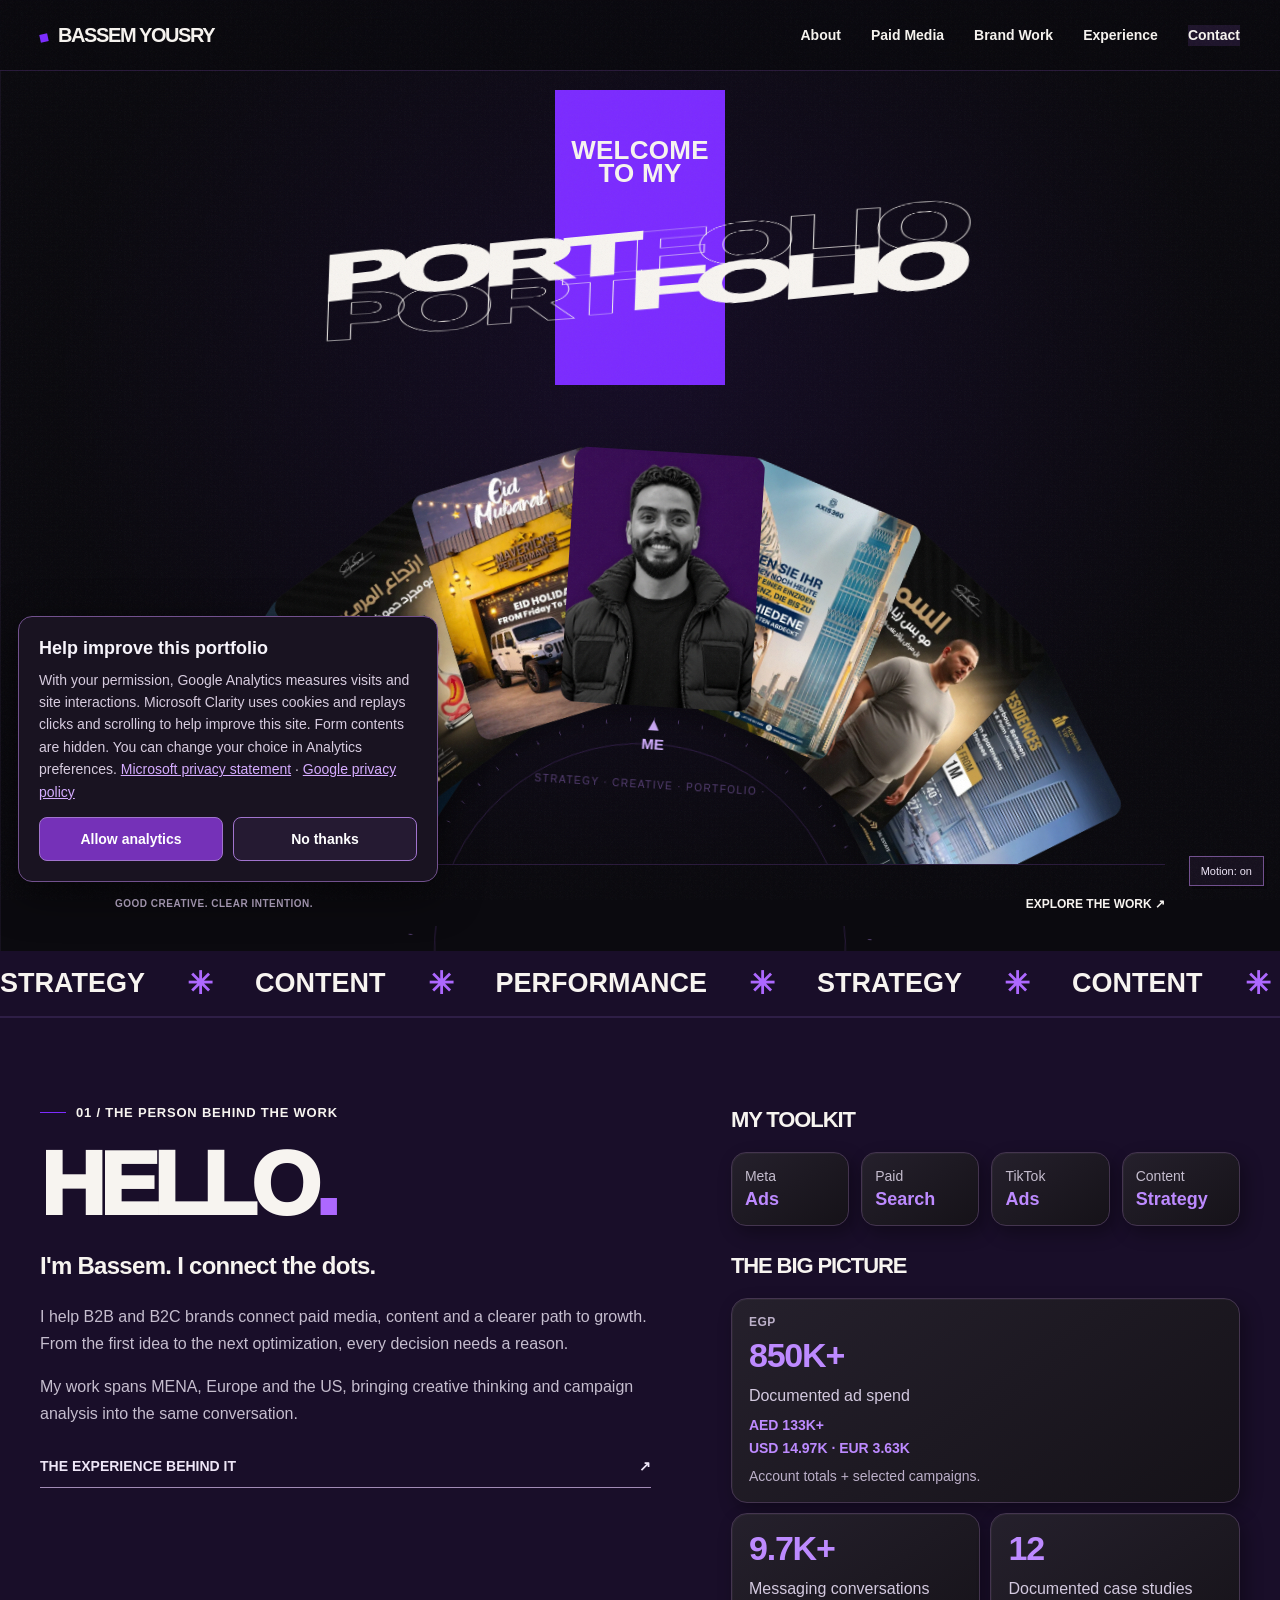
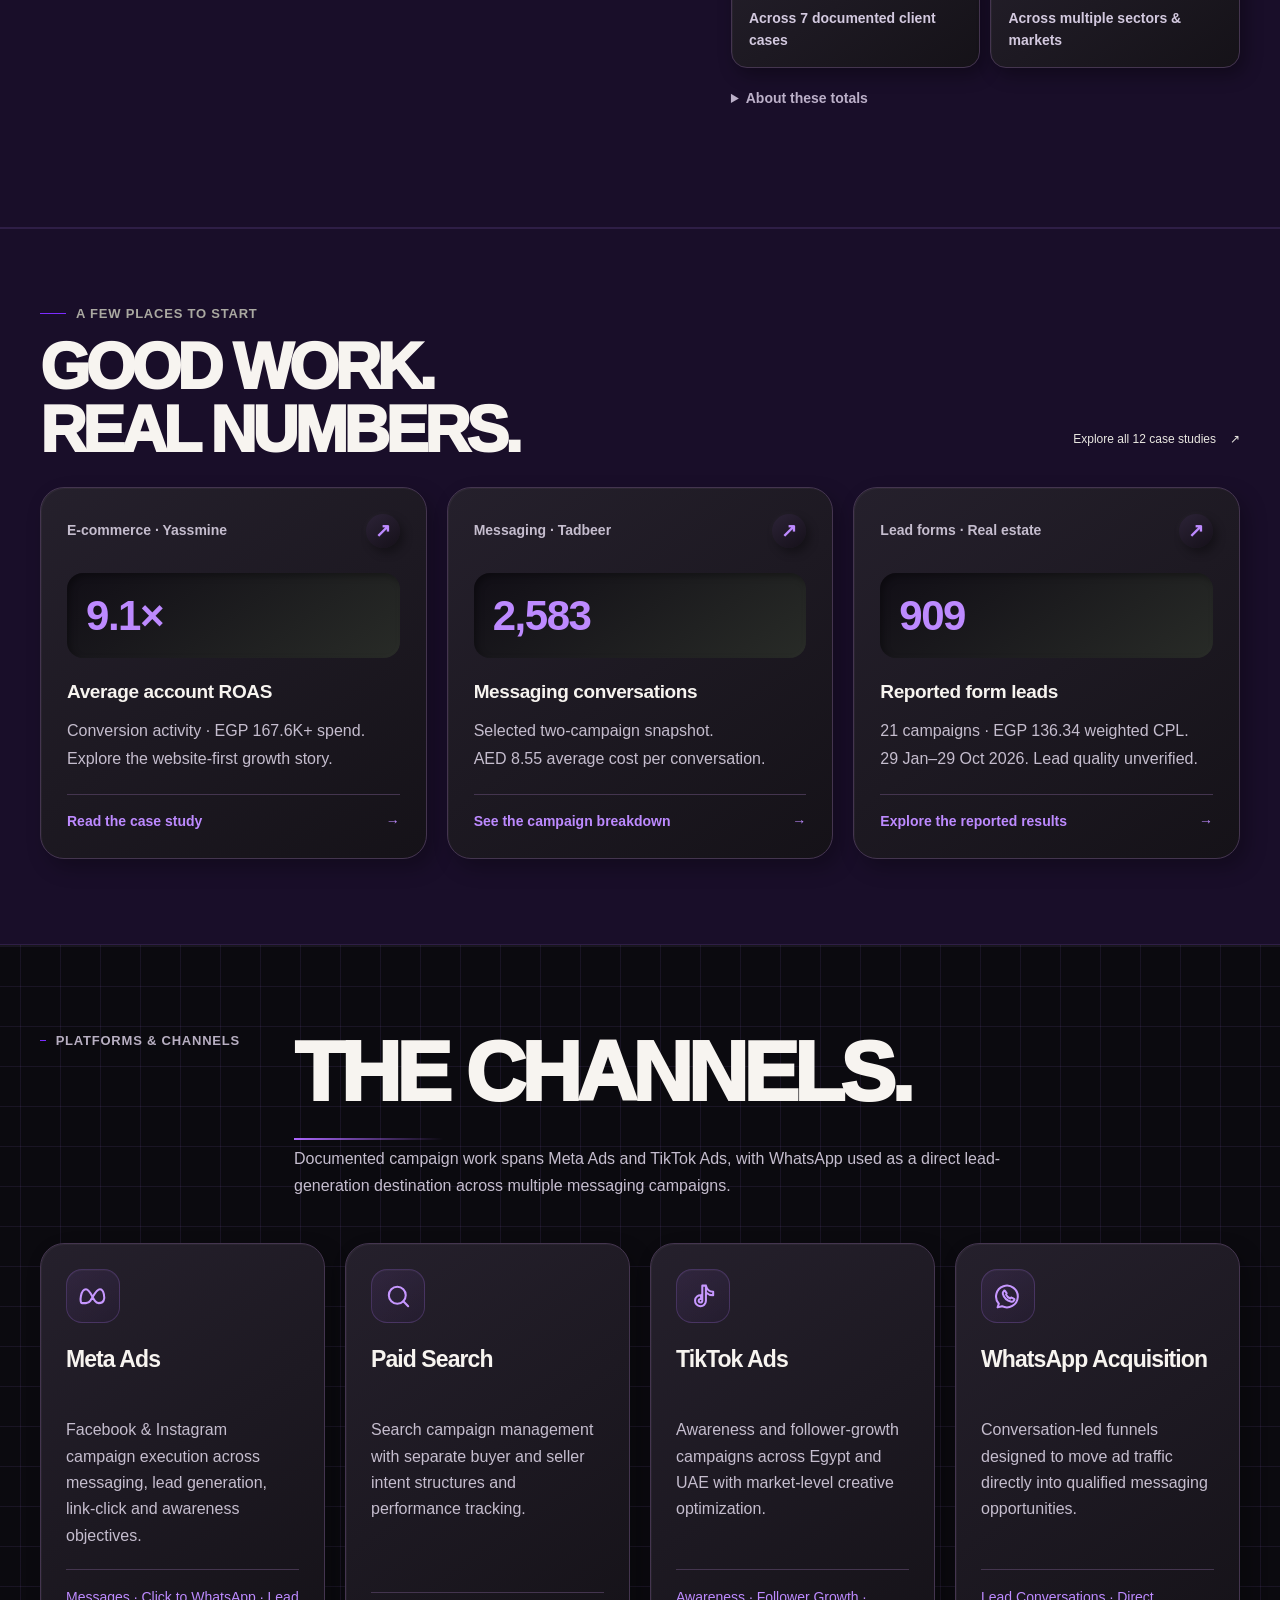
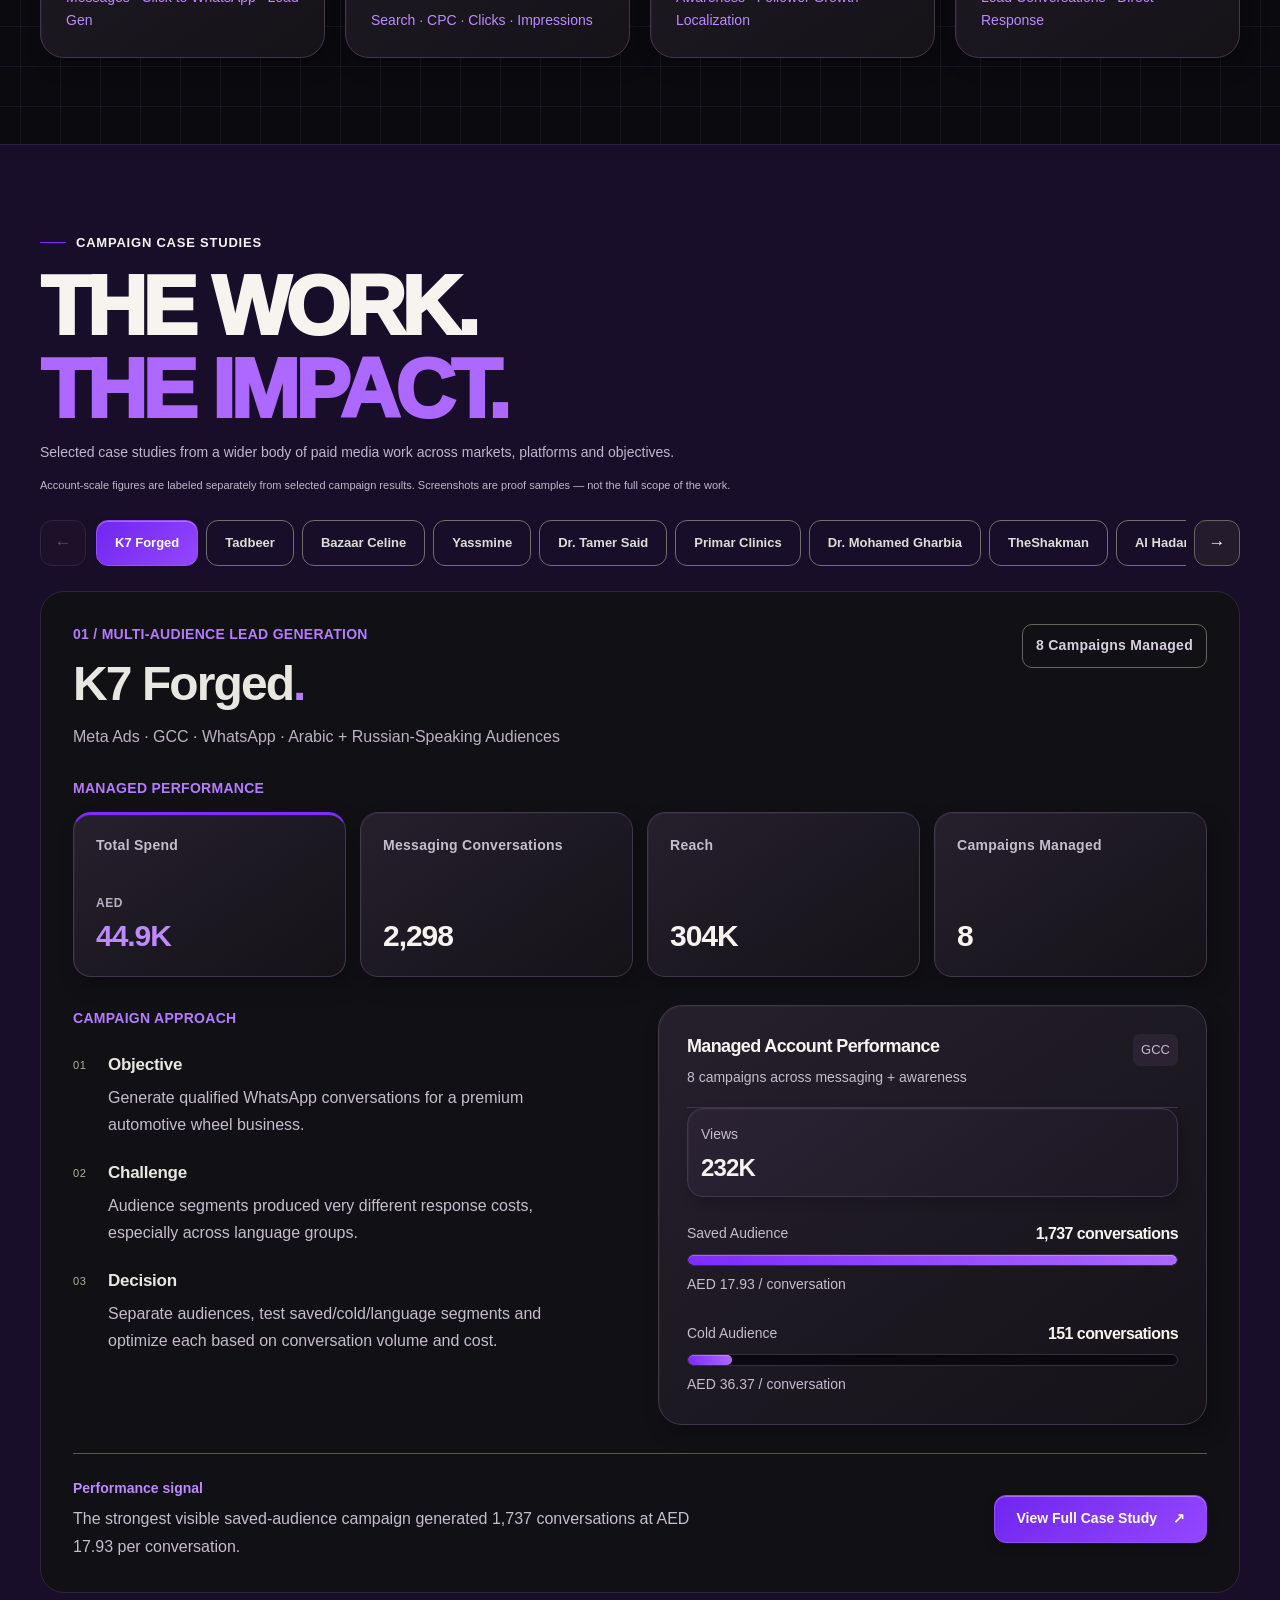
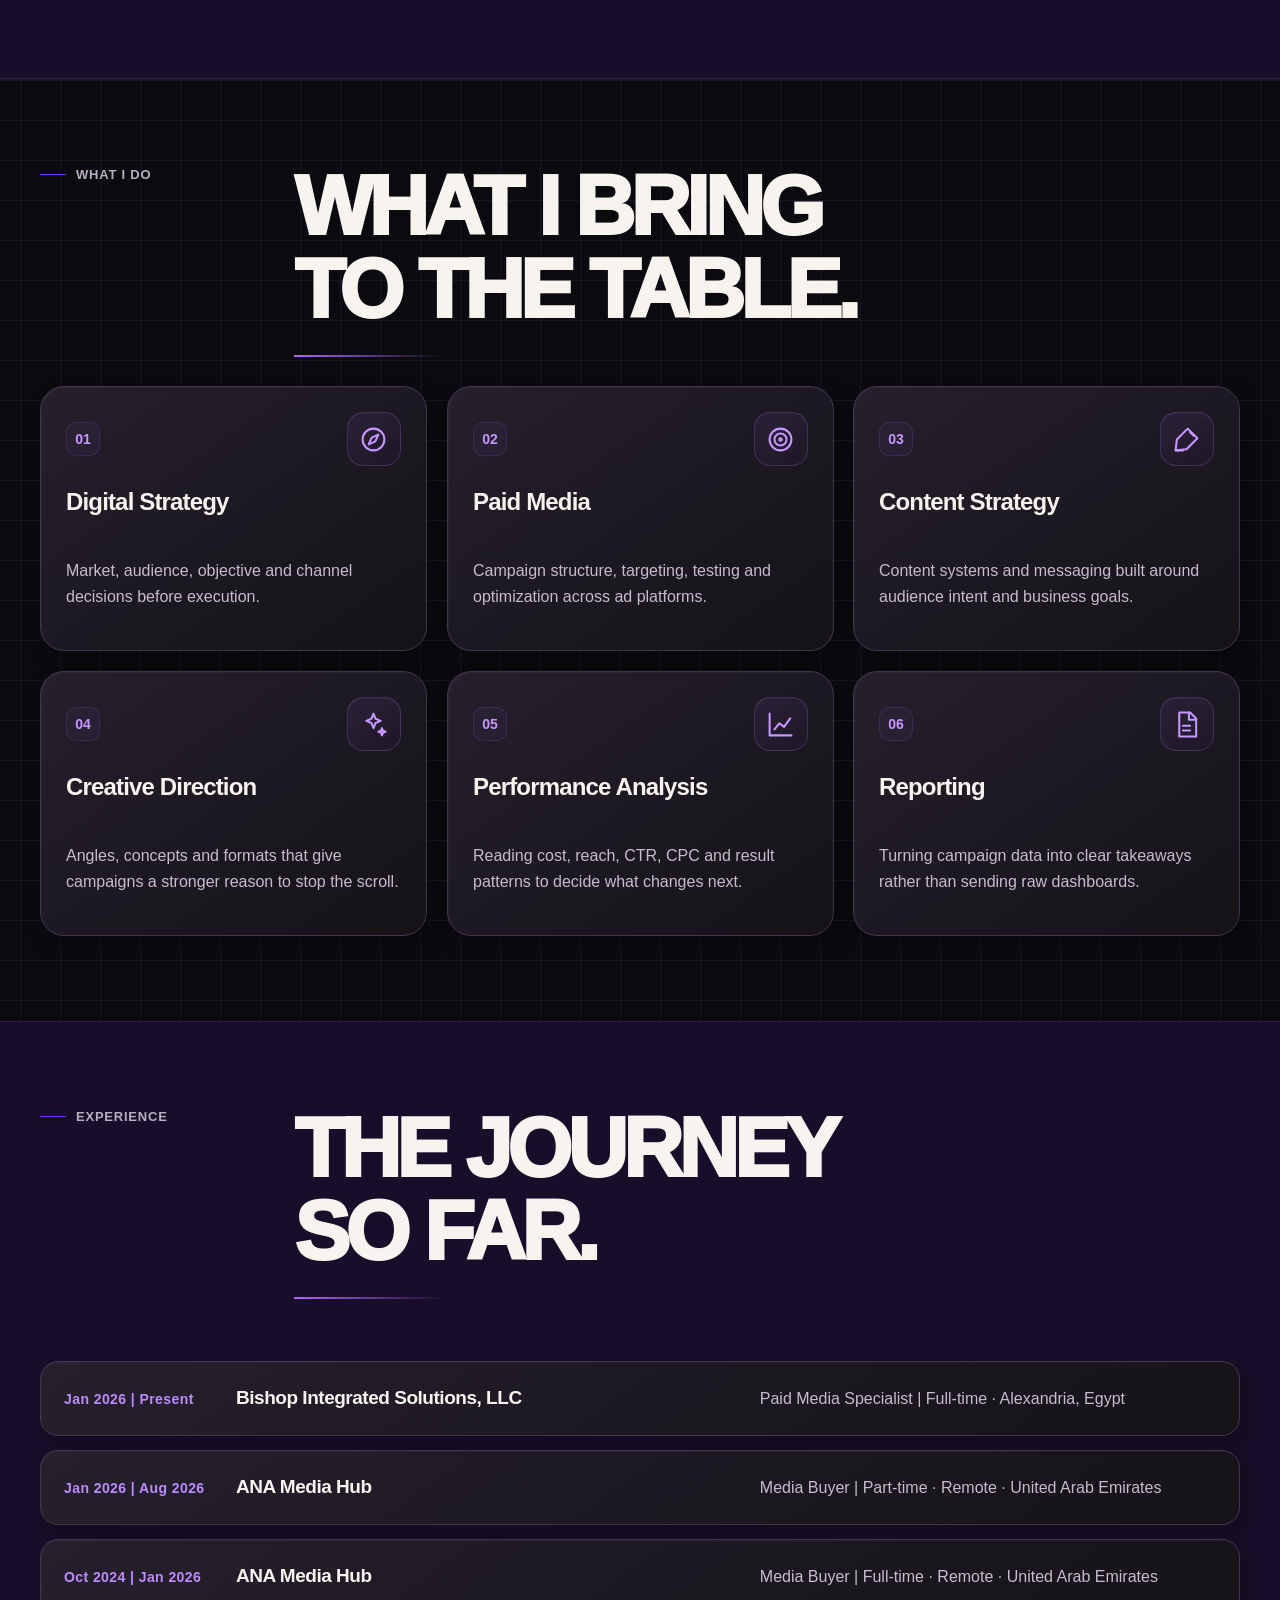
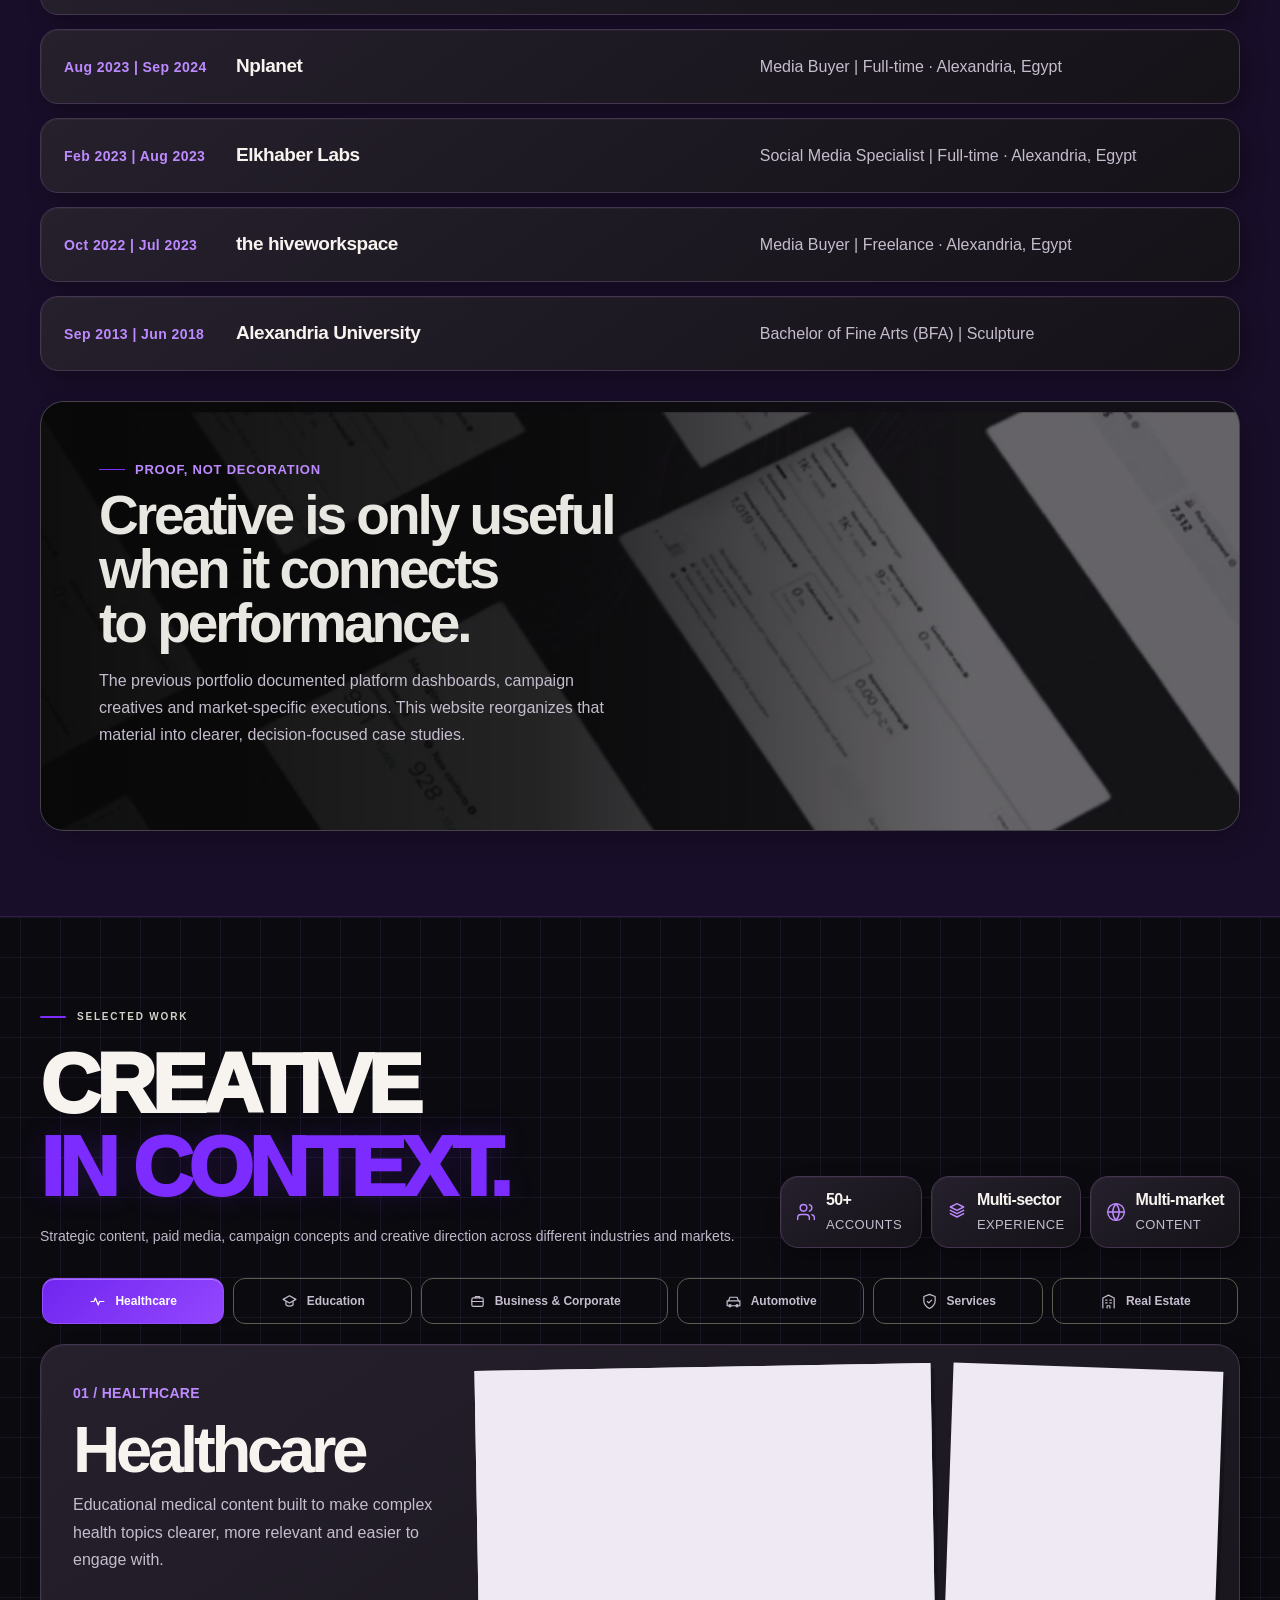
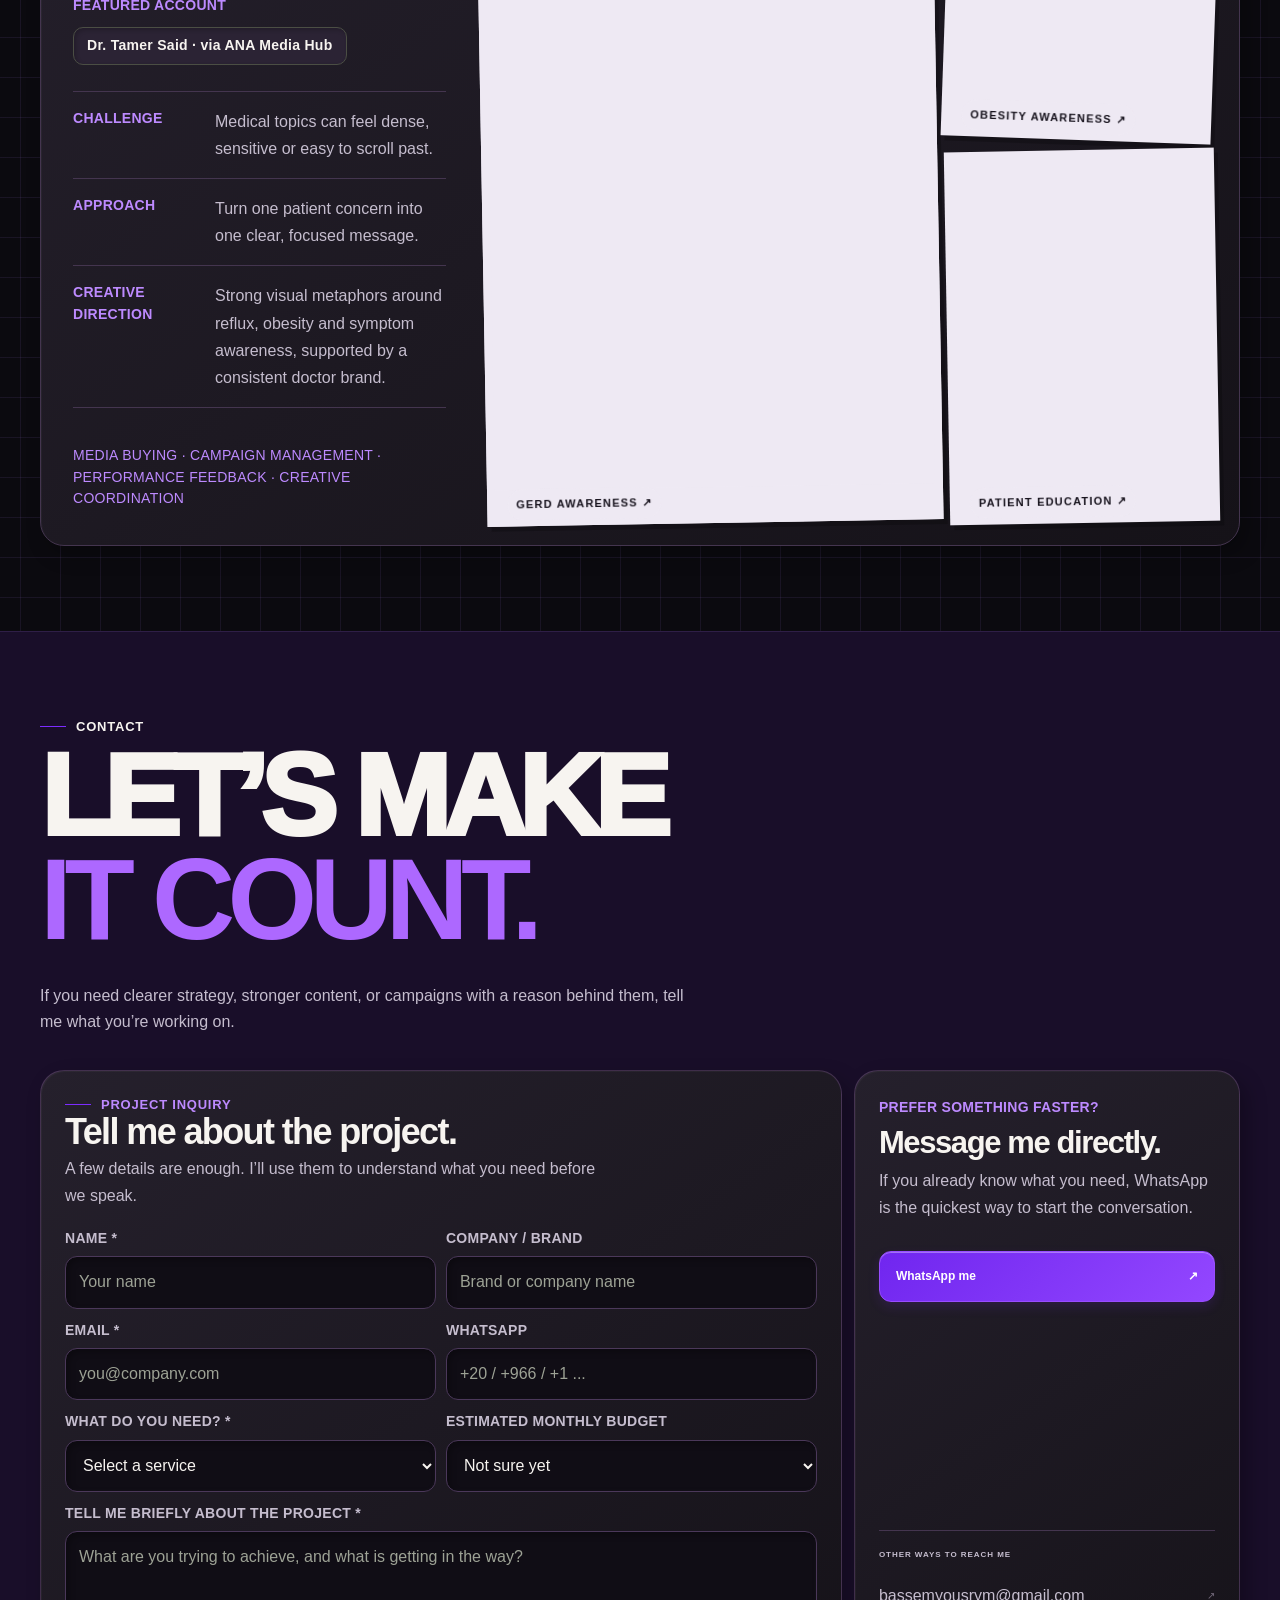
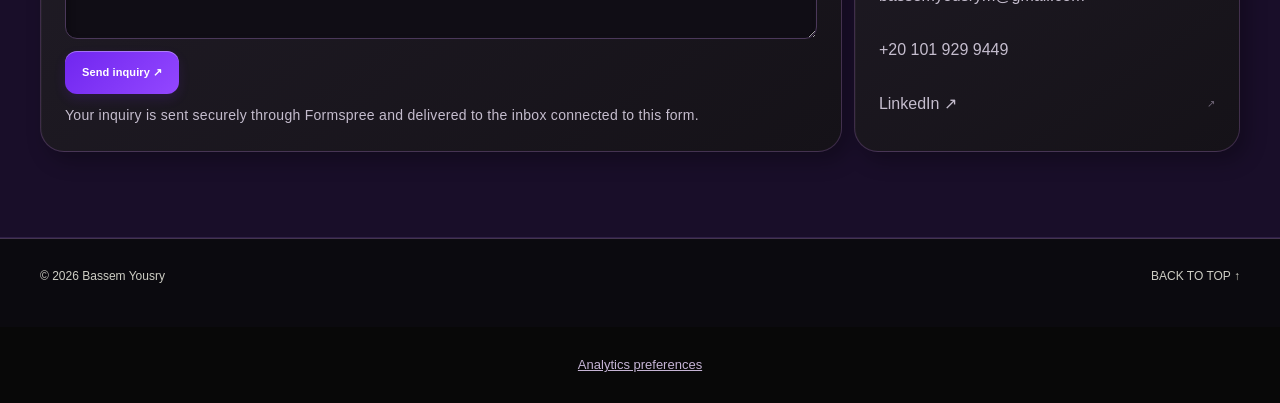
<file: index.html>
<!doctype html>
<html lang="en">
<head>
<meta charset="utf-8">
<meta name="viewport" content="width=device-width,initial-scale=1">
<meta name="description" content="Bassem Yousry | Paid Media Specialist and Digital Marketer working across paid media, content strategy and campaign optimization for B2B and B2C brands in Egypt, GCC markets and the US market.">
<meta name="theme-color" content="#080808">
<link rel="canonical" href="https://bassemyousry1.github.io/Bassem-portfolio/">
<link rel="icon" type="image/svg+xml" href="assets/images/site-icon.svg">


<meta property="og:type" content="website">
<meta property="og:site_name" content="Bassem Yousry Portfolio">
<meta property="og:title" content="Bassem Yousry | Paid Media & Digital Marketing">
<meta property="og:description" content="Paid media and content strategy for B2B and B2C brands across MENA, Europe and the US market.">
<meta property="og:url" content="https://bassemyousry1.github.io/Bassem-portfolio/">
<meta property="og:image" content="https://bassemyousry1.github.io/Bassem-portfolio/assets/og-preview.jpg">
<meta property="og:image:width" content="1200">
<meta property="og:image:height" content="630">

<meta name="twitter:card" content="summary_large_image">
<meta name="twitter:title" content="Bassem Yousry | Paid Media & Digital Marketing">
<meta name="twitter:description" content="Paid media and content strategy across MENA, Europe and the US market.">
<meta name="twitter:image" content="https://bassemyousry1.github.io/Bassem-portfolio/assets/og-preview.jpg">
<title>Bassem Yousry | Paid Media & Digital Marketing</title>
<link rel="stylesheet" href="site-524c177533.css">
</head>
<body class="paper-portfolio fan-portfolio fan-intro-active">
<a class="skip-link" href="#main-content">Skip to content</a>
<div class="noise"></div>
<div class="scroll-progress" aria-hidden="true"><span></span></div>

<svg width="0" height="0" style="position:absolute">
  <symbol id="i-phone" viewBox="0 0 24 24"><path d="M22 16.92v3a2 2 0 0 1-2.18 2 19.79 19.79 0 0 1-8.63-3.07A19.5 19.5 0 0 1 5.15 12.8a19.79 19.79 0 0 1-3.07-8.67A2 2 0 0 1 4.07 2h3a2 2 0 0 1 2 1.72c.12.9.33 1.78.62 2.63a2 2 0 0 1-.45 2.11L8 9.91a16 16 0 0 0 6.09 6.09l1.45-1.24a2 2 0 0 1 2.11-.45c.85.29 1.73.5 2.63.62A2 2 0 0 1 22 16.92z"/></symbol>
  <symbol id="i-mail" viewBox="0 0 24 24"><path d="M4 4h16a2 2 0 0 1 2 2v12a2 2 0 0 1-2 2H4a2 2 0 0 1-2-2V6a2 2 0 0 1 2-2z"/><path d="m22 6-10 7L2 6"/></symbol>
  <symbol id="i-link" viewBox="0 0 24 24"><path d="M10 13a5 5 0 0 0 7.07.07l2-2A5 5 0 0 0 12 4l-1.15 1.15"/><path d="M14 11a5 5 0 0 0-7.07-.07l-2 2A5 5 0 0 0 12 20l1.15-1.15"/></symbol>
  <symbol id="i-download" viewBox="0 0 24 24"><path d="M21 15v4a2 2 0 0 1-2 2H5a2 2 0 0 1-2-2v-4"/><path d="m7 10 5 5 5-5"/><path d="M12 15V3"/></symbol>
  <symbol id="i-target" viewBox="0 0 24 24"><circle cx="12" cy="12" r="9"/><circle cx="12" cy="12" r="5"/><circle cx="12" cy="12" r="1"/></symbol>
  <symbol id="i-chart" viewBox="0 0 24 24"><path d="M3 3v18h18"/><path d="m7 16 4-5 4 3 5-7"/></symbol>
  <symbol id="i-pen" viewBox="0 0 24 24"><path d="m12 20 9-9-8-8-9 9-1 9z"/><path d="m15 6 3 3"/><path d="M3 21h6"/></symbol>
  <symbol id="i-spark" viewBox="0 0 24 24"><path d="m12 3 1.7 4.3L18 9l-4.3 1.7L12 15l-1.7-4.3L6 9l4.3-1.7z"/><path d="m19 15 .8 2.2L22 18l-2.2.8L19 21l-.8-2.2L16 18l2.2-.8z"/></symbol>
  <symbol id="i-compass" viewBox="0 0 24 24"><circle cx="12" cy="12" r="9"/><path d="m16 8-2.5 5.5L8 16l2.5-5.5z"/></symbol>
  <symbol id="i-report" viewBox="0 0 24 24"><path d="M6 2h9l5 5v15H6z"/><path d="M14 2v6h6"/><path d="M9 13h6M9 17h6"/></symbol>
  <symbol id="i-meta" viewBox="0 0 24 24"><path d="M3 17.5C.5 17.5 1.7 6 6.2 6c3.1 0 5.2 6.7 7.4 9.7 1 1.4 1.8 1.8 3.2 1.8 4.2 0 5.1-3.5 4.2-7.4C20.4 7.4 19.1 6 17.7 6c-3 0-5.2 5.5-7.8 9.4-1.2 1.8-2.2 2.1-3.7 2.1H3Z"/></symbol>
  <symbol id="i-search" viewBox="0 0 24 24"><circle cx="11" cy="11" r="7"/><path d="m20 20-4-4"/></symbol>
  <symbol id="i-video" viewBox="0 0 24 24"><path d="M14 3v12.5a4.5 4.5 0 1 1-4-4.47v3.1a1.5 1.5 0 1 0 1 1.42V3h3Zm0 0c.8 3.2 2.9 5 6 5v3c-2.3 0-4.3-.8-6-2.3"/></symbol>
  <symbol id="i-message" viewBox="0 0 24 24"><path d="m4 18-1 3 3.6-1A9 9 0 1 0 4 18Z"/><path d="M8.2 7.5c.2-.4.6-.5.9-.1l1.3 1.8c.2.3.1.6-.4 1.2.7 1.5 1.8 2.6 3.4 3.3.5-.6.9-1 1.2-.8l2 1c.4.2.4.6.1 1.1-.5 1-1.2 1.6-2.3 1.3-3.7-.9-6.3-3.5-7.1-6.6-.2-.8.4-1.8.9-2.2Z"/></symbol>
</svg>

<nav aria-label="Main navigation"><div class="wrap nav"><a class="brand" href="#top"><i></i>BASSEM YOUSRY</a><button class="menu-toggle" type="button" aria-expanded="false" aria-controls="mainLinks"><span>Menu</span><span aria-hidden="true">＋</span></button><div class="links" id="mainLinks"><a href="#about">About</a><a href="#work">Paid Media</a><a href="#brand-work">Brand Work</a><a href="#experience">Experience</a><a href="#contact">Contact</a></div></div></nav>

<main id="top"><span id="main-content" tabindex="-1"></span>
<svg width="0" height="0" aria-hidden="true" style="position:absolute;pointer-events:none"><defs><filter id="paper-ink-only" color-interpolation-filters="sRGB"><feColorMatrix type="matrix" values="0 0 0 0 0  0 0 0 0 0  0 0 0 0 0  -0.2126 -0.7152 -0.0722 1 0"/></filter></defs></svg><header class="paper-hero reference-hero"><div class="wrap"><div class="reference-edition"><span>WELCOME<br>TO MY</span></div><div class="reference-title"><div class="reference-accent-block" aria-hidden="true"></div><h1 aria-label="Portfolio"><span class="ribbon-word" aria-hidden="true"><span>P</span><span>O</span><span>R</span><span>T</span><span>F</span><span>O</span><span>L</span><span>I</span><span>O</span></span><span class="ribbon-word ribbon-outline" aria-hidden="true"><span>P</span><span>O</span><span>R</span><span>T</span><span>F</span><span>O</span><span>L</span><span>I</span><span>O</span></span></h1></div><div class="fan-showcase" aria-label="Selected designs and the person behind them"><div class="fan-track"><div class="fan-compass" aria-hidden="true"><div class="compass-ring ring-one"></div><div class="compass-ring ring-two"></div><div class="compass-lettering">STRATEGY · CREATIVE · PORTFOLIO ·</div><div class="compass-pointer"><span>▲</span><b>ME</b></div></div><a class="fan-card " href="#brand-work" data-fan-sector="services" aria-label="Services campaign creative" style="--card-x:-207.85px;--card-y:120.00px;--card-r:-60deg;--card-z:7"><img src="assets/images/thumbs/sector-service-1.webp" fetchpriority="auto" alt="Services campaign creative" width="600" height="800" decoding="async"></a><a class="fan-card " href="#brand-work" data-fan-sector="healthcare" aria-label="Healthcare campaign creative" style="--card-x:-154.27px;--card-y:56.15px;--card-r:-40deg;--card-z:8"><img src="assets/images/thumbs/sector-health-1.webp" fetchpriority="auto" alt="Healthcare campaign creative" width="600" height="800" decoding="async"></a><a class="fan-card " href="#brand-work" data-fan-sector="automotive" aria-label="Automotive campaign creative" style="--card-x:-82.08px;--card-y:14.47px;--card-r:-20deg;--card-z:9"><img src="assets/images/thumbs/sector-auto-1.webp" fetchpriority="auto" alt="Automotive campaign creative" width="600" height="800" decoding="async"></a><a class="fan-card fan-person" href="#about"  aria-label="Meet Bassem Yousry" style="--card-x:0.00px;--card-y:0.00px;--card-r:0deg;--card-z:10"><img src="assets/images/thumbs/bassem-portrait-approved-352a72210b.webp" fetchpriority="high" alt="Bassem Yousry smiling in a black jacket" width="1254" height="1254" decoding="async"></a><a class="fan-card " href="#brand-work" data-fan-sector="business" aria-label="Business campaign creative" style="--card-x:82.08px;--card-y:14.47px;--card-r:20deg;--card-z:9"><img src="assets/images/thumbs/sector-biz-1.webp" fetchpriority="auto" alt="Business campaign creative" width="600" height="800" decoding="async"></a><a class="fan-card " href="#brand-work" data-fan-sector="healthcare" aria-label="Healthcare campaign creative" style="--card-x:154.27px;--card-y:56.15px;--card-r:40deg;--card-z:8"><img src="assets/images/thumbs/sector-health-2.webp" fetchpriority="auto" alt="Healthcare campaign creative" width="600" height="800" decoding="async"></a><a class="fan-card " href="#brand-work" data-fan-sector="real-estate" aria-label="Real estate campaign creative" style="--card-x:207.85px;--card-y:120.00px;--card-r:60deg;--card-z:7"><img src="assets/images/thumbs/sector-re-1.webp" fetchpriority="auto" alt="Real estate campaign creative" width="600" height="800" decoding="async"></a></div></div><div class="reference-footer"><span>GOOD CREATIVE. CLEAR INTENTION.</span><a href="#work">EXPLORE THE WORK ↗</a></div></div></header>
 <div class="paper-marquee" aria-hidden="true"><div><span>STRATEGY</span><span class="paper-star" aria-hidden="true">✳</span><span>CONTENT</span><span class="paper-star" aria-hidden="true">✳</span><span>PERFORMANCE</span><span class="paper-star" aria-hidden="true">✳</span><span>STRATEGY</span><span class="paper-star" aria-hidden="true">✳</span><span>CONTENT</span><span class="paper-star" aria-hidden="true">✳</span><span>PERFORMANCE</span><span class="paper-star" aria-hidden="true">✳</span><span>STRATEGY</span><span class="paper-star" aria-hidden="true">✳</span><span>CONTENT</span><span class="paper-star" aria-hidden="true">✳</span><span>PERFORMANCE</span><span class="paper-star" aria-hidden="true">✳</span><span>STRATEGY</span><span class="paper-star" aria-hidden="true">✳</span><span>CONTENT</span><span class="paper-star" aria-hidden="true">✳</span><span>PERFORMANCE</span><span class="paper-star" aria-hidden="true">✳</span></div></div>
 <section class="paper-about" id="about"><div class="wrap paper-about-grid">
 <div class="paper-about-copy"><div class="kicker">01 / The person behind the work</div><h2>HELLO<span class="red-ink">.</span></h2><h3>I'm Bassem. I connect the dots.</h3><p>I help B2B and B2C brands connect paid media, content and a clearer path to growth. From the first idea to the next optimization, every decision needs a reason.</p><p>My work spans MENA, Europe and the US, bringing creative thinking and campaign analysis into the same conversation.</p><a href="#experience" class="paper-text-link">THE EXPERIENCE BEHIND IT <span>↗</span></a></div>
 <div class="paper-skills"><h3>MY TOOLKIT</h3><div class="paper-tool-grid"><span>Meta<br><b>Ads</b></span><span>Paid<br><b>Search</b></span><span>TikTok<br><b>Ads</b></span><span>Content<br><b>Strategy</b></span></div><h3>THE BIG PICTURE</h3><dl class="paper-proof-results"><div><dt><small>EGP</small>850K+</dt><dd>Documented ad spend<strong class="paper-spend-currencies">AED 133K+<br>USD 14.97K · EUR 3.63K</strong><span>Account totals + selected campaigns.</span></dd></div><div><dt>9.7K+</dt><dd>Messaging conversations<strong>Across 7 documented client cases</strong></dd></div><div><dt>12</dt><dd>Documented case studies<strong>Across multiple sectors &amp; markets</strong></dd></div></dl><details class="paper-proof-note"><summary>About these totals</summary><p>Spend is grouped by currency and includes account-history totals alongside selected campaign snapshots. It is documented scope, not a claim that every historical campaign was managed by me. Estimated spend and duplicate campaign breakdowns are excluded. Conversations sum selected results across seven clients; they are not unique people. These figures cover available evidence, not lifetime totals.</p></details></div>
 </div></section>
 

<section class="featured-results" aria-labelledby="featuredTitle"><div class="wrap">
  <div class="featured-heading"><div><div class="kicker">A few places to start</div><h2 id="featuredTitle">GOOD WORK.<br>REAL NUMBERS.</h2></div><a href="#work" class="text-link">Explore all 12 case studies <span aria-hidden="true">↗</span></a></div>
  <div class="featured-grid">
    <a class="featured-card" href="#work" data-featured-campaign="yassmine"><div class="featured-card-top"><span>E-commerce · Yassmine</span><span aria-hidden="true">↗</span></div><b>9.1×</b><h3>Average account ROAS</h3><p>Conversion activity · EGP 167.6K+ spend.<br>Explore the website-first growth story.</p><span class="featured-cta">Read the case study <span aria-hidden="true">→</span></span></a>
    <a class="featured-card" href="#work" data-featured-campaign="tadbeer"><div class="featured-card-top"><span>Messaging · Tadbeer</span><span aria-hidden="true">↗</span></div><b>2,583</b><h3>Messaging conversations</h3><p>Selected two-campaign snapshot.<br>AED 8.55 average cost per conversation.</p><span class="featured-cta">See the campaign breakdown <span aria-hidden="true">→</span></span></a>
    <a class="featured-card" href="#work" data-featured-campaign="realestate"><div class="featured-card-top"><span>Lead forms · Real estate</span><span aria-hidden="true">↗</span></div><b>909</b><h3>Reported form leads</h3><p>21 campaigns · EGP 136.34 weighted CPL.<br>29 Jan–29 Oct 2026. Lead quality unverified.</p><span class="featured-cta">Explore the reported results <span aria-hidden="true">→</span></span></a>
  </div>
</div></section>

<section id="platforms"><div class="wrap">
  <div class="head reveal"><div class="kicker">Platforms & Channels</div><h2>THE CHANNELS.</h2></div>
  <p class="subcopy reveal">Documented campaign work spans Meta Ads and TikTok Ads, with WhatsApp used as a direct lead-generation destination across multiple messaging campaigns.</p>
  <div class="platforms">
    <article class="platform reveal"><div class="platform-icon"><svg class="ico lg" aria-hidden="true" focusable="false"><use href="#i-meta"/></svg></div><div><h3>Meta Ads</h3><p>Facebook & Instagram campaign execution across messaging, lead generation, link-click and awareness objectives.</p><small>Messages · Click to WhatsApp · Lead Gen</small></div></article>
    <article class="platform reveal"><div class="platform-icon"><svg class="ico lg" aria-hidden="true" focusable="false"><use href="#i-search"/></svg></div><div><h3>Paid Search</h3><p>Search campaign management with separate buyer and seller intent structures and performance tracking.</p><small>Search · CPC · Clicks · Impressions</small></div></article>
    <article class="platform reveal"><div class="platform-icon"><svg class="ico lg" aria-hidden="true" focusable="false"><use href="#i-video"/></svg></div><div><h3>TikTok Ads</h3><p>Awareness and follower-growth campaigns across Egypt and UAE with market-level creative optimization.</p><small>Awareness · Follower Growth · Localization</small></div></article>
    <article class="platform reveal"><div class="platform-icon"><svg class="ico lg" aria-hidden="true" focusable="false"><use href="#i-message"/></svg></div><div><h3>WhatsApp Acquisition</h3><p>Conversation-led funnels designed to move ad traffic directly into qualified messaging opportunities.</p><small>Lead Conversations · Direct Response</small></div></article>
  </div>
</div></section>

<section id="work">
  <div class="wrap">

    <div class="campaign-v22-head reveal">
      <div class="campaign-v21-heading">
        <div>
          <div class="kicker">Campaign Case Studies</div>
          <h2>THE WORK.<br><span class="red-ink">THE IMPACT.</span></h2>
          <p>Selected case studies from a wider body of paid media work across markets, platforms and objectives.</p>
          <div class="campaign-scope-note">Account-scale figures are labeled separately from selected campaign results. Screenshots are proof samples — not the full scope of the work.</div>
        </div>

        <div class="campaign-v21-tab-shell">
          <button class="campaign-tab-arrow prev" id="campaignTabPrev" type="button" aria-label="Previous campaign">←</button>
          <div class="campaign-v21-tabs" id="campaignV21Tabs" role="tablist" aria-label="Campaign case studies">
            <button class="campaign-v21-tab active" data-campaign-target="k7" role="tab" aria-selected="true">K7 Forged</button>
            <button class="campaign-v21-tab" data-campaign-target="tadbeer" role="tab" aria-selected="false">Tadbeer</button>
            <button class="campaign-v21-tab" data-campaign-target="bazaar" role="tab" aria-selected="false">Bazaar Celine</button>
            <button class="campaign-v21-tab" data-campaign-target="yassmine" role="tab" aria-selected="false">Yassmine</button>
            <button class="campaign-v21-tab" data-campaign-target="drtamer" role="tab" aria-selected="false">Dr. Tamer Said</button>
            <button class="campaign-v21-tab" data-campaign-target="sherbiny" role="tab" aria-selected="false">Primar Clinics</button>
            <button class="campaign-v21-tab" data-campaign-target="gharbia" role="tab" aria-selected="false">Dr. Mohamed Gharbia</button>
            <button class="campaign-v21-tab" data-campaign-target="shakman" role="tab" aria-selected="false">TheShakman</button>
            <button class="campaign-v21-tab" data-campaign-target="hadara" role="tab" aria-selected="false">Al Hadara Center</button>
            <button class="campaign-v21-tab" data-campaign-target="exige" role="tab" aria-selected="false">Exige Auto</button>
            <button class="campaign-v21-tab" data-campaign-target="zafran" role="tab" aria-selected="false">Zafran Market</button>
            <button class="campaign-v21-tab" data-campaign-target="realestate" role="tab" aria-selected="false">Real Estate Lead Generation</button>
          </div>
          <button class="campaign-tab-arrow next" id="campaignTabNext" type="button" aria-label="Next campaign">→</button>
        </div>
      </div>
    </div>

    <div class="campaign-v21-stack reveal">
      <!-- Real Estate: verified form-lead rows, 29 Jan–29 Oct 2026 -->
      <article class="campaign-v21-case campaign-editorial" data-campaign="realestate">
 <header class="case-heading"><div><div class="campaign-v21-index">12 / Real Estate Lead Generation</div><h3>Real Estate Lead Generation<span class="case-title-dot" aria-hidden="true">.</span></h3><p class="campaign-v21-sub">Meta Ads · Lead Forms · EGP · 29 Jan–29 Oct 2026</p></div><div class="case-context">21 Form-Lead Campaigns</div></header>
 <div class="case-results"><div class="case-section-label">Reported Form-Lead Performance</div><div class="case-outcomes"><div class="case-outcome primary-outcome"><span class="metric-label">Reported Form Leads</span><b class="metric-value"><span class="metric-currency" aria-hidden="true">&nbsp;</span><span class="metric-number">909</span></b></div><div class="case-outcome"><span class="metric-label">Form-Lead Campaign Spend</span><b class="metric-value"><span class="metric-currency">EGP</span><span class="metric-number">123.93K</span></b></div><div class="case-outcome"><span class="metric-label">Weighted Cost / Form Lead</span><b class="metric-value"><span class="metric-currency">EGP</span><span class="metric-number">136.34</span></b></div><div class="case-outcome"><span class="metric-label">Form-Lead Campaigns</span><b class="metric-value"><span class="metric-currency" aria-hidden="true">&nbsp;</span><span class="metric-number">21</span></b></div></div></div>
 <div class="case-story"><div class="case-section-label">Campaign approach</div><div class="strategy-steps"><div class="strategy-step"><span>01</span><div><h5>Objective</h5><p>Generate property inquiries through lead forms for Bait Al Watan, North Rehab and ZAHYA campaigns.</p></div></div><div class="strategy-step"><span>02</span><div><h5>Campaign scope</h5><p>The export also includes hiring messages, visits, awareness and custom conversions, measured separately from form leads.</p></div></div><div class="strategy-step"><span>03</span><div><h5>Measurement</h5><p>Include only Leads (form) rows. Weighted CPL equals their total spend divided by their total form leads.</p></div></div></div></div>
 <div class="campaign-chart-panel">
          <div class="campaign-chart-head"><div><strong>Form-Lead Results</strong><span>Matching spend and lead scope · 21 campaigns</span></div><small>29 Jan–29 Oct 2026</small></div>
          
          <div class="chart-stat-grid"><div><span>Form-lead campaign spend</span><b>EGP 123,932.22</b></div><div><span>Impressions · same campaigns</span><b>640,199</b></div></div>
          <div class="chart-callout"><span>Weighted cost per form lead</span><b>EGP 136.34</b><small>Total included spend ÷ 909 reported leads</small></div>
          <div class="chart-footnote">Source: Untitled-report.xlsx, Raw Data Report, 29 Jan–29 Oct 2026. Only Leads (form) rows are included. Custom conversions, messaging, visits, awareness and rows without a result type are excluded together with their spend. Form submissions do not establish qualified buyers, sales or revenue.</div>
        </div>
 <footer class="case-card-footer"><div class="case-takeaway"><span>Selected campaign</span><p>Bait Al Watan – Residential F13 9/4: 46 form leads from EGP 1,730.50 spend at EGP 37.62 per lead. This is one campaign, not the overall average.</p></div><button class="campaign-v21-full-btn" type="button" data-case="realestate">View Full Case Study <span aria-hidden="true">↗</span></button></footer>
 </article>


      <!-- 05 K7 -->
      <article class="campaign-v21-case campaign-editorial active" data-campaign="k7">
 <header class="case-heading"><div><div class="campaign-v21-index">01 / Multi-Audience Lead Generation</div><h3>K7 Forged<span class="case-title-dot" aria-hidden="true">.</span></h3><p class="campaign-v21-sub">Meta Ads · GCC · WhatsApp · Arabic + Russian-Speaking Audiences</p></div><div class="case-context">8 Campaigns Managed</div></header>
 <div class="case-results"><div class="case-section-label">Managed Performance</div><div class="case-outcomes"><div class="case-outcome primary-outcome"><span class="metric-label">Total Spend</span><b class="metric-value"><span class="metric-currency">AED</span><span class="metric-number">44.9K</span></b></div><div class="case-outcome"><span class="metric-label">Messaging Conversations</span><b class="metric-value"><span class="metric-currency" aria-hidden="true">&nbsp;</span><span class="metric-number">2,298</span></b></div><div class="case-outcome"><span class="metric-label">Reach</span><b class="metric-value"><span class="metric-currency" aria-hidden="true">&nbsp;</span><span class="metric-number">304K</span></b></div><div class="case-outcome"><span class="metric-label">Campaigns Managed</span><b class="metric-value"><span class="metric-currency" aria-hidden="true">&nbsp;</span><span class="metric-number">8</span></b></div></div></div>
 <div class="case-story"><div class="case-section-label">Campaign approach</div><div class="strategy-steps"><div class="strategy-step"><span>01</span><div><h5>Objective</h5><p>Generate qualified WhatsApp conversations for a premium automotive wheel business.</p></div></div><div class="strategy-step"><span>02</span><div><h5>Challenge</h5><p>Audience segments produced very different response costs, especially across language groups.</p></div></div><div class="strategy-step"><span>03</span><div><h5>Decision</h5><p>Separate audiences, test saved/cold/language segments and optimize each based on conversation volume and cost.</p></div></div></div></div>
 <div class="campaign-chart-panel">
          <div class="campaign-chart-head">
            <div><strong>Managed Account Performance</strong><span>8 campaigns across messaging + awareness</span></div>
            <small>GCC</small>
          </div>
          
          <div class="chart-stat-grid">
            
            
            <div><span>Views</span><b>232K</b></div>
            
          </div>
          <div class="horizontal-chart compact-bars">
            <div class="chart-row">
              <div class="chart-row-label"><span>Saved Audience</span><b>1,737 conversations</b></div>
              <div class="chart-track"><i style="width:100%"></i></div>
              <small>AED 17.93 / conversation</small>
            </div>
            <div class="chart-row">
              <div class="chart-row-label"><span>Cold Audience</span><b>151 conversations</b></div>
              <div class="chart-track"><i style="width:9%"></i></div>
              <small>AED 36.37 / conversation</small>
            </div>
          </div>
        </div>
 <footer class="case-card-footer"><div class="case-takeaway">
            <span>Performance signal</span>
            <p>The strongest visible saved-audience campaign generated 1,737 conversations at AED 17.93 per conversation.</p>
          </div><button class="campaign-v21-full-btn" type="button" data-case="k7">View Full Case Study <span aria-hidden="true">↗</span></button></footer>
 </article>

      <!-- 04 Tadbeer -->
      <article class="campaign-v21-case campaign-editorial" data-campaign="tadbeer">
 <header class="case-heading"><div><div class="campaign-v21-index">02 / Lead Generation at Scale</div><h3>Tadbeer Center<span class="case-title-dot" aria-hidden="true">.</span></h3><p class="campaign-v21-sub">Meta Ads · UAE · WhatsApp Messaging</p></div><div class="case-context">15+ Campaigns Managed</div></header>
 <div class="case-results"><div class="case-section-label">Selected 2-Campaign Snapshot</div><div class="case-outcomes"><div class="case-outcome primary-outcome"><span class="metric-label">Selected Spend</span><b class="metric-value"><span class="metric-currency">AED</span><span class="metric-number">22.1K</span></b></div><div class="case-outcome"><span class="metric-label">Messaging Conversations</span><b class="metric-value"><span class="metric-currency" aria-hidden="true">&nbsp;</span><span class="metric-number">2,583</span></b></div><div class="case-outcome"><span class="metric-label">Avg. Cost / Conversation</span><b class="metric-value"><span class="metric-currency">AED</span><span class="metric-number">8.55</span></b></div><div class="case-outcome"><span class="metric-label">Reach</span><b class="metric-value"><span class="metric-currency" aria-hidden="true">&nbsp;</span><span class="metric-number">59.1K</span></b></div></div></div>
 <div class="case-story"><div class="case-section-label">Campaign approach</div><div class="strategy-steps"><div class="strategy-step"><span>01</span><div><h5>Objective</h5><p>Generate WhatsApp inquiries for home-labor services across multiple campaign waves.</p></div></div><div class="strategy-step"><span>02</span><div><h5>Challenge</h5><p>Maintain conversation efficiency as campaign volume and audience coverage increased.</p></div></div><div class="strategy-step"><span>03</span><div><h5>Decision</h5><p>Use direct-response messaging structures, separate audience groups and continuously optimize cost per conversation.</p></div></div></div></div>
 <div class="campaign-chart-panel">
          <div class="campaign-chart-head">
            <div><strong>Messaging Volume</strong><span>Two documented campaigns</span></div>
            <small>15+ campaigns managed overall</small>
          </div>
          
          <div class="horizontal-chart">
            <div class="chart-row">
              <div class="chart-row-label"><span>Main Messaging Campaign</span><b>2,254</b></div>
              <div class="chart-track"><i style="width:100%"></i></div>
              <small>AED 8.67 / conversation · AED 19.55K spend</small>
            </div>
            <div class="chart-row">
              <div class="chart-row-label"><span>Foreigners Segment</span><b>329</b></div>
              <div class="chart-track"><i style="width:15%"></i></div>
              <small>AED 7.71 / conversation · AED 2.54K spend</small>
            </div>
          </div>
          <div class="chart-callout"><span>Combined selected efficiency</span><b>AED 8.55</b><small>average cost per messaging conversation</small></div>
        </div>
 <footer class="case-card-footer"><div class="case-takeaway">
            <span>Scale beyond the screenshot</span>
            <p>I managed 15+ campaigns for Tadbeer. The numbers above are a documented two-campaign snapshot, not the full account history.</p>
          </div><button class="campaign-v21-full-btn" type="button" data-case="tadbeer">View Full Case Study <span aria-hidden="true">↗</span></button></footer>
 </article>

      <!-- 07 Bazaar Celine -->
      <article class="campaign-v21-case campaign-editorial" data-campaign="bazaar">
 <header class="case-heading"><div><div class="campaign-v21-index">03 / Multi-Market Jewelry</div><h3>Bazaar Celine<span class="case-title-dot" aria-hidden="true">.</span></h3><p class="campaign-v21-sub">Jewelry / Accessories · UAE · Jordan · Egypt · Meta Ads</p></div><div class="case-context">Multi-Market</div></header>
 <div class="case-results"><div class="case-section-label">Brand Scale Across Markets</div><div class="case-outcomes"><div class="case-outcome primary-outcome"><span class="metric-label">Egypt + Jordan Account Impressions</span><b class="metric-value"><span class="metric-currency" aria-hidden="true">&nbsp;</span><span class="metric-number">10.8M</span></b></div><div class="case-outcome"><span class="metric-label">Egypt + Jordan Account Reach</span><b class="metric-value"><span class="metric-currency" aria-hidden="true">&nbsp;</span><span class="metric-number">3.96M</span></b></div><div class="case-outcome"><span class="metric-label">UAE Messaging Conversations</span><b class="metric-value"><span class="metric-currency" aria-hidden="true">&nbsp;</span><span class="metric-number">1,080</span></b></div><div class="case-outcome"><span class="metric-label">UAE Avg. Cost / Conversation</span><b class="metric-value"><span class="metric-currency">AED</span><span class="metric-number">9.47</span></b></div></div></div>
 <div class="case-story"><div class="case-section-label">Campaign approach</div><div class="strategy-steps"><div class="strategy-step"><span>01</span><div><h5>Objective</h5><p>Drive sales conversations and traffic across three markets without treating different currencies and markets as one blended result.</p></div></div><div class="strategy-step"><span>02</span><div><h5>Challenge</h5><p>UAE ran in AED while Egypt + Jordan shared a USD account, with Jordan carrying most of the budget.</p></div></div><div class="strategy-step"><span>03</span><div><h5>Decision</h5><p>Keep market performance separated inside one brand case and use account scale only as context where the account includes broader history.</p></div></div></div></div>
 <div class="campaign-chart-panel">
          <div class="campaign-chart-head">
            <div><strong>Multi-Market Performance</strong><span>One brand · separate market economics</span></div>
            <small>UAE · Jordan · Egypt</small>
          </div>
          <div class="bazaar-market-grid">
            <div class="bazaar-market-card">
              <span>Egypt + Jordan Account Scale</span>
              <b>$14.97K</b>
              <small>Total account spend</small>
              <div class="bazaar-budget-split">
                <div class="budget-donut"><div><b>90%</b><span>Jordan</span></div></div>
                <div class="split-copy">
                  <p><strong>≈ $13.47K</strong><span>Jordan</span></p>
                  <p><strong>≈ $1.50K</strong><span>Egypt</span></p>
                </div>
              </div>
            </div>
            <div class="bazaar-market-card accent">
              <span>UAE Snapshot</span>
              <b>1,080</b>
              <small>Messaging conversations</small>
              <div class="bazaar-uae-stats">
                <p><strong>AED 10.23K</strong><span>Spend</span></p>
                <p><strong>AED 9.47</strong><span>Avg. CPR</span></p>
                <p><strong>299.8K</strong><span>Views</span></p>
              </div>
            </div>
          </div>
          <div class="chart-footnote">128 campaigns are visible in the Egypt + Jordan account history; that count is account scale, not a claim that every historical campaign was managed by me.</div>
        </div>
 <footer class="case-card-footer"><div class="case-takeaway">
            <span>Currency kept separate</span>
            <p>Egypt + Jordan account scale: $14.97K total spend. Approx. allocation: Jordan 90% / Egypt 10%. UAE snapshot: AED 10.23K spend across 3 campaigns.</p>
          </div><button class="campaign-v21-full-btn" type="button" data-case="bazaar">View Full Case Study <span aria-hidden="true">↗</span></button></footer>
 </article>

      <!-- 11 Yassmine -->
      <article class="campaign-v21-case campaign-editorial" data-campaign="yassmine">
 <header class="case-heading"><div><div class="campaign-v21-index">04 / E-commerce Growth</div><h3>Yassmine<span class="case-title-dot" aria-hidden="true">.</span></h3><p class="campaign-v21-sub">Meta Ads · Egypt · Website Conversion · Long-Term Partnership</p></div><div class="case-context">E-commerce</div></header>
 <div class="case-results"><div class="case-section-label">Conversion Performance</div><div class="case-outcomes"><div class="case-outcome primary-outcome"><span class="metric-label">Average Account ROAS</span><b class="metric-value"><span class="metric-currency" aria-hidden="true">&nbsp;</span><span class="metric-number">9.1×</span></b></div><div class="case-outcome"><span class="metric-label">Best Selected Campaign ROAS</span><b class="metric-value"><span class="metric-currency" aria-hidden="true">&nbsp;</span><span class="metric-number">16.95×</span></b></div><div class="case-outcome"><span class="metric-label">Purchases · New Site Campaign</span><b class="metric-value"><span class="metric-currency" aria-hidden="true">&nbsp;</span><span class="metric-number">347</span></b></div><div class="case-outcome"><span class="metric-label">Conversion Ad Spend</span><b class="metric-value"><span class="metric-currency">EGP</span><span class="metric-number">167.6K+</span></b></div></div></div>
 <div class="case-story"><div class="case-section-label">Campaign approach</div><div class="strategy-steps"><div class="strategy-step"><span>01</span><div><h5>Objective</h5><p>Build a more scalable path from paid traffic to completed purchase.</p></div></div><div class="strategy-step"><span>02</span><div><h5>Challenge</h5><p>Sales depended heavily on manual DMs, limiting the ability to scale conversion activity cleanly.</p></div></div><div class="strategy-step"><span>03</span><div><h5>Decision</h5><p>Shift toward a website-first conversion journey and optimize the wider funnel, not Ads Manager in isolation.</p></div></div></div></div>
 <div class="campaign-chart-panel">
          <div class="campaign-chart-head">
            <div><strong>Selected Conversion Performance</strong><span>Average account efficiency + campaign-level proof</span></div>
            <small>E-commerce</small>
          </div>
          
          <div class="yassmine-selected-grid">
            <div><span>New Site</span><b>347</b><small>purchases · 11.54× ROAS</small></div>
            <div><span>Ramadan</span><b>16.95×</b><small>ROAS · 53 purchases</small></div>
            <div><span>August</span><b>10.84×</b><small>ROAS · 72 purchases</small></div>
          </div>
          <div class="chart-footnote">Conversion spend: EGP 167.6K+. Attributed revenue ≈ EGP 1.52M. Full campaign proof is inside the case study.</div>
        </div>
 <footer class="case-card-footer"><div class="case-takeaway">
            <span>Long-term context</span>
            <p>≈ EGP 1.52M attributed revenue from conversion activity across an 18-month working relationship. The 18 months are context — not the headline metric.</p>
          </div><button class="campaign-v21-full-btn" type="button" data-case="yassmine">View Full Case Study <span aria-hidden="true">↗</span></button></footer>
 </article>

      <!-- 03 Dr Tamer -->
      <article class="campaign-v21-case campaign-editorial" data-campaign="drtamer">
 <header class="case-heading"><div><div class="campaign-v21-index">05 / Multi-Location Medical Account</div><h3>Dr. Tamer Said<span class="case-title-dot" aria-hidden="true">.</span></h3><p class="campaign-v21-sub">Meta Ads · UAE · Procedure-Led Messaging Across Multiple Locations</p></div><div class="case-context">Medical · UAE</div></header>
 <div class="case-results"><div class="case-section-label">Account Snapshot</div><div class="case-outcomes"><div class="case-outcome primary-outcome"><span class="metric-label">Total Spend in Snapshot</span><b class="metric-value"><span class="metric-currency">AED</span><span class="metric-number">21.2K</span></b></div><div class="case-outcome"><span class="metric-label">Messaging Conversations</span><b class="metric-value"><span class="metric-currency" aria-hidden="true">&nbsp;</span><span class="metric-number">1,020</span></b></div><div class="case-outcome"><span class="metric-label">Reach</span><b class="metric-value"><span class="metric-currency" aria-hidden="true">&nbsp;</span><span class="metric-number">196.6K</span></b></div><div class="case-outcome"><span class="metric-label">Impressions</span><b class="metric-value"><span class="metric-currency" aria-hidden="true">&nbsp;</span><span class="metric-number">499.9K</span></b></div></div></div>
 <div class="case-story"><div class="case-section-label">Campaign approach</div><div class="strategy-steps"><div class="strategy-step"><span>01</span><div><h5>Objective</h5><p>Generate messaging inquiries for different procedures while supporting appointments across multiple UAE locations.</p></div></div><div class="strategy-step"><span>02</span><div><h5>Challenge</h5><p>Different procedures and locations created very different response costs and demand levels.</p></div></div><div class="strategy-step"><span>03</span><div><h5>Decision</h5><p>Structure messaging around procedure/location combinations and evaluate each campaign against conversation efficiency.</p></div></div></div></div>
 <div class="campaign-chart-panel">
          <div class="campaign-chart-head">
            <div><strong>Account Snapshot</strong><span>Procedure + location messaging structure</span></div>
            <small>7 visible campaigns</small>
          </div>
          <div class="chart-highlight"><span>Average Cost / Conversation</span><b>AED 20.75</b></div>
          
          <div class="scale-bars">
            <div><span>Reach</span><i><b style="width:39%"></b></i><em>196,635</em></div>
            <div><span>Impressions</span><i><b style="width:100%"></b></i><em>499,912</em></div>
          </div>
          <div class="chart-footnote">Account-level snapshot used for scale context. The screenshot is available inside the full case study.</div>
        </div>
 <footer class="case-card-footer"><div class="case-takeaway">
            <span>Context</span>
            <p>The seven visible campaigns all belong to the same doctor; Ajman, Eastern UAE and Takmem reflect procedure/location activity rather than different clients.</p>
          </div><button class="campaign-v21-full-btn" type="button" data-case="drtamer">View Full Case Study <span aria-hidden="true">↗</span></button></footer>
 </article>

      <!-- 01 Primar Clinics -->
      <article class="campaign-v21-case campaign-editorial" data-campaign="sherbiny">
 <header class="case-heading"><div><div class="campaign-v21-index">06 / Medical Performance</div><h3>Primar Clinics<span class="case-title-dot" aria-hidden="true">.</span></h3><p class="campaign-v21-sub">Dr. Mohamed El Sherbiny · Meta Ads · Egypt · Messages, Profile Visits &amp; Engagement</p></div><div class="case-context">Medical</div></header>
 <div class="case-results"><div class="case-section-label">Account Scale + Selected Performance</div><div class="case-outcomes"><div class="case-outcome primary-outcome"><span class="metric-label">Total Account Spend</span><b class="metric-value"><span class="metric-currency">EGP</span><span class="metric-number">216.8K</span></b></div><div class="case-outcome"><span class="metric-label">Selected Messaging Conversations</span><b class="metric-value"><span class="metric-currency" aria-hidden="true">&nbsp;</span><span class="metric-number">1,449</span></b></div><div class="case-outcome"><span class="metric-label">Profile Visits</span><b class="metric-value"><span class="metric-currency" aria-hidden="true">&nbsp;</span><span class="metric-number">784</span></b></div><div class="case-outcome"><span class="metric-label">Post Engagements</span><b class="metric-value"><span class="metric-currency" aria-hidden="true">&nbsp;</span><span class="metric-number">1.7K</span></b></div></div></div>
 <div class="case-story"><div class="case-section-label">Campaign approach</div><div class="strategy-steps"><div class="strategy-step"><span>01</span><div><h5>Objective</h5><p>Generate patient inquiries while also building profile visibility and audience interaction.</p></div></div><div class="strategy-step"><span>02</span><div><h5>Challenge</h5><p>Messaging, profile visits and engagement each needed a different performance benchmark.</p></div></div><div class="strategy-step"><span>03</span><div><h5>Decision</h5><p>Separate campaign objectives and optimize each against its own cost per result instead of one blended KPI.</p></div></div></div></div>
 <div class="campaign-chart-panel">
          <div class="campaign-chart-head">
            <div><strong>Selected Objective Performance</strong><span>Different campaign goals, measured independently</span></div>
            <small>Meta Ads</small>
          </div>
          
          <div class="horizontal-chart">
            <div class="chart-row">
              <div class="chart-row-label"><span>Messaging Conversations</span><b>1,449</b></div>
              <div class="chart-track"><i style="width:85%"></i></div>
              <small>Selected visible messaging campaigns</small>
            </div>
            <div class="chart-row">
              <div class="chart-row-label"><span>Profile Visits</span><b>784</b></div>
              <div class="chart-track"><i style="width:46%"></i></div>
              <small>EGP 3.02 / profile visit</small>
            </div>
            <div class="chart-row">
              <div class="chart-row-label"><span>Post Engagements</span><b>1.7K</b></div>
              <div class="chart-track"><i style="width:100%"></i></div>
              <small>EGP 0.08 / engagement</small>
            </div>
          </div>
          <div class="chart-footnote">The EGP 216.8K figure is total account spend; the results shown are selected campaign snapshots.</div>
        </div>
 <footer class="case-card-footer"><div class="case-takeaway">
            <span>Performance signal</span>
            <p>One selected messaging campaign reached 1K conversations at EGP 11.41 per conversation, while profile visits reached EGP 3.02 and engagement EGP 0.08 per result.</p>
          </div><button class="campaign-v21-full-btn" type="button" data-case="sherbiny">View Full Case Study <span aria-hidden="true">↗</span></button></footer>
 </article>

      <!-- 02 Dr Mohamed Gharbia -->
      <article class="campaign-v21-case campaign-editorial" data-campaign="gharbia">
 <header class="case-heading"><div><div class="campaign-v21-index">07 / Medical Personal Brand</div><h3>Dr. Mohamed Gharbia<span class="case-title-dot" aria-hidden="true">.</span></h3><p class="campaign-v21-sub">Meta Ads · Egypt · Profile Growth &amp; Messaging</p></div><div class="case-context">Medical</div></header>
 <div class="case-results"><div class="case-section-label">Account Scale + Selected Performance</div><div class="case-outcomes"><div class="case-outcome primary-outcome"><span class="metric-label">Total Account Spend</span><b class="metric-value"><span class="metric-currency">EGP</span><span class="metric-number">341.8K</span></b></div><div class="case-outcome"><span class="metric-label">Instagram Profile Visits</span><b class="metric-value"><span class="metric-currency" aria-hidden="true">&nbsp;</span><span class="metric-number">1.1K</span></b></div><div class="case-outcome"><span class="metric-label">Cost / Profile Visit</span><b class="metric-value"><span class="metric-currency">EGP</span><span class="metric-number">0.94</span></b></div><div class="case-outcome"><span class="metric-label">Messaging Conversations</span><b class="metric-value"><span class="metric-currency" aria-hidden="true">&nbsp;</span><span class="metric-number">277</span></b></div></div></div>
 <div class="case-story"><div class="case-section-label">Campaign approach</div><div class="strategy-steps"><div class="strategy-step"><span>01</span><div><h5>Objective</h5><p>Grow profile visibility while continuing to generate direct patient conversations.</p></div></div><div class="strategy-step"><span>02</span><div><h5>Challenge</h5><p>Discovery and inquiry generation are different jobs and should not share one benchmark.</p></div></div><div class="strategy-step"><span>03</span><div><h5>Decision</h5><p>Run profile-visit and messaging campaigns separately so each could be optimized against its intended action.</p></div></div></div></div>
 <div class="campaign-chart-panel">
          <div class="campaign-chart-head">
            <div><strong>Visibility vs. Inquiry</strong><span>Two objectives, two performance benchmarks</span></div>
            <small>Meta Ads</small>
          </div>
          
          <div class="comparison-chart">
            <div class="comparison-column">
              <div class="vertical-bar-wrap"><i style="height:100%"></i></div>
              <b>1.1K</b><span>Profile Visits</span><small>EGP 0.94 / visit</small>
            </div>
            <div class="comparison-column">
              <div class="vertical-bar-wrap"><i style="height:25%"></i></div>
              <b>277</b><span>Conversations</span><small>EGP 49.24 / conversation</small>
            </div>
          </div>
          <div class="chart-footnote">Selected recent campaign performance; account spend is shown separately as account-scale context.</div>
        </div>
 <footer class="case-card-footer"><div class="case-takeaway">
            <span>Performance signal</span>
            <p>The visibility campaign delivered 1.1K profile visits at EGP 0.94, while the selected messaging campaign generated 277 conversations.</p>
          </div><button class="campaign-v21-full-btn" type="button" data-case="gharbia">View Full Case Study <span aria-hidden="true">↗</span></button></footer>
 </article>

      <!-- 06 TheShakman -->
      <article class="campaign-v21-case campaign-editorial" data-campaign="shakman">
 <header class="case-heading"><div><div class="campaign-v21-index">08 / Cross-Platform Audience Growth</div><h3>TheShakman<span class="case-title-dot" aria-hidden="true">.</span></h3><p class="campaign-v21-sub">TikTok + Instagram · Egypt + UAE · Followers, Profile Visits &amp; Awareness</p></div><div class="case-context">Growth Efficiency</div></header>
 <div class="case-results"><div class="case-section-label">TikTok + Instagram Growth</div><div class="case-outcomes"><div class="case-outcome primary-outcome"><span class="metric-label">TikTok Followers Generated</span><b class="metric-value"><span class="metric-currency" aria-hidden="true">&nbsp;</span><span class="metric-number">9,807</span></b></div><div class="case-outcome"><span class="metric-label">Instagram Profile Visits</span><b class="metric-value"><span class="metric-currency" aria-hidden="true">&nbsp;</span><span class="metric-number">6,053</span></b></div><div class="case-outcome"><span class="metric-label">TikTok Avg. Cost / Follower</span><b class="metric-value"><span class="metric-currency">AED</span><span class="metric-number">0.14</span></b></div><div class="case-outcome"><span class="metric-label">TikTok Impressions</span><b class="metric-value"><span class="metric-currency" aria-hidden="true">&nbsp;</span><span class="metric-number">30.8K</span></b></div></div></div>
 <div class="case-story"><div class="case-section-label">Campaign approach</div><div class="strategy-steps"><div class="strategy-step"><span>01</span><div><h5>Objective</h5><p>Grow the audience efficiently across Instagram and TikTok instead of relying on one platform or one market.</p></div></div><div class="strategy-step"><span>02</span><div><h5>Challenge</h5><p>Follower acquisition, profile traffic and TikTok delivery had different cost structures by market.</p></div></div><div class="strategy-step"><span>03</span><div><h5>Decision</h5><p>Track each growth objective separately, then compare Egypt and UAE delivery to identify where cost increased.</p></div></div></div></div>
 <div class="campaign-chart-panel">
          <div class="campaign-chart-head">
            <div><strong>Cross-Platform Growth</strong><span>TikTok follower growth + Instagram profile traffic</span></div>
            <small>Egypt + UAE</small>
          </div>
          <div class="platform-performance-grid">
            <div class="platform-performance-card">
              <span>TikTok Followers</span>
              <b>9,807</b>
              <small>12,192 paid likes · AED 0.14 avg. CPF</small>
              <i><em style="width:100%"></em></i>
            </div>
            <div class="platform-performance-card">
              <span>Instagram Profile Visits</span>
              <b>6,053</b>
              <small>≈ AED 0.15 avg. cost / visit</small>
              <i><em style="width:62%"></em></i>
            </div>
          </div>
          <div class="market-compare-mini">
            <div><span>TikTok Egypt CPM</span><b>AED 5.57</b></div>
            <div class="vs">vs</div>
            <div><span>TikTok UAE CPM</span><b>AED 22.83</b></div>
          </div>
          <div class="chart-footnote">TikTok: 30.8K combined impressions and 20.3K combined reach across the documented Egypt + UAE campaigns.</div>
        </div>
 <footer class="case-card-footer"><div class="case-takeaway">
            <span>Calculated from available proof</span>
            <p>TikTok follower-campaign spend is estimated at ≈ AED 1.33K from followers × displayed CPF. Visible Instagram profile-visit spend totals AED 885.82.</p>
          </div><button class="campaign-v21-full-btn" type="button" data-case="shakman">View Full Case Study <span aria-hidden="true">↗</span></button></footer>
 </article>

      <!-- 08 Al Hadara -->
      <article class="campaign-v21-case campaign-editorial" data-campaign="hadara">
 <header class="case-heading"><div><div class="campaign-v21-index">09 / Course Lead Generation</div><h3>Al Hadara Center<span class="case-title-dot" aria-hidden="true">.</span></h3><p class="campaign-v21-sub">Meta Ads · Syria · Multi-Course Messaging</p></div><div class="case-context">Education</div></header>
 <div class="case-results"><div class="case-section-label">Selected Performance Snapshot</div><div class="case-outcomes"><div class="case-outcome primary-outcome"><span class="metric-label">Messaging Conversations</span><b class="metric-value"><span class="metric-currency" aria-hidden="true">&nbsp;</span><span class="metric-number">1,085</span></b></div><div class="case-outcome"><span class="metric-label">Weighted Cost / Conversation</span><b class="metric-value"><span class="metric-currency">≈ EGP</span><span class="metric-number">8.68</span></b></div><div class="case-outcome"><span class="metric-label">Selected Spend</span><b class="metric-value"><span class="metric-currency">EGP</span><span class="metric-number">9.42K</span></b></div><div class="case-outcome"><span class="metric-label">Best Visible Campaign Volume</span><b class="metric-value"><span class="metric-currency" aria-hidden="true">&nbsp;</span><span class="metric-number">581</span></b></div></div></div>
 <div class="case-story"><div class="case-section-label">Campaign approach</div><div class="strategy-steps"><div class="strategy-step"><span>01</span><div><h5>Objective</h5><p>Generate direct inquiries for multiple course offers through messaging campaigns.</p></div></div><div class="strategy-step"><span>02</span><div><h5>Challenge</h5><p>Course offers needed enough volume without allowing conversation cost to drift upward.</p></div></div><div class="strategy-step"><span>03</span><div><h5>Decision</h5><p>Keep offers in separate campaigns and compare them directly on conversation volume and cost efficiency.</p></div></div></div></div>
 <div class="campaign-chart-panel">
          <div class="campaign-chart-head">
            <div><strong>Course Campaign Comparison</strong><span>Messaging volume vs. cost</span></div>
            <small>Syria · Meta UI in EGP</small>
          </div>
          
          <div class="horizontal-chart">
            <div class="chart-row">
              <div class="chart-row-label"><span>Course / 09-01</span><b>504</b></div>
              <div class="chart-track"><i style="width:87%"></i></div>
              <small>EGP 9.99 / conversation</small>
            </div>
            <div class="chart-row">
              <div class="chart-row-label"><span>Course / 22-01</span><b>581</b></div>
              <div class="chart-track"><i style="width:100%"></i></div>
              <small>EGP 7.55 / conversation</small>
            </div>
          </div>
          <div class="chart-callout"><span>Weighted average</span><b>≈ EGP 8.68</b><small>per messaging conversation</small></div>
        </div>
 <footer class="case-card-footer"><div class="case-takeaway">
            <span>Performance signal</span>
            <p>The stronger of the two documented campaigns generated 581 conversations at EGP 7.55 per conversation.</p>
          </div><button class="campaign-v21-full-btn" type="button" data-case="hadara">View Full Case Study <span aria-hidden="true">↗</span></button></footer>
 </article>

      <!-- 09 Exige -->
      <article class="campaign-v21-case campaign-editorial" data-campaign="exige">
 <header class="case-heading"><div><div class="campaign-v21-index">10 / Automotive Account Scale</div><h3>Exige Auto Services<span class="case-title-dot" aria-hidden="true">.</span></h3><p class="campaign-v21-sub">Meta Ads · UAE · Automotive · B2C / B2B / Luxury Services</p></div><div class="case-context">Account Scale</div></header>
 <div class="case-results"><div class="case-section-label">Account Scale</div><div class="case-outcomes"><div class="case-outcome primary-outcome"><span class="metric-label">Total Account Spend</span><b class="metric-value"><span class="metric-currency">AED</span><span class="metric-number">33.8K</span></b></div><div class="case-outcome"><span class="metric-label">Impressions</span><b class="metric-value"><span class="metric-currency" aria-hidden="true">&nbsp;</span><span class="metric-number">1.10M</span></b></div><div class="case-outcome"><span class="metric-label">Reach</span><b class="metric-value"><span class="metric-currency" aria-hidden="true">&nbsp;</span><span class="metric-number">459.9K</span></b></div><div class="case-outcome"><span class="metric-label">Campaigns in Account</span><b class="metric-value"><span class="metric-currency" aria-hidden="true">&nbsp;</span><span class="metric-number">39</span></b></div></div></div>
 <div class="case-story"><div class="case-section-label">Campaign approach</div><div class="strategy-steps"><div class="strategy-step"><span>01</span><div><h5>Objective</h5><p>Support multiple automotive offers and audience types across a broader paid-media account.</p></div></div><div class="strategy-step"><span>02</span><div><h5>Challenge</h5><p>The account includes different services, audience intents and campaign histories rather than one single objective.</p></div></div><div class="strategy-step"><span>03</span><div><h5>My Role</h5><p>Paid media management across multiple campaigns and objectives within the account, without claiming the full historical account as my own work.</p></div></div></div></div>
 <div class="campaign-chart-panel">
          <div class="campaign-chart-head">
            <div><strong>Account Scale</strong><span>Automotive paid-media environment</span></div>
            <small>UAE</small>
          </div>
          
          <div class="scale-number-pair">
            <div><span>Reach</span><b>459,926</b></div>
            <div><span>Impressions</span><b>1,095,475</b></div>
          </div>
          <div class="scale-bars">
            <div><span>Reach</span><i><b style="width:42%"></b></i><em>459.9K</em></div>
            <div><span>Impressions</span><i><b style="width:100%"></b></i><em>1.10M</em></div>
          </div>
          <div class="chart-footnote">39 campaigns are visible in the account history. This is account-scale context, not a claim that all 39 were managed by me.</div>
        </div>
 <footer class="case-card-footer"><div class="case-takeaway">
            <span>Scope note</span>
            <p>The account totals show the scale of the environment I worked within. Not every historical campaign in the 39-campaign account was managed by me.</p>
          </div><button class="campaign-v21-full-btn" type="button" data-case="exige">View Full Case Study <span aria-hidden="true">↗</span></button></footer>
 </article>

      <!-- 10 Zafran -->
      <article class="campaign-v21-case campaign-editorial" data-campaign="zafran">
 <header class="case-heading"><div><div class="campaign-v21-index">11 / European Market Account</div><h3>Zafran Market<span class="case-title-dot" aria-hidden="true">.</span></h3><p class="campaign-v21-sub">Meta Ads · Germany + Netherlands · Multi-Objective Paid Media</p></div><div class="case-context">European Markets</div></header>
 <div class="case-results"><div class="case-section-label">Account Scale</div><div class="case-outcomes"><div class="case-outcome primary-outcome"><span class="metric-label">Impressions</span><b class="metric-value"><span class="metric-currency" aria-hidden="true">&nbsp;</span><span class="metric-number">1.82M</span></b></div><div class="case-outcome"><span class="metric-label">Reach</span><b class="metric-value"><span class="metric-currency" aria-hidden="true">&nbsp;</span><span class="metric-number">611.3K</span></b></div><div class="case-outcome"><span class="metric-label">Total Account Spend</span><b class="metric-value"><span class="metric-currency" aria-hidden="true">&nbsp;</span><span class="metric-number">€3.63K</span></b></div><div class="case-outcome"><span class="metric-label">Campaigns in Account</span><b class="metric-value"><span class="metric-currency" aria-hidden="true">&nbsp;</span><span class="metric-number">154</span></b></div></div></div>
 <div class="case-story"><div class="case-section-label">Campaign approach</div><div class="strategy-steps"><div class="strategy-step"><span>01</span><div><h5>Objective</h5><p>Run paid media across Germany and the Netherlands using multiple traffic and engagement objectives.</p></div></div><div class="strategy-step"><span>02</span><div><h5>Challenge</h5><p>The account contains a long campaign history and multiple objective types, so account totals need to be separated from personal campaign claims.</p></div></div><div class="strategy-step"><span>03</span><div><h5>My Role</h5><p>Paid media management across multiple campaigns within the account for the Germany and Netherlands markets.</p></div></div></div></div>
 <div class="campaign-chart-panel">
          <div class="campaign-chart-head">
            <div><strong>European Account Scale</strong><span>Germany + Netherlands</span></div>
            <small>Meta Ads</small>
          </div>
          
          <div class="scale-number-pair">
            <div><span>Reach</span><b>611,270</b></div>
            <div><span>Total Account Spend</span><b>€3,634</b></div>
          </div>
          <div class="scale-bars">
            <div><span>Reach</span><i><b style="width:34%"></b></i><em>611K</em></div>
            <div><span>Impressions</span><i><b style="width:100%"></b></i><em>1.82M</em></div>
          </div>
          <div class="chart-footnote">Selected screenshots from a wider body of work across the account; full account history is broader than the screenshots shown.</div>
        </div>
 <footer class="case-card-footer"><div class="case-takeaway">
            <span>Scope note</span>
            <p>The 154-campaign count reflects the broader account history. It is used to show account scale, not to claim every historical campaign as my own.</p>
          </div><button class="campaign-v21-full-btn" type="button" data-case="zafran">View Full Case Study <span aria-hidden="true">↗</span></button></footer>
 </article>

    

    </div>
  </div>
</section>

<section id="services"><div class="wrap"><div class="head reveal"><div class="kicker">What I do</div><h2>WHAT I BRING<br>TO THE TABLE.</h2></div><div class="discipline">
  <div class="reveal"><div class="top"><span>01</span><span class="iconbox"><svg class="ico" aria-hidden="true" focusable="false"><use href="#i-compass"/></svg></span></div><div><b>Digital Strategy</b><p>Market, audience, objective and channel decisions before execution.</p></div></div>
  <div class="reveal"><div class="top"><span>02</span><span class="iconbox"><svg class="ico" aria-hidden="true" focusable="false"><use href="#i-target"/></svg></span></div><div><b>Paid Media</b><p>Campaign structure, targeting, testing and optimization across ad platforms.</p></div></div>
  <div class="reveal"><div class="top"><span>03</span><span class="iconbox"><svg class="ico" aria-hidden="true" focusable="false"><use href="#i-pen"/></svg></span></div><div><b>Content Strategy</b><p>Content systems and messaging built around audience intent and business goals.</p></div></div>
  <div class="reveal"><div class="top"><span>04</span><span class="iconbox"><svg class="ico" aria-hidden="true" focusable="false"><use href="#i-spark"/></svg></span></div><div><b>Creative Direction</b><p>Angles, concepts and formats that give campaigns a stronger reason to stop the scroll.</p></div></div>
  <div class="reveal"><div class="top"><span>05</span><span class="iconbox"><svg class="ico" aria-hidden="true" focusable="false"><use href="#i-chart"/></svg></span></div><div><b>Performance Analysis</b><p>Reading cost, reach, CTR, CPC and result patterns to decide what changes next.</p></div></div>
  <div class="reveal"><div class="top"><span>06</span><span class="iconbox"><svg class="ico" aria-hidden="true" focusable="false"><use href="#i-report"/></svg></span></div><div><b>Reporting</b><p>Turning campaign data into clear takeaways rather than sending raw dashboards.</p></div></div>
</div></div></section>

<section id="experience"><div class="wrap"><div class="head reveal"><div class="kicker">Experience</div><h2>THE JOURNEY<br>SO FAR.</h2></div><div class="timeline compact-timeline reveal">
  <div class="job"><div class="yr">Jan 2026 | Present</div><b>Bishop Integrated Solutions, LLC</b><p>Paid Media Specialist | Full-time · Alexandria, Egypt</p></div>
  <div class="job"><div class="yr">Jan 2026 | Aug 2026</div><b>ANA Media Hub</b><p>Media Buyer | Part-time · Remote · United Arab Emirates</p></div>
  <div class="job"><div class="yr">Oct 2024 | Jan 2026</div><b>ANA Media Hub</b><p>Media Buyer | Full-time · Remote · United Arab Emirates</p></div>
  <div class="job"><div class="yr">Aug 2023 | Sep 2024</div><b>Nplanet</b><p>Media Buyer | Full-time · Alexandria, Egypt</p></div>
  <div class="job"><div class="yr">Feb 2023 | Aug 2023</div><b>Elkhaber Labs</b><p>Social Media Specialist | Full-time · Alexandria, Egypt</p></div>
  <div class="job"><div class="yr">Oct 2022 | Jul 2023</div><b>the hiveworkspace</b><p>Media Buyer | Freelance · Alexandria, Egypt</p></div>
  <div class="job"><div class="yr">Sep 2013 | Jun 2018</div><b>Alexandria University</b><p>Bachelor of Fine Arts (BFA) | Sculpture</p></div>
</div><div class="proof reveal"><img src="assets/images/portfolio-img-41.webp" alt="Performance portfolio screenshots" loading="lazy" decoding="async" width="1200" height="846"><div class="proof-copy"><div class="kicker">Proof, not decoration</div><h3>Creative is only useful when it connects to performance.</h3><p>The previous portfolio documented platform dashboards, campaign creatives and market-specific executions. This website reorganizes that material into clearer, decision-focused case studies.</p></div></div></div></section>


<section id="brand-work">
  <div class="wrap">

    <div class="sector-work-head reveal">
      <div class="sector-work-kicker"><span></span>Selected work</div>

      <div class="sector-work-heading">
        <div>
          <h2>CREATIVE<br><em>IN CONTEXT.</em></h2>
          <p>Strategic content, paid media, campaign concepts and creative direction across different industries and markets.</p>
        </div>

        <div class="sector-stats" aria-label="Portfolio scope">
          <div class="sector-stat">
            <svg viewBox="0 0 24 24" aria-hidden="true"><path d="M16 21v-2a4 4 0 0 0-4-4H6a4 4 0 0 0-4 4v2"/><circle cx="9" cy="7" r="4"/><path d="M22 21v-2a4 4 0 0 0-3-3.87M16 3.13a4 4 0 0 1 0 7.75"/></svg>
            <div><strong>50+</strong><span>Accounts</span></div>
          </div>
          <div class="sector-stat">
            <svg viewBox="0 0 24 24" aria-hidden="true"><path d="m12 2 8 4-8 4-8-4z"/><path d="m4 10 8 4 8-4M4 14l8 4 8-4"/></svg>
            <div><strong>Multi-sector</strong><span>Experience</span></div>
          </div>
          <div class="sector-stat">
            <svg viewBox="0 0 24 24" aria-hidden="true"><circle cx="12" cy="12" r="10"/><path d="M2 12h20M12 2a15 15 0 0 1 0 20M12 2a15 15 0 0 0 0 20"/></svg>
            <div><strong>Multi-market</strong><span>Content</span></div>
          </div>
        </div>
      </div>
    </div>

    <div class="sector-tabs reveal" role="tablist" aria-label="Selected work sectors">
      <button class="sector-tab active" data-sector-target="healthcare" role="tab" aria-selected="true">
        <svg viewBox="0 0 24 24"><path d="M3 12h4l2-5 4 10 2-5h6"/></svg>
        Healthcare
      </button>
      <button class="sector-tab" data-sector-target="education" role="tab" aria-selected="false">
        <svg viewBox="0 0 24 24"><path d="m3 9 9-5 9 5-9 5z"/><path d="M7 12v5c3 2 7 2 10 0v-5"/></svg>
        Education
      </button>
      <button class="sector-tab" data-sector-target="business" role="tab" aria-selected="false">
        <svg viewBox="0 0 24 24"><rect x="4" y="7" width="16" height="12" rx="2"/><path d="M9 7V5h6v2M4 12h16"/></svg>
        Business &amp; Corporate
      </button>
      <button class="sector-tab" data-sector-target="automotive" role="tab" aria-selected="false">
        <svg viewBox="0 0 24 24"><path d="m5 11 2-5h10l2 5"/><path d="M3 11h18v7H3z"/><circle cx="7" cy="18" r="1.5"/><circle cx="17" cy="18" r="1.5"/></svg>
        Automotive
      </button>
      <button class="sector-tab" data-sector-target="services" role="tab" aria-selected="false">
        <svg viewBox="0 0 24 24"><path d="M12 22s8-4 8-11V5l-8-3-8 3v6c0 7 8 11 8 11z"/><path d="m9 12 2 2 4-4"/></svg>
        Services
      </button>
      <button class="sector-tab" data-sector-target="real-estate" role="tab" aria-selected="false">
        <svg viewBox="0 0 24 24"><path d="M4 21V7l8-4 8 4v14M8 10h2M14 10h2M8 14h2M14 14h2M10 21v-3h4v3"/></svg>
        Real Estate
      </button>
    </div>

    <div class="sector-case-stack reveal">

      <!-- Healthcare -->
      <article class="sector-case active" data-sector="healthcare">
        <div class="sector-copy">
          <div class="sector-eyebrow">01 / Healthcare</div>
          <h3>Healthcare</h3>
          <p class="sector-summary">Educational medical content built to make complex health topics clearer, more relevant and easier to engage with.</p>

          <div class="sector-accounts">
            <span class="sector-mini-label">Featured account</span>
            <div class="sector-account-chips">
              <span>Dr. Tamer Said · via ANA Media Hub</span>
            </div>
          </div>

          <div class="sector-thinking">
            <div class="thinking-row">
              <span>Challenge</span>
              <p>Medical topics can feel dense, sensitive or easy to scroll past.</p>
            </div>
            <div class="thinking-row">
              <span>Approach</span>
              <p>Turn one patient concern into one clear, focused message.</p>
            </div>
            <div class="thinking-row">
              <span>Creative Direction</span>
              <p>Strong visual metaphors around reflux, obesity and symptom awareness, supported by a consistent doctor brand.</p>
            </div>
          </div>

          <div class="sector-role">Media buying · Campaign management · Performance feedback · Creative coordination</div>
        </div>

        <div class="sector-gallery three" data-gallery="Healthcare · Dr. Tamer Said">
          <button class="work-shot sector-main" data-full="assets/images/sector-health-1.webp" data-caption="Dr. Tamer Said · GERD awareness">
            <img src="assets/images/sector-health-1.webp" alt="Dr. Tamer Said GERD awareness creative" loading="lazy" decoding="async">
            <span class="shot-label">GERD awareness ↗</span>
          </button>
          <button class="work-shot" data-full="assets/images/sector-health-2.webp" data-caption="Dr. Tamer Said · Obesity awareness">
            <img src="assets/images/sector-health-2.webp" alt="Dr. Tamer Said obesity awareness creative" loading="lazy" decoding="async">
            <span class="shot-label">Obesity awareness ↗</span>
          </button>
          <button class="work-shot" data-full="assets/images/sector-health-3.webp" data-caption="Dr. Tamer Said · Symptom prevention">
            <img src="assets/images/sector-health-3.webp" alt="Dr. Tamer Said symptom prevention creative" loading="lazy" decoding="async">
            <span class="shot-label">Patient education ↗</span>
          </button>
        </div>
      </article>

      <!-- Education -->
      <article class="sector-case" data-sector="education">
        <div class="sector-copy">
          <div class="sector-eyebrow">02 / Education</div>
          <h3>Education</h3>
          <p class="sector-summary">Content designed to make the student journey easier to understand through clear, engaging visual communication.</p>

          <div class="sector-accounts">
            <span class="sector-mini-label">Featured account</span>
            <div class="sector-account-chips"><span>Nexus Study</span></div>
          </div>

          <div class="sector-thinking">
            <div class="thinking-row">
              <span>Challenge</span>
              <p>Study-abroad decisions can feel fragmented across deadlines, travel, admissions and university choices.</p>
            </div>
            <div class="thinking-row">
              <span>Approach</span>
              <p>Break the journey into simpler questions, decisions and next steps.</p>
            </div>
            <div class="thinking-row">
              <span>Creative Direction</span>
              <p>Visual storytelling around deadlines, travel, decision-making and the overall student journey.</p>
            </div>
          </div>

          <div class="sector-role">Content strategy · Campaign concepts · Copy direction</div>
        </div>

        <div class="sector-gallery three" data-gallery="Education · Nexus Study">
          <button class="work-shot sector-main" data-full="assets/images/portfolio-img-13.webp" data-caption="Nexus Study · Student journey">
            <img src="assets/images/portfolio-img-13.webp" alt="Nexus Study student journey creative" loading="lazy" decoding="async">
            <span class="shot-label">Student journey ↗</span>
          </button>
          <button class="work-shot" data-full="assets/images/portfolio-img-38.webp" data-caption="Nexus Study · Study abroad">
            <img src="assets/images/portfolio-img-38.webp" alt="Nexus Study study abroad creative" loading="lazy" decoding="async">
            <span class="shot-label">Study abroad ↗</span>
          </button>
          <button class="work-shot" data-full="assets/images/portfolio-img-1.webp" data-caption="Nexus Study · Deadline communication">
            <img src="assets/images/portfolio-img-1.webp" alt="Nexus Study deadline creative" loading="lazy" decoding="async">
            <span class="shot-label">Deadline angle ↗</span>
          </button>
        </div>
      </article>

      <!-- Business & Corporate -->
      <article class="sector-case" data-sector="business">
        <div class="sector-copy">
          <div class="sector-eyebrow">03 / Business &amp; Corporate</div>
          <h3>Business &amp;<br>Corporate</h3>
          <p class="sector-summary">Corporate solutions, investment-focused content and podcast-style brand communication for business audiences.</p>

          <div class="sector-accounts">
            <span class="sector-mini-label">Featured accounts</span>
            <div class="sector-account-chips">
              <span>Axis360</span>
              <span>Otion</span>
              <span>InBusiness Podcast</span>
            </div>
          </div>

          <div class="sector-thinking">
            <div class="thinking-row">
              <span>Challenge</span>
              <p>Complex business offers can sound too technical or too generic when everything competes for attention.</p>
            </div>
            <div class="thinking-row">
              <span>Approach</span>
              <p>Lead with one clear business benefit and adapt the communication style to each audience and market.</p>
            </div>
            <div class="thinking-row">
              <span>Creative Direction</span>
              <p>Corporate, investment and thought-leadership formats supported by multilingual, benefit-led communication.</p>
            </div>
          </div>

          <div class="sector-role">Business content · Campaign concepts · Market adaptation · Creative coordination</div>
        </div>

        <div class="sector-gallery three" data-gallery="Business & Corporate">
          <button class="work-shot sector-main" data-full="assets/images/sector-biz-1.webp" data-caption="Axis360 · Corporate solutions">
            <img src="assets/images/sector-biz-1.webp" alt="Axis360 corporate solutions creative" loading="lazy" decoding="async">
            <span class="shot-label">Axis360 · Corporate ↗</span>
          </button>
          <button class="work-shot" data-full="assets/images/sector-biz-2.webp" data-caption="InBusiness Podcast · Business content">
            <img src="assets/images/sector-biz-2.webp" alt="InBusiness Podcast creative" loading="lazy" decoding="async">
            <span class="shot-label">InBusiness · Podcast ↗</span>
          </button>
          <button class="work-shot" data-full="assets/images/sector-biz-3.webp" data-caption="Otion · Business marketplace">
            <img src="assets/images/sector-biz-3.webp" alt="Otion business marketplace creative" loading="lazy" decoding="async">
            <span class="shot-label">Otion · Investment ↗</span>
          </button>
        </div>
      </article>

      <!-- Automotive -->
      <article class="sector-case" data-sector="automotive">
        <div class="sector-copy">
          <div class="sector-eyebrow">04 / Automotive</div>
          <h3>Automotive</h3>
          <p class="sector-summary">Brand-led automotive content combining service visibility, cultural moments and reactive trend-based creative.</p>

          <div class="sector-accounts">
            <span class="sector-mini-label">Featured account</span>
            <div class="sector-account-chips"><span>Mavericks Performance</span></div>
          </div>

          <div class="sector-thinking">
            <div class="thinking-row">
              <span>Challenge</span>
              <p>Automotive content can quickly become repetitive service posts and offers.</p>
            </div>
            <div class="thinking-row">
              <span>Approach</span>
              <p>Balance clear brand communication with timely cultural moments and reactive content.</p>
            </div>
            <div class="thinking-row">
              <span>Creative Direction</span>
              <p>Occasion-led brand visuals alongside trend-led concepts — including the penguin creative built around a live social trend.</p>
            </div>
          </div>

          <div class="sector-role">Trend monitoring · Content concepts · Campaign coordination · Brand communication</div>
        </div>

        <div class="sector-gallery two" data-gallery="Automotive · Mavericks Performance">
          <button class="work-shot sector-main" data-full="assets/images/sector-auto-1.webp" data-caption="Mavericks Performance · Eid campaign">
            <img src="assets/images/sector-auto-1.webp" alt="Mavericks Performance Eid campaign creative" loading="lazy" decoding="async">
            <span class="shot-label">Occasion creative ↗</span>
          </button>
          <button class="work-shot" data-full="assets/images/sector-auto-2.webp" data-caption="Mavericks Performance · Trend-led creative">
            <img src="assets/images/sector-auto-2.webp" alt="Mavericks Performance penguin trend creative" loading="lazy" decoding="async">
            <span class="shot-label">Trend-led creative ↗</span>
          </button>
        </div>
      </article>

      <!-- Services -->
      <article class="sector-case" data-sector="services">
        <div class="sector-copy">
          <div class="sector-eyebrow">05 / Services</div>
          <h3>Services</h3>
          <p class="sector-summary">Trust-focused service communication built around care, reliability and the customer's everyday need.</p>

          <div class="sector-accounts">
            <span class="sector-mini-label">Featured account</span>
            <div class="sector-account-chips"><span>Nabd Emirates</span></div>
          </div>

          <div class="sector-thinking">
            <div class="thinking-row">
              <span>Challenge</span>
              <p>Care and domestic-service brands need to build trust before the customer is ready to inquire.</p>
            </div>
            <div class="thinking-row">
              <span>Approach</span>
              <p>Lead with reassurance, convenience and the real-life benefit behind the service.</p>
            </div>
            <div class="thinking-row">
              <span>Creative Direction</span>
              <p>Human-centered family visuals, direct Arabic messaging and service-led calls to action.</p>
            </div>
          </div>

          <div class="sector-role">Paid media · Service messaging · Audience-focused creative coordination</div>
        </div>

        <div class="sector-gallery three" data-gallery="Services · Nabd Emirates">
          <button class="work-shot sector-main" data-full="assets/images/sector-service-1.webp" data-caption="Nabd Emirates · Childcare service">
            <img src="assets/images/sector-service-1.webp" alt="Nabd Emirates childcare service creative" loading="lazy" decoding="async">
            <span class="shot-label">Care service ↗</span>
          </button>
          <button class="work-shot" data-full="assets/images/sector-service-2.webp" data-caption="Nabd Emirates · Peace of mind">
            <img src="assets/images/sector-service-2.webp" alt="Nabd Emirates peace of mind creative" loading="lazy" decoding="async">
            <span class="shot-label">Trust angle ↗</span>
          </button>
          <button class="work-shot" data-full="assets/images/sector-service-3.webp" data-caption="Nabd Emirates · Household support">
            <img src="assets/images/sector-service-3.webp" alt="Nabd Emirates household support creative" loading="lazy" decoding="async">
            <span class="shot-label">Problem / solution ↗</span>
          </button>
        </div>
      </article>

      <!-- Real Estate -->
      <article class="sector-case" data-sector="real-estate">
        <div class="sector-copy">
          <div class="sector-eyebrow">06 / Real Estate</div>
          <h3>Real Estate</h3>
          <p class="sector-summary">Premium property communication designed to make location, offer and investment value easier to scan and compare.</p>

          <div class="sector-accounts">
            <span class="sector-mini-label">Featured account</span>
            <div class="sector-account-chips"><span>Premium VIP Real Estate</span></div>
          </div>

          <div class="sector-thinking">
            <div class="thinking-row">
              <span>Challenge</span>
              <p>Property ads often contain too much decision-making information competing in one visual.</p>
            </div>
            <div class="thinking-row">
              <span>Approach</span>
              <p>Prioritize the details buyers need first: project, location, unit type, price, payment plan and handover.</p>
            </div>
            <div class="thinking-row">
              <span>Creative Direction</span>
              <p>Premium hierarchy with the commercial offer integrated directly into the property visual.</p>
            </div>
          </div>

          <div class="sector-role">Offer communication · Paid media support · Creative coordination</div>
        </div>

        <div class="sector-gallery one" data-gallery="Real Estate · Premium VIP">
          <button class="work-shot sector-main" data-full="assets/images/sector-re-1.webp" data-caption="Premium VIP Real Estate · W Residences">
            <img src="assets/images/sector-re-1.webp" alt="Premium VIP Real Estate W Residences creative" loading="lazy" decoding="async">
            <span class="shot-label">W Residences ↗</span>
          </button>
        </div>
      </article>

    </div>
  </div>
</section>

<section id="contact" class="contact">
  <div class="wrap reveal">
    <div class="kicker">Contact</div>
    <h2>LET’S MAKE<br><span class="scribble">IT COUNT.</span></h2>
    <p>If you need clearer strategy, stronger content, or campaigns with a reason behind them, tell me what you’re working on.</p>

    <div class="inquiry-shell">
      <form data-clarity-mask="true"
        id="projectInquiry"
        class="inquiry-form"
        action="https://formspree.io/f/xrpbpqge"
        method="POST"
      >
        <input type="hidden" name="_subject" value="New Portfolio Inquiry Bassem Yousry">
        <div class="hp-field" aria-hidden="true">
          <label>Leave this field empty
            <input type="text" name="_gotcha" tabindex="-1" autocomplete="off">
          </label>
        </div>

        <div class="inquiry-form-head">
          <div>
            <div class="kicker">Project inquiry</div>
            <h3>Tell me about the project.</h3>
            <p>A few details are enough. I’ll use them to understand what you need before we speak.</p>
          </div>
        </div>

        <div class="form-grid">
          <div class="field">
            <label for="inq-name">Name *</label>
            <input id="inq-name" name="name" type="text" autocomplete="name" placeholder="Your name" required>
          </div>

          <div class="field">
            <label for="inq-brand">Company / Brand</label>
            <input id="inq-brand" name="company" type="text" autocomplete="organization" placeholder="Brand or company name">
          </div>

          <div class="field">
            <label for="inq-email">Email *</label>
            <input id="inq-email" name="email" type="email" autocomplete="email" placeholder="you@company.com" required>
          </div>

          <div class="field">
            <label for="inq-whatsapp">WhatsApp</label>
            <input id="inq-whatsapp" name="whatsapp" type="tel" autocomplete="tel" placeholder="+20 / +966 / +1 ...">
          </div>

          <div class="field">
            <label for="inq-service">What do you need? *</label>
            <select id="inq-service" name="service" required>
              <option value="" selected disabled>Select a service</option>
              <option>Paid Media / Performance</option>
              <option>Digital Marketing Strategy</option>
              <option>Content Strategy</option>
              <option>Social Media</option>
              <option>Campaign Planning</option>
              <option>Other</option>
            </select>
          </div>

          <div class="field">
            <label for="inq-budget">Estimated monthly budget</label>
            <select id="inq-budget" name="monthly_budget">
              <option value="" selected>Not sure yet</option>
              <option>Under $500</option>
              <option>$500 – $1,500</option>
              <option>$1,500 – $3,000</option>
              <option>$3,000+</option>
              <option>Let’s discuss</option>
            </select>
          </div>

          <div class="field full">
            <label for="inq-message">Tell me briefly about the project *</label>
            <textarea id="inq-message" name="message" placeholder="What are you trying to achieve, and what is getting in the way?" required></textarea>
          </div>
        </div>

        <div class="form-actions">
          <button id="inquirySubmit" class="submit-btn" type="submit">Send inquiry ↗</button>
          <span id="inquiryStatus" class="form-status" role="status" aria-live="polite"></span>
        </div>
        <div class="form-note">Your inquiry is sent securely through Formspree and delivered to the inbox connected to this form.</div>
      </form>

      <aside class="quick-contact">
        <div>
          <small>Prefer something faster?</small>
          <h3>Message me directly.</h3>
          <p>If you already know what you need, WhatsApp is the quickest way to start the conversation.</p>
        </div>

        <div>
          <a
            class="wa-btn"
            href="https://wa.me/201019299449?text=Hi%20Bassem%2C%20I%20found%20your%20portfolio%20and%20I%27d%20like%20to%20discuss%20a%20project."
            target="_blank"
            rel="noreferrer"
          >
            <span>WhatsApp me</span><span>↗</span>
          </a>
          <div class="mini">
            <a href="mailto:bassemyousrym@gmail.com">bassemyousrym@gmail.com</a>
            <a href="tel:+201019299449">+20 101 929 9449</a>
            <a href="https://www.linkedin.com/in/bassemyousryadv" target="_blank" rel="noreferrer">LinkedIn ↗</a>
          </div>
        </div>
      </aside>
    </div>
  </div>
</section>
</main>

<footer class="paper-site-footer"><div class="wrap foot"><span>© <span id="year"></span> Bassem Yousry</span><a href="#top">BACK TO TOP ↑</a></div></footer>

<div class="modal" id="modal" role="dialog" aria-modal="true" aria-labelledby="mt" aria-hidden="true"><div class="panel"><div class="modal-top"><div><div class="kicker" id="mk"></div><h3 id="mt"></h3></div><button class="close" id="close" aria-label="Close">✕</button></div><div id="customCase" class="custom-case" hidden></div><div class="case"><div class="box"><small>Objective</small><p id="obj"></p></div><div class="box"><small>Platform & Funnel</small><p id="platform"></p></div><div class="box"><small>Audience / Market</small><p id="aud"></p></div><div class="box"><small>Strategy & Execution</small><p id="app"></p></div><div class="box"><small>Results / Account Scale</small><p id="res"></p></div><div class="box"><small>Challenge / Optimization</small><p id="learn"></p></div></div><div class="proof-shots" id="shots"></div></div></div>


<div class="image-lightbox" id="imageLightbox" role="dialog" aria-modal="true" aria-label="Selected work image viewer" aria-hidden="true">
  <div class="lightbox-shell">
    <button class="lb-nav" id="lbPrev" aria-label="Previous image">‹</button>
    <div class="lightbox-stage">
      <button class="lb-close" id="lbClose" aria-label="Close image">✕</button>
      <img id="lbImage" alt="">
      <div class="lb-caption" id="lbCaption" aria-live="polite"></div>
    </div>
    <button class="lb-nav" id="lbNext" aria-label="Next image">›</button>
  </div>
</div>





<button id="analyticsSettings" class="analytics-settings" type="button" hidden>Analytics preferences</button>
<aside id="analyticsConsent" class="analytics-consent" aria-labelledby="analyticsConsentTitle" hidden>
  <h2 id="analyticsConsentTitle">Help improve this portfolio</h2>
  <p>With your permission, Google Analytics measures visits and site interactions. Microsoft Clarity uses cookies and replays clicks and scrolling to help improve this site. Form contents are hidden. You can change your choice in Analytics preferences. <a href="https://privacy.microsoft.com/privacystatement" target="_blank" rel="noopener noreferrer">Microsoft privacy statement</a> · <a href="https://policies.google.com/privacy" target="_blank" rel="noopener noreferrer">Google privacy policy</a></p>
  <div class="analytics-actions"><button type="button" data-analytics-accept>Allow analytics</button><button type="button" data-analytics-decline>No thanks</button></div>
</aside>

<script src="site-c15a4fe955.js" defer></script>
</body>
</html>
</file>
<file: site-524c177533.css>
:root{
  --bg:#080808;--panel:#101011;--panel2:#151317;--text:#f7f4f0;--muted:#aaa5af;
  --muted2:#7d7882;--line:#2a2730;--purple:#7c2cff;--purple2:#ad68ff;--purple3:#d3afff;
  --max:1200px;--r:28px;--shadow:0 28px 80px rgba(0,0,0,.28)
}
*{box-sizing:border-box}
html{scroll-behavior:smooth}
body{margin:0;background:var(--bg);color:var(--text);font-family:Inter,Arial,Helvetica,sans-serif;line-height:1.55;overflow-x:hidden}
a{color:inherit;text-decoration:none}
.wrap{width:min(var(--max),calc(100% - 48px));margin:auto}
.noise{position:fixed;inset:0;pointer-events:none;z-index:99;opacity:.028;background-image:url("data:image/svg+xml,%3Csvg xmlns='http://www.w3.org/2000/svg' width='140' height='140'%3E%3Cfilter id='n'%3E%3CfeTurbulence baseFrequency='.8' numOctaves='2' stitchTiles='stitch'/%3E%3C/filter%3E%3Crect width='100%25' height='100%25' filter='url(%23n)'/%3E%3C/svg%3E")}
.gridfx{position:absolute;right:-3vw;top:8vh;width:min(44vw,560px);aspect-ratio:1;opacity:.16;background-image:linear-gradient(#7c2cff55 1px,transparent 1px),linear-gradient(90deg,#7c2cff55 1px,transparent 1px);background-size:23px 23px;transform:perspective(700px) rotateY(-22deg) rotateX(12deg) rotateZ(-5deg);mask-image:linear-gradient(to left,#000 30%,transparent 88%)}
svg{display:block}
.ico{width:18px;height:18px;stroke:currentColor;fill:none;stroke-width:1.8;stroke-linecap:round;stroke-linejoin:round}
.ico.sm{width:15px;height:15px}
.ico.lg{width:26px;height:26px}
nav{position:fixed;top:0;left:0;right:0;z-index:50;background:rgba(8,8,8,.78);backdrop-filter:blur(18px);border-bottom:1px solid rgba(255,255,255,.06)}
.nav{height:76px;display:flex;align-items:center;justify-content:space-between}
.brand{font-weight:900;letter-spacing:-.045em;font-size:19px}
.brand i{display:inline-block;width:8px;height:8px;border-radius:50%;background:var(--purple2);margin-right:10px;box-shadow:0 0 24px #7c2cff}
.links{display:flex;gap:30px;color:#aaa7af;font-size:13px}
.links a{position:relative;transition:.2s}
.links a:after{content:"";position:absolute;left:0;right:100%;bottom:-7px;height:1px;background:var(--purple2);transition:.25s}
.links a:hover{color:#fff}
.links a:hover:after{right:0}
.hero{min-height:100vh;position:relative;display:flex;align-items:center;padding:128px 0 82px;overflow:hidden}
.hero:after{content:"";position:absolute;width:720px;height:720px;left:31%;top:14%;background:radial-gradient(circle,#7c2cff24,transparent 66%);filter:blur(12px)}
.eyebrow{display:flex;align-items:center;gap:10px;font-size:12px;letter-spacing:.19em;text-transform:uppercase;color:#a29ca8}
.dot{width:8px;height:8px;border-radius:50%;background:#9f5cff;box-shadow:0 0 18px #8f47ff}
.hero h1{margin:22px 0 0;max-width:1030px;font-size:clamp(72px,9.2vw,132px);line-height:.84;letter-spacing:-.078em;font-weight:850;position:relative;z-index:2}
.scribble{font-family:Georgia,serif;font-style:italic;font-weight:700;color:var(--purple2);display:inline-block;transform:rotate(-4deg);text-shadow:0 0 30px #7c2cff38}
.hero-copy{position:relative;z-index:2;max-width:760px;font-size:clamp(18px,1.55vw,22px);line-height:1.6;color:#b0abb4;margin:34px 0 0}
.actions{display:flex;gap:11px;flex-wrap:wrap;margin-top:34px;position:relative;z-index:2}
.btn{display:inline-flex;align-items:center;justify-content:center;gap:9px;min-height:49px;padding:0 19px;border-radius:999px;border:1px solid #36323b;background:#0d0d0e;font-size:13px;font-weight:760;transition:.25s}
.btn:hover{transform:translateY(-2px);border-color:#685a74;background:#121015}
.primary{background:linear-gradient(135deg,#7c2cff,#9146ff);color:white;border-color:#8e42ff;box-shadow:0 13px 42px #7c2cff35}
.stats{display:grid;grid-template-columns:repeat(3,1fr);gap:1px;background:var(--line);border:1px solid var(--line);border-radius:24px;overflow:hidden;margin-top:82px;position:relative;z-index:2;box-shadow:var(--shadow)}
.stat{background:linear-gradient(160deg,#101011,#0c0c0d);padding:25px 27px}
.stat b{display:block;font-size:40px;line-height:1;letter-spacing:-.055em}
.stat span{display:block;margin-top:8px;font-size:11px;color:#89848e;text-transform:uppercase;letter-spacing:.14em}
section{padding:122px 0;border-top:1px solid var(--line);position:relative}
.head{display:grid;grid-template-columns:200px minmax(0,1fr);gap:54px;align-items:start;margin-bottom:54px}
.kicker{display:flex;align-items:center;gap:10px;font-size:12px;color:#928c98;text-transform:uppercase;letter-spacing:.17em;padding-top:11px;white-space:nowrap}
.kicker:before{content:"";width:26px;height:1px;background:linear-gradient(90deg,var(--purple2),#5b3a7c)}
.head h2{margin:0;max-width:940px;font-size:clamp(50px,5.8vw,82px);line-height:.94;letter-spacing:-.064em;font-weight:760;text-wrap:balance}
.subcopy{color:#a7a2ab;max-width:760px;margin:-23px 0 44px 254px;font-size:16px;line-height:1.7}
.platforms{display:grid;grid-template-columns:repeat(4,1fr);gap:14px;counter-reset:platform}
.platform{counter-increment:platform;position:relative;overflow:hidden;border:1px solid var(--line);border-radius:24px;background:linear-gradient(145deg,#141116,#0d0d0e 70%);padding:25px;min-height:245px;display:flex;flex-direction:column;justify-content:space-between;transition:.3s;box-shadow:0 12px 40px rgba(0,0,0,.1)}
.platform:after{content:"0" counter(platform);position:absolute;right:18px;top:12px;font-size:52px;font-weight:900;line-height:1;color:#ffffff08;letter-spacing:-.08em}
.platform:hover{transform:translateY(-5px);border-color:#4c4058;background:linear-gradient(145deg,#18131c,#0f0e11 72%)}
.platform-icon{width:48px;height:48px;border:1px solid #463850;border-radius:15px;display:grid;place-items:center;color:var(--purple3);background:#160f1c;box-shadow:inset 0 0 24px #7c2cff0d}
.platform h3{font-size:28px;line-height:1.05;letter-spacing:-.045em;margin:0 0 11px;font-weight:760}
.platform p{margin:0;color:#a19ca6;font-size:14px;line-height:1.58}
.platform small{display:block;color:#77717d;margin-top:19px;text-transform:uppercase;letter-spacing:.105em;font-size:10px;line-height:1.5}
.metric-row{display:flex;flex-wrap:wrap;gap:8px;margin-top:19px}
.pill{border:1px solid #403848;background:#120f17d9;border-radius:999px;padding:7px 10px;font-size:11px;color:#d0c9d5}
.platform-pill{display:inline-flex;align-items:center;gap:7px}
.campaign-note{margin:22px 0 0;color:#7d7781;font-size:11px;line-height:1.6}
.split{display:grid;grid-template-columns:1.2fr .8fr;gap:68px;align-items:start}
.bigcopy{font-size:clamp(32px,3.9vw,50px);line-height:1.11;letter-spacing:-.047em;margin:0;max-width:790px}
.bigcopy em{color:#b879ff;font-family:Georgia,serif}
.facts{border-top:1px solid var(--line)}
.fact{display:flex;justify-content:space-between;gap:22px;padding:19px 0;border-bottom:1px solid var(--line);font-size:14px}
.fact span:first-child{color:#827d87}
.fact span:last-child{font-weight:650;text-align:right}
.timeline{margin-top:62px}
.job{display:grid;grid-template-columns:150px 1.1fr 1fr;gap:26px;border-top:1px solid var(--line);padding:25px 0;align-items:baseline}
.job:last-child{border-bottom:1px solid var(--line)}
.job .yr{color:#85808a;font-size:12px}
.job b{font-size:21px;letter-spacing:-.025em}
.job p{margin:0;color:#a19ca6;font-size:14px}
.discipline{display:grid;grid-template-columns:repeat(3,1fr);gap:13px}
.discipline>div{min-height:215px;border:1px solid var(--line);border-radius:22px;background:linear-gradient(150deg,#121013,#0d0d0e);padding:22px;display:flex;flex-direction:column;justify-content:space-between;transition:.3s}
.discipline>div:hover{transform:translateY(-4px);border-color:#493d54}
.discipline .top{display:flex;justify-content:space-between;align-items:start;color:#837b89;font-size:12px}
.discipline .iconbox{width:44px;height:44px;border:1px solid #403548;border-radius:13px;display:grid;place-items:center;color:#c29aff;background:#150f19}
.discipline b{font-size:24px;line-height:1.08;letter-spacing:-.035em}
.discipline p{color:#928d97;font-size:13px;line-height:1.58;margin:9px 0 0}
.recent{display:grid;grid-template-columns:repeat(2,1fr);gap:14px}
.recent article{position:relative;overflow:hidden;border:1px solid var(--line);border-radius:24px;padding:27px;background:linear-gradient(150deg,#141116,#0d0d0e 74%);min-height:230px;transition:.3s}
.recent article:after{content:"";position:absolute;width:150px;height:150px;right:-75px;bottom:-85px;border-radius:50%;background:radial-gradient(circle,#7c2cff25,transparent 68%)}
.recent article:hover{transform:translateY(-4px);border-color:#493f52}
.recent small{color:#aa68ff;text-transform:uppercase;letter-spacing:.13em;font-size:10px}
.recent h3{font-size:31px;line-height:1.06;margin:30px 0 11px;letter-spacing:-.045em;max-width:440px}
.recent p{color:#a29da7;margin:0;font-size:14px;line-height:1.6;max-width:510px}
.proof{margin-top:20px;border-radius:28px;overflow:hidden;border:1px solid var(--line);position:relative;min-height:430px;box-shadow:var(--shadow)}
.proof img{width:100%;height:100%;position:absolute;object-fit:cover;opacity:.5;filter:saturate(.7)}
.proof:after{content:"";position:absolute;inset:0;background:linear-gradient(90deg,#080808f2 0,#080808c7 42%,#08080848 77%)}
.proof-copy{position:relative;z-index:2;max-width:650px;padding:58px}
.proof-copy h3{font-size:clamp(40px,4.3vw,56px);line-height:.99;letter-spacing:-.055em;margin:8px 0 16px;text-wrap:balance}
.proof-copy p{color:#b4afb8;font-size:15px;line-height:1.65;max-width:570px}
.work-shot{
  position:relative;
  border:0;
  padding:0;
  border-radius:19px;
  overflow:hidden;
  background:#151515;
  cursor:zoom-in;
  min-width:0;
  color:white;
  isolation:isolate
}
.work-shot.main{
  grid-column:1;
  grid-row:1 / 3
}
.work-shot:nth-child(2){
  grid-column:2;
  grid-row:1 / 3
}
.work-shot:nth-child(3){
  grid-column:3;
  grid-row:1
}
.work-shot:nth-child(4){
  grid-column:3;
  grid-row:2
}
.work-shot img{
  width:100%;
  height:100%;
  object-fit:cover;
  display:block;
  transition:transform .58s cubic-bezier(.2,.7,.2,1),filter .4s ease;
  will-change:transform
}
.work-shot:after{
  content:"";
  position:absolute;
  inset:0;
  background:linear-gradient(to top,rgba(6,6,7,.75),transparent 45%);
  opacity:.26;
  transition:.3s;
  pointer-events:none
}
.work-shot:hover img{transform:scale(1.055)}
.work-shot:hover:after{opacity:.54}
.shot-label{
  position:absolute;
  z-index:2;
  left:14px;
  bottom:13px;
  font-size:10px;
  text-transform:uppercase;
  letter-spacing:.11em;
  color:#f0e9f8;
  opacity:0;
  transform:translateY(6px);
  transition:.28s
}
.work-shot:hover .shot-label{opacity:1;transform:none}
.work-shot:focus-visible{
  outline:2px solid var(--purple2);
  outline-offset:3px
}
@keyframes brandShotIn{
  from{opacity:0;transform:translateY(22px) scale(.97);filter:blur(3px)}
  to{opacity:1;transform:none;filter:none}
}
.image-lightbox{
  position:fixed;
  inset:0;
  z-index:160;
  display:none;
  place-items:center;
  padding:26px;
  background:rgba(4,4,5,.91);
  backdrop-filter:blur(15px)
}
.image-lightbox.open{display:grid}
.lightbox-shell{
  width:min(1050px,100%);
  display:grid;
  grid-template-columns:48px minmax(0,1fr) 48px;
  align-items:center;
  gap:14px
}
.lightbox-stage{
  position:relative;
  min-height:min(76vh,850px);
  border:1px solid #302b36;
  border-radius:24px;
  overflow:hidden;
  background:#09090a;
  box-shadow:0 40px 120px rgba(0,0,0,.55);
  display:grid;
  place-items:center
}
.lightbox-stage img{
  max-width:100%;
  max-height:76vh;
  width:auto;
  height:auto;
  object-fit:contain;
  animation:lightboxImage .28s ease both
}
@keyframes lightboxImage{
  from{opacity:.25;transform:scale(.985)}
  to{opacity:1;transform:none}
}
.lb-close{
  position:absolute;
  right:14px;
  top:14px;
  z-index:3;
  width:42px;
  height:42px;
  border-radius:50%;
  border:1px solid #3e3746;
  background:#0d0c0fe8;
  color:#fff;
  cursor:pointer;
  font-size:18px
}
.lb-caption{
  position:absolute;
  z-index:2;
  left:17px;
  bottom:15px;
  padding:8px 11px;
  border-radius:999px;
  background:#0b0a0dcc;
  border:1px solid #3a3341;
  color:#d9d1df;
  font-size:10px;
  text-transform:uppercase;
  letter-spacing:.11em
}
.lb-nav{
  width:48px;
  height:48px;
  border-radius:50%;
  border:1px solid #39333f;
  background:#101012;
  color:#fff;
  cursor:pointer;
  transition:.2s;
  font-size:21px
}
.lb-nav:hover{border-color:#745b85;background:#17131a;transform:scale(1.05)}
@media(max-width:620px){
.work-shot.main{grid-column:1/3;grid-row:1}
.work-shot:nth-child(2){grid-column:1;grid-row:2/4}
.work-shot:nth-child(3){grid-column:2;grid-row:2}
.work-shot:nth-child(4){grid-column:2;grid-row:3}
.lightbox-shell{grid-template-columns:1fr}
.lb-nav{
    position:absolute;
    z-index:4;
    top:50%;
    transform:translateY(-50%)
  }
.lb-nav:hover{transform:translateY(-50%) scale(1.05)}
#lbPrev{left:8px}
#lbNext{right:8px}
.image-lightbox{padding:12px}
}
.contact{min-height:76vh;display:flex;align-items:center}
.contact h2{font-size:clamp(62px,8.2vw,112px);line-height:.86;letter-spacing:-.078em;margin:8px 0 0;max-width:1050px;text-wrap:balance}
.contact p{color:#b1acb5;max-width:650px;margin:31px 0 0;font-size:17px;line-height:1.65}
.contact-grid{display:grid;grid-template-columns:repeat(3,1fr);gap:12px;margin-top:37px}
.contact-card{display:flex;align-items:center;gap:14px;border:1px solid var(--line);border-radius:20px;background:linear-gradient(145deg,#111012,#0d0d0e);padding:18px;transition:.25s}
.contact-card:hover{transform:translateY(-3px);border-color:#51445a;background:#151118}
.contact-icon{width:47px;height:47px;border-radius:14px;border:1px solid #44364c;background:#170f1c;display:grid;place-items:center;color:#c49cff;flex:0 0 auto}
.contact-card small{display:block;color:#7d7681;text-transform:uppercase;letter-spacing:.11em;font-size:9px}
.contact-card b{display:block;font-size:14px;margin-top:3px;word-break:break-word}
footer{padding:28px 0 42px;color:#77737b;font-size:12px}
.foot{display:flex;justify-content:space-between;gap:16px;flex-wrap:wrap}
.scroll-progress{
  position:fixed;top:0;left:0;right:0;height:2px;z-index:120;
  pointer-events:none;background:transparent
}
.scroll-progress span{
  display:block;height:100%;width:100%;
  background:linear-gradient(90deg,var(--purple),var(--purple3));
  transform:scaleX(0);transform-origin:left center;
  box-shadow:0 0 16px #7c2cff80;
  will-change:transform
}
nav{transition:height .28s ease,background .28s ease,border-color .28s ease,transform .28s ease}
nav.scrolled{background:rgba(8,8,8,.92);border-bottom-color:rgba(173,104,255,.16)}
nav.scrolled .nav{height:66px}
.hero-in{
  opacity:0;
  transform:translate3d(0,28px,0);
  filter:blur(7px);
  animation:heroEnter .82s cubic-bezier(.2,.7,.2,1) forwards;
  will-change:transform,opacity,filter
}
.hero-in-1{animation-delay:.12s}
.hero-in-2{animation-delay:.22s}
.hero-in-3{animation-delay:.36s}
.hero-in-4{animation-delay:.48s}
.hero-in-5{animation-delay:.60s}
@keyframes heroEnter{
  to{opacity:1;transform:translate3d(0,0,0);filter:blur(0)}
}
.scribble{
  position:relative;
  animation:scribbleFloat 5s ease-in-out 1.1s infinite alternate
}
@keyframes scribbleFloat{
  from{transform:rotate(-4deg) translateY(0)}
  to{transform:rotate(-2.5deg) translateY(-4px)}
}
.gridfx{
  --grid-y:0px;
  --grid-r:-5deg;
  transform:
    translate3d(0,var(--grid-y),0)
    perspective(700px) rotateY(-22deg) rotateX(12deg) rotateZ(var(--grid-r));
  will-change:transform
}
.reveal{
  --reveal-x:0px;
  --reveal-y:34px;
  --reveal-scale:.985;
  --reveal-delay:0ms;
  opacity:0;
  transform:translate3d(var(--reveal-x),var(--reveal-y),0) scale(var(--reveal-scale));
  filter:blur(5px);
  transition:
    opacity .78s cubic-bezier(.2,.7,.2,1) var(--reveal-delay),
    transform .78s cubic-bezier(.2,.7,.2,1) var(--reveal-delay),
    filter .78s ease var(--reveal-delay);
  will-change:transform,opacity,filter
}
.reveal.from-left{--reveal-x:-38px;--reveal-y:8px}
.reveal.from-right{--reveal-x:38px;--reveal-y:8px}
.reveal.zoom-in{--reveal-y:18px;--reveal-scale:.95}
.reveal.show{
  opacity:1;
  transform:translate3d(0,0,0) scale(1);
  filter:blur(0)
}
.head h2{
  position:relative
}
.head h2:after{
  content:"";
  display:block;
  width:min(150px,30%);
  height:2px;
  margin-top:24px;
  background:linear-gradient(90deg,var(--purple2),transparent);
  transform:scaleX(0);
  transform-origin:left;
  transition:transform .8s cubic-bezier(.2,.7,.2,1) .22s
}
.head.show h2:after{transform:scaleX(1)}
.platform,.discipline>div,.recent article,.contact-card{
  backface-visibility:hidden
}
.platform.show .platform-icon,
.discipline>div.show .iconbox{
  animation:iconPop .55s cubic-bezier(.2,.85,.25,1.25) both;
  animation-delay:calc(var(--reveal-delay) + 150ms)
}
@keyframes iconPop{
  from{transform:scale(.72) rotate(-8deg);opacity:.25}
  to{transform:scale(1) rotate(0);opacity:1}
}
@keyframes pillIn{
  from{opacity:0;transform:translateY(8px) scale(.96)}
  to{opacity:1;transform:none}
}
.timeline.show .job{
  opacity:0;
  animation:jobIn .58s cubic-bezier(.2,.7,.2,1) forwards
}
.timeline.show .job:nth-child(1){animation-delay:.10s}
.timeline.show .job:nth-child(2){animation-delay:.17s}
.timeline.show .job:nth-child(3){animation-delay:.24s}
.timeline.show .job:nth-child(4){animation-delay:.31s}
.timeline.show .job:nth-child(5){animation-delay:.38s}
@keyframes jobIn{
  from{opacity:0;transform:translateX(-20px)}
  to{opacity:1;transform:none}
}
.proof img{
  --proof-y:0px;
  transform:translate3d(0,var(--proof-y),0) scale(1.055);
  will-change:transform
}
.contact-card{
  position:relative;
  overflow:hidden
}
.contact-card:after{
  content:"";
  position:absolute;inset:-1px;
  background:linear-gradient(100deg,transparent 35%,rgba(173,104,255,.10),transparent 65%);
  transform:translateX(-120%);
  transition:transform .7s ease;
  pointer-events:none
}
.contact-card:hover:after{transform:translateX(120%)}
@media (prefers-reduced-motion: reduce){
html{scroll-behavior:auto}
*,*::before,*::after{
    animation-duration:.001ms !important;
    animation-iteration-count:1 !important;
    transition-duration:.001ms !important;
    scroll-behavior:auto !important
  }
.hero-in,.reveal{opacity:1 !important;transform:none !important;filter:none !important}
.gridfx,.proof img{transform:none !important}
.scroll-progress{display:none}
}
.custom-case[hidden]{display:none}
.custom-case{margin-top:30px}
.y-hero{
  border:1px solid #3a3040;
  border-radius:24px;
  padding:28px;
  background:
    radial-gradient(circle at 100% 0,rgba(157,72,255,.16),transparent 35%),
    linear-gradient(145deg,#0c0a0e,#111014);
}
.y-hero p{
  margin:0;
  max-width:830px;
  color:#bdb6c2;
  font-size:16px;
  line-height:1.72
}
.y-role{
  display:flex;
  flex-wrap:wrap;
  gap:7px;
  margin-top:22px
}
.y-role span{
  padding:7px 10px;
  border-radius:999px;
  border:1px solid #44384b;
  color:#c9b6d3;
  background:#151119;
  font-size:10px;
  text-transform:uppercase;
  letter-spacing:.09em
}
.y-metrics{
  display:grid;
  grid-template-columns:repeat(4,1fr);
  gap:10px;
  margin-top:12px
}
.y-metric{
  border:1px solid #352e39;
  border-radius:19px;
  background:#0b0a0c;
  padding:20px
}
.y-metric b{
  display:block;
  font-size:clamp(25px,3vw,38px);
  line-height:1;
  letter-spacing:-.05em;
  color:#f6f1f8
}
.y-metric b em{color:#ae68ff;font-style:normal}
.y-metric span{
  display:block;
  margin-top:8px;
  color:#8f8795;
  font-size:10px;
  line-height:1.45;
  text-transform:uppercase;
  letter-spacing:.105em
}
.y-note{
  margin:10px 3px 0;
  color:#716a76;
  font-size:10px;
  line-height:1.5
}
.y-grid{
  display:grid;
  grid-template-columns:1fr 1fr;
  gap:12px;
  margin-top:12px
}
.y-block{
  border:1px solid #322d35;
  border-radius:20px;
  background:#0c0c0e;
  padding:23px
}
.y-block small{
  display:block;
  color:#a968ff;
  text-transform:uppercase;
  letter-spacing:.14em;
  font-size:10px;
  margin-bottom:11px
}
.y-block h4{
  margin:0 0 9px;
  font-size:23px;
  line-height:1.05;
  letter-spacing:-.035em
}
.y-block p{
  margin:0;
  color:#aaa4af;
  font-size:13px;
  line-height:1.7
}
.y-funnel{
  margin-top:12px;
  display:grid;
  grid-template-columns:repeat(5,1fr);
  border:1px solid #382f3e;
  border-radius:20px;
  overflow:hidden;
  background:#0c0a0e
}
.y-step{
  position:relative;
  padding:19px 14px;
  min-height:102px;
  border-right:1px solid #302a34
}
.y-step:last-child{border-right:0}
.y-step b{
  display:block;
  color:#f2ecf5;
  font-size:13px;
  line-height:1.28
}
.y-step span{
  display:block;
  color:#756e79;
  font-size:9px;
  text-transform:uppercase;
  letter-spacing:.1em;
  margin-bottom:9px
}
.y-step:not(:last-child):after{
  content:"→";
  position:absolute;
  right:-9px;
  top:40px;
  z-index:2;
  width:18px;
  height:18px;
  border-radius:50%;
  display:grid;
  place-items:center;
  background:#6f31a6;
  color:white;
  font-size:11px
}
.y-campaign-head{
  display:flex;
  align-items:end;
  justify-content:space-between;
  gap:20px;
  margin:32px 0 12px
}
.y-campaign-head h4{
  margin:0;
  font-size:28px;
  letter-spacing:-.04em
}
.y-campaign-head p{
  margin:0;
  max-width:460px;
  color:#817986;
  font-size:11px;
  line-height:1.5;
  text-align:right
}
.y-campaigns{
  display:grid;
  grid-template-columns:repeat(3,1fr);
  gap:10px
}
.y-campaign{
  border:1px solid #352d3a;
  border-radius:20px;
  padding:21px;
  background:linear-gradient(150deg,#111013,#0b0a0d)
}
.y-campaign small{
  color:#8a7e90;
  font-size:9px;
  text-transform:uppercase;
  letter-spacing:.1em
}
.y-campaign h5{
  margin:10px 0 15px;
  font-size:19px;
  line-height:1.1;
  letter-spacing:-.03em
}
.y-campaign .big{
  display:flex;
  align-items:baseline;
  gap:5px;
  margin-top:7px
}
.y-campaign .big b{
  font-size:32px;
  line-height:1;
  letter-spacing:-.05em;
  color:#f2edf4
}
.y-campaign .big span{font-size:10px;color:#887e8d}
.y-campaign .roas{color:#b570ff!important}
.y-proof{
  display:grid;
  grid-template-columns:1fr;
  gap:9px;
  margin-top:12px
}
.y-proof figure{
  margin:0;
  border:1px solid #332d36;
  border-radius:17px;
  overflow:hidden;
  background:#f6f8fa
}
.y-proof img{
  display:block;
  width:100%;
  height:auto
}
.y-proof figcaption{
  padding:11px 13px;
  background:#0d0c0e;
  color:#958d9b;
  font-size:10px;
  line-height:1.45;
  text-transform:uppercase;
  letter-spacing:.08em
}
.y-impact{
  margin-top:12px;
  border:1px solid #513a5f;
  border-radius:22px;
  padding:26px;
  background:
    radial-gradient(circle at 10% 0,rgba(169,88,255,.14),transparent 35%),
    #100d12
}
.y-impact small{
  color:#b16bff;
  text-transform:uppercase;
  letter-spacing:.14em;
  font-size:10px
}
.y-impact h4{
  margin:11px 0 8px;
  font-size:clamp(28px,4vw,45px);
  line-height:1;
  letter-spacing:-.05em;
  max-width:800px
}
.y-impact p{
  max-width:820px;
  margin:0;
  color:#aaa3ae;
  font-size:14px;
  line-height:1.7
}
.y-link{
  display:inline-flex;
  margin-top:18px;
  padding:11px 14px;
  border-radius:999px;
  background:var(--purple);
  color:white;
  font-size:11px;
  font-weight:800
}
@media(max-width:760px){
.y-metrics,.y-grid,.y-campaigns{grid-template-columns:1fr 1fr}
.y-funnel{grid-template-columns:1fr}
.y-step{border-right:0;border-bottom:1px solid #302a34;min-height:auto}
.y-step:last-child{border-bottom:0}
.y-step:not(:last-child):after{content:"↓";right:16px;top:auto;bottom:-9px}
}
@media(max-width:560px){
.y-metrics,.y-grid,.y-campaigns{grid-template-columns:1fr}
.y-hero{padding:21px}
.y-campaign-head{align-items:flex-start;flex-direction:column}
.y-campaign-head p{text-align:left}
}
section{padding:78px 0}
.hero{min-height:76vh}
.hero-bottom{margin-top:44px}
.section-head,.head{margin-bottom:34px}
.services,.platforms{gap:10px}
.timeline .job{padding:18px 0}
.contact{min-height:52vh}
.platform{min-height:150px;padding:17px}
.platform h3{font-size:20px}
.timeline.compact-timeline{
  max-height:520px;
  overflow:auto;
  padding-right:8px;
  scrollbar-width:thin;
}
.timeline.compact-timeline::-webkit-scrollbar{width:7px}
.timeline.compact-timeline::-webkit-scrollbar-thumb{
  background:#302934;
  border-radius:20px
}
.modal-panel{max-height:88vh}
.about-grid{gap:48px}
.process-card{min-height:205px}
.process-card .num{margin-bottom:34px}
@media(max-width:920px){
section{padding:64px 0}
.hero{min-height:72vh}
.timeline.compact-timeline{max-height:none;overflow:visible;padding-right:0}
}
@media(max-width:560px){
section{padding:54px 0}
}
.inquiry-shell{
  display:grid;
  grid-template-columns:minmax(0,1.35fr) minmax(280px,.65fr);
  gap:12px;
  margin-top:34px;
  align-items:stretch
}
.inquiry-form{
  border:1px solid #342c39;
  border-radius:24px;
  padding:24px;
  background:
    radial-gradient(circle at 100% 0,rgba(154,72,255,.10),transparent 34%),
    #0c0b0e
}
.inquiry-form-head{
  display:flex;
  justify-content:space-between;
  align-items:flex-start;
  gap:20px;
  margin-bottom:18px
}
.inquiry-form-head h3{
  margin:0;
  font-size:clamp(25px,3vw,36px);
  line-height:1;
  letter-spacing:-.045em
}
.inquiry-form-head p{
  margin:6px 0 0;
  max-width:540px;
  color:#958d9a;
  font-size:12px;
  line-height:1.55
}
.form-grid{
  display:grid;
  grid-template-columns:1fr 1fr;
  gap:10px
}
.field{display:flex;flex-direction:column;gap:7px}
.field.full{grid-column:1/-1}
.field label{
  color:#a79eab;
  font-size:9px;
  font-weight:800;
  text-transform:uppercase;
  letter-spacing:.11em
}
.field input,
.field select,
.field textarea{
  width:100%;
  border:1px solid #312a35;
  border-radius:13px;
  background:#111014;
  color:#f5f1f6;
  padding:12px 13px;
  outline:none;
  font:inherit;
  font-size:12px;
  transition:border-color .2s ease,box-shadow .2s ease,background .2s ease
}
.field textarea{min-height:108px;resize:vertical}
.field input::placeholder,
.field textarea::placeholder{color:#635d67}
.field input:focus,
.field select:focus,
.field textarea:focus{
  border-color:#76518a;
  box-shadow:0 0 0 3px rgba(157,82,255,.08);
  background:#141117
}
.field select{appearance:auto}
.field option{background:#111014;color:#f5f1f6}
.form-actions{
  display:flex;
  align-items:center;
  gap:12px;
  margin-top:12px;
  flex-wrap:wrap
}
.submit-btn{
  border:0;
  cursor:pointer;
  display:inline-flex;
  align-items:center;
  justify-content:center;
  gap:8px;
  min-height:43px;
  padding:0 17px;
  border-radius:999px;
  background:var(--purple);
  color:#fff;
  font-weight:800;
  font-size:11px;
  letter-spacing:.01em;
  transition:transform .2s ease,filter .2s ease
}
.submit-btn:hover{transform:translateY(-2px);filter:brightness(1.08)}
.submit-btn:disabled{opacity:.55;cursor:not-allowed;transform:none}
.form-status{
  min-height:18px;
  color:#968e9b;
  font-size:11px
}
.form-status.success{color:#c4f1cb}
.form-status.error{color:#ffb7c1}
.quick-contact{
  border:1px solid #3a2e42;
  border-radius:24px;
  padding:24px;
  background:
    radial-gradient(circle at 0 0,rgba(157,82,255,.16),transparent 40%),
    #100d12;
  display:flex;
  flex-direction:column;
  justify-content:space-between;
  gap:26px
}
.quick-contact small{
  color:#b36eff;
  text-transform:uppercase;
  letter-spacing:.13em;
  font-size:9px;
  font-weight:800
}
.quick-contact h3{
  margin:8px 0 10px;
  font-size:31px;
  line-height:1;
  letter-spacing:-.045em
}
.quick-contact p{
  margin:0;
  color:#98909d;
  font-size:12px;
  line-height:1.6
}
.quick-contact .wa-btn{
  display:flex;
  align-items:center;
  justify-content:space-between;
  gap:14px;
  width:100%;
  padding:15px 16px;
  border-radius:15px;
  border:1px solid #51405d;
  background:#151019;
  color:#fff;
  font-size:12px;
  font-weight:800;
  transition:.2s ease
}
.quick-contact .wa-btn:hover{
  transform:translateY(-2px);
  border-color:#835ba0;
  background:#19121f
}
.quick-contact .mini{
  display:grid;
  gap:8px;
  margin-top:8px
}
.quick-contact .mini a{
  color:#a89fad;
  font-size:11px
}
.quick-contact .mini a:hover{color:#fff}
.form-note{
  margin-top:10px;
  color:#655f69;
  font-size:9px;
  line-height:1.5
}
.hp-field{
  position:absolute!important;
  left:-10000px!important;
  top:auto!important;
  width:1px!important;
  height:1px!important;
  overflow:hidden!important
}
@media(max-width:860px){
.inquiry-shell{grid-template-columns:1fr}
}
@media(max-width:560px){
.inquiry-form,.quick-contact{padding:19px;border-radius:20px}
.form-grid{grid-template-columns:1fr}
.field.full{grid-column:auto}
.inquiry-form-head{display:block}
}
html,body{
  width:100%;
  max-width:100%;
  overflow-x:clip;
}
.modal{
  max-width:100vw;
  overflow:hidden;
}
.panel{
  width:min(1080px,100%);
  max-width:100%;
  min-width:0;
  overflow-y:auto;
  overflow-x:hidden;
}
.panel > *,
.modal-top,
.modal-top > div,
.custom-case,
.case,
.proof-shots,
.y-hero,
.y-metrics,
.y-grid,
.y-funnel,
.y-campaigns,
.y-proof,
.y-impact{
  min-width:0;
  max-width:100%;
}
.modal-top > div{
  flex:1 1 auto;
}
.modal-top .kicker{
  white-space:normal;
  flex-wrap:wrap;
  overflow-wrap:anywhere;
  word-break:normal;
}
.modal-top h3{
  max-width:100%;
  overflow-wrap:anywhere;
  word-break:normal;
  hyphens:auto;
}
.y-metrics,
.y-grid,
.y-campaigns{
  grid-template-columns:repeat(2,minmax(0,1fr));
}
.y-funnel{
  grid-template-columns:repeat(5,minmax(0,1fr));
}
.y-metric,
.y-block,
.y-campaign,
.y-step{
  min-width:0;
}
.y-metric b,
.y-block h4,
.y-campaign h5,
.y-step b,
.y-impact h4,
.y-hero p{
  overflow-wrap:anywhere;
}
@media(max-width:760px){
.modal{
    padding:8px;
    align-items:stretch;
  }
.panel{
    max-height:calc(100dvh - 16px);
    border-radius:22px;
    padding:20px;
    margin:auto 0 0;
  }
.modal-top{
    gap:12px;
    align-items:flex-start;
  }
.modal-top .kicker{
    font-size:9px;
    line-height:1.45;
    letter-spacing:.11em;
    padding-right:2px;
  }
.modal-top h3{
    font-size:clamp(30px,9vw,38px);
    line-height:.98;
    letter-spacing:-.055em;
    margin-top:7px;
  }
.close{
    width:40px;
    height:40px;
    flex:0 0 40px;
  }
.custom-case{
    margin-top:20px;
  }
.y-metrics,
  .y-grid,
  .y-campaigns{
    grid-template-columns:1fr;
  }
.y-funnel{
    grid-template-columns:1fr;
  }
.y-hero,
  .y-block,
  .y-metric,
  .y-campaign,
  .y-impact{
    width:100%;
  }
.y-hero{
    padding:20px;
  }
.y-hero p{
    font-size:14px;
    line-height:1.65;
  }
.y-role{
    gap:7px;
  }
.y-role span{
    max-width:100%;
    white-space:normal;
    overflow-wrap:anywhere;
    line-height:1.35;
  }
.y-metric{
    padding:18px;
  }
.y-metric b{
    font-size:30px;
  }
.y-campaign-head{
    margin-top:26px;
  }
.y-campaign-head h4{
    font-size:25px;
  }
.y-proof figure,
  .y-proof img{
    max-width:100%;
  }
}
@media(max-width:420px){
.panel{
    padding:16px;
    border-radius:18px;
  }
.modal-top h3{
    font-size:29px;
  }
.y-hero,
  .y-block,
  .y-metric,
  .y-campaign,
  .y-impact{
    border-radius:16px;
  }
}
:root{
  --ambient-purple:124,44,255;
  --ambient-violet:174,94,255;
}
.hero > .wrap,
section > .wrap{
  position:relative;
  z-index:2;
}
.hero:before{
  content:"";
  position:absolute;
  width:620px;
  height:620px;
  left:-250px;
  top:7%;
  pointer-events:none;
  background:
    radial-gradient(circle at 52% 50%,
      rgba(var(--ambient-violet),.17) 0%,
      rgba(var(--ambient-purple),.095) 28%,
      rgba(var(--ambient-purple),.035) 52%,
      transparent 72%);
  opacity:.9;
  transform:rotate(-8deg);
}
.hero:after{
  width:760px;
  height:760px;
  left:auto;
  right:-190px;
  top:10%;
  background:
    radial-gradient(circle at 48% 48%,
      rgba(var(--ambient-purple),.13) 0%,
      rgba(var(--ambient-purple),.06) 34%,
      transparent 69%);
  filter:none;
  opacity:1;
}
#platforms,
#work,
#about,
#experience,
#brand-work,
#contact{
  isolation:isolate;
  overflow:hidden;
}
#platforms:before,
#work:before,
#about:before,
#experience:before,
#brand-work:before,
#contact:before,
#platforms:after,
#work:after,
#about:after,
#experience:after,
#brand-work:after,
#contact:after{
  content:"";
  position:absolute;
  pointer-events:none;
  z-index:0;
  border-radius:50%;
}
#platforms:before{
  width:560px;
  height:470px;
  left:-240px;
  bottom:-120px;
  background:radial-gradient(circle,
    rgba(var(--ambient-purple),.105) 0%,
    rgba(var(--ambient-purple),.04) 42%,
    transparent 72%);
}
#platforms:after{
  width:420px;
  height:360px;
  right:-180px;
  top:9%;
  background:radial-gradient(circle,
    rgba(var(--ambient-violet),.07) 0%,
    transparent 70%);
}
#work:before{
  width:900px;
  height:720px;
  right:-340px;
  top:5%;
  background:radial-gradient(circle at 45% 44%,
    rgba(var(--ambient-violet),.17) 0%,
    rgba(var(--ambient-purple),.085) 34%,
    transparent 70%);
}
#work:after{
  width:620px;
  height:540px;
  left:-300px;
  bottom:4%;
  background:radial-gradient(circle,
    rgba(var(--ambient-purple),.075) 0%,
    transparent 72%);
}
#about:before{
  width:780px;
  height:560px;
  left:15%;
  top:-300px;
  background:radial-gradient(ellipse at center,
    rgba(var(--ambient-purple),.075) 0%,
    rgba(var(--ambient-purple),.025) 48%,
    transparent 74%);
}
#experience:before{
  width:560px;
  height:620px;
  right:-280px;
  top:18%;
  background:radial-gradient(circle,
    rgba(var(--ambient-violet),.095) 0%,
    rgba(var(--ambient-purple),.025) 52%,
    transparent 74%);
}
#experience:after{
  width:380px;
  height:420px;
  left:-210px;
  bottom:-90px;
  background:radial-gradient(circle,
    rgba(var(--ambient-purple),.065) 0%,
    transparent 72%);
}
#brand-work:before{
  width:980px;
  height:620px;
  left:36%;
  top:-220px;
  transform:translateX(-50%);
  background:radial-gradient(ellipse at center,
    rgba(var(--ambient-violet),.105) 0%,
    rgba(var(--ambient-purple),.04) 42%,
    transparent 72%);
}
#brand-work:after{
  width:520px;
  height:520px;
  right:-260px;
  bottom:5%;
  background:radial-gradient(circle,
    rgba(var(--ambient-purple),.075) 0%,
    transparent 73%);
}
#contact:before{
  width:940px;
  height:760px;
  left:50%;
  top:8%;
  transform:translateX(-50%);
  background:radial-gradient(ellipse at center,
    rgba(var(--ambient-violet),.14) 0%,
    rgba(var(--ambient-purple),.055) 38%,
    transparent 71%);
}
#contact:after{
  width:500px;
  height:390px;
  right:-220px;
  bottom:-170px;
  background:radial-gradient(circle,
    rgba(var(--ambient-purple),.075) 0%,
    transparent 70%);
}
@keyframes ambientFloatA{
  0%,100%{transform:translate3d(0,0,0) scale(1)}
  50%{transform:translate3d(26px,-18px,0) scale(1.035)}
}
@keyframes ambientFloatB{
  0%,100%{transform:translate3d(0,0,0) scale(1)}
  50%{transform:translate3d(-22px,16px,0) scale(1.025)}
}
#work:before,
#experience:before{
  animation:ambientFloatA 18s ease-in-out infinite;
}
#platforms:before,
#brand-work:after{
  animation:ambientFloatB 22s ease-in-out infinite;
}
@media(max-width:760px){
.hero:before{
    width:420px;
    height:420px;
    left:-230px;
    top:5%;
    opacity:.8;
  }
.hero:after{
    width:480px;
    height:480px;
    right:-290px;
    top:20%;
  }
#platforms:before,
  #work:before,
  #about:before,
  #experience:before,
  #brand-work:before,
  #contact:before{
    opacity:.78;
  }
#platforms:after,
  #work:after,
  #about:after,
  #experience:after,
  #brand-work:after,
  #contact:after{
    opacity:.58;
  }
}
@media(prefers-reduced-motion:reduce){
#work:before,
  #experience:before,
  #platforms:before,
  #brand-work:after{
    animation:none!important;
  }
}
:root{
  --glow-purple:132,49,255;
  --glow-violet:187,102,255;
  --glow-deep:90,24,190;
}
.hero:before{
  width:760px!important;
  height:760px!important;
  left:-280px!important;
  top:-4%!important;
  opacity:1!important;
  background:
    radial-gradient(circle at 52% 48%,
      rgba(var(--glow-violet),.34) 0%,
      rgba(var(--glow-purple),.22) 24%,
      rgba(var(--glow-purple),.10) 45%,
      rgba(var(--glow-deep),.04) 60%,
      transparent 74%)!important;
  filter:blur(6px);
}
.hero:after{
  width:920px!important;
  height:820px!important;
  right:-300px!important;
  top:4%!important;
  opacity:1!important;
  background:
    radial-gradient(circle at 48% 46%,
      rgba(var(--glow-purple),.25) 0%,
      rgba(var(--glow-purple),.14) 30%,
      rgba(var(--glow-deep),.055) 52%,
      transparent 72%)!important;
  filter:blur(10px)!important;
}
#platforms,
#work,
#about,
#experience,
#brand-work,
#contact{
  background-color:#050506;
}
#platforms{
  background-image:
    radial-gradient(circle at 12% 84%, rgba(var(--glow-purple),.11), transparent 28%),
    radial-gradient(circle at 92% 12%, rgba(var(--glow-violet),.07), transparent 24%);
}
#work{
  background-image:
    radial-gradient(circle at 86% 14%, rgba(var(--glow-violet),.12), transparent 30%),
    radial-gradient(circle at 8% 82%, rgba(var(--glow-purple),.07), transparent 26%);
}
#about{
  background-image:
    radial-gradient(ellipse at 50% 6%, rgba(var(--glow-purple),.09), transparent 38%);
}
#experience{
  background-image:
    radial-gradient(circle at 92% 30%, rgba(var(--glow-purple),.10), transparent 28%),
    radial-gradient(circle at 7% 82%, rgba(var(--glow-deep),.07), transparent 24%);
}
#brand-work{
  background-image:
    radial-gradient(ellipse at 48% 0%, rgba(var(--glow-violet),.10), transparent 40%),
    radial-gradient(circle at 94% 76%, rgba(var(--glow-purple),.07), transparent 25%);
}
#contact{
  background-image:
    radial-gradient(ellipse at 50% 42%, rgba(var(--glow-violet),.12), transparent 42%);
}
#platforms:before{
  width:720px!important;
  height:600px!important;
  left:-280px!important;
  bottom:-170px!important;
  background:radial-gradient(circle,
    rgba(var(--glow-purple),.20) 0%,
    rgba(var(--glow-purple),.10) 36%,
    transparent 72%)!important;
  filter:blur(10px);
}
#platforms:after{
  width:580px!important;
  height:500px!important;
  right:-220px!important;
  top:0!important;
  background:radial-gradient(circle,
    rgba(var(--glow-violet),.13) 0%,
    rgba(var(--glow-purple),.055) 46%,
    transparent 72%)!important;
  filter:blur(8px);
}
#work:before{
  width:1150px!important;
  height:850px!important;
  right:-390px!important;
  top:-40px!important;
  background:radial-gradient(circle at 44% 43%,
    rgba(var(--glow-violet),.31) 0%,
    rgba(var(--glow-purple),.19) 27%,
    rgba(var(--glow-purple),.075) 48%,
    transparent 70%)!important;
  filter:blur(10px);
}
#work:after{
  width:760px!important;
  height:650px!important;
  left:-360px!important;
  bottom:-80px!important;
  background:radial-gradient(circle,
    rgba(var(--glow-purple),.16) 0%,
    rgba(var(--glow-purple),.055) 48%,
    transparent 72%)!important;
  filter:blur(12px);
}
#about:before{
  width:980px!important;
  height:700px!important;
  left:8%!important;
  top:-360px!important;
  background:radial-gradient(ellipse at center,
    rgba(var(--glow-purple),.15) 0%,
    rgba(var(--glow-purple),.06) 45%,
    transparent 72%)!important;
  filter:blur(10px);
}
#experience:before{
  width:740px!important;
  height:760px!important;
  right:-320px!important;
  top:7%!important;
  background:radial-gradient(circle,
    rgba(var(--glow-violet),.18) 0%,
    rgba(var(--glow-purple),.065) 50%,
    transparent 73%)!important;
  filter:blur(10px);
}
#experience:after{
  width:560px!important;
  height:520px!important;
  left:-260px!important;
  bottom:-120px!important;
  background:radial-gradient(circle,
    rgba(var(--glow-purple),.13) 0%,
    transparent 72%)!important;
  filter:blur(10px);
}
#brand-work:before{
  width:1220px!important;
  height:760px!important;
  left:42%!important;
  top:-280px!important;
  background:radial-gradient(ellipse at center,
    rgba(var(--glow-violet),.18) 0%,
    rgba(var(--glow-purple),.075) 42%,
    transparent 72%)!important;
  filter:blur(12px);
}
#brand-work:after{
  width:700px!important;
  height:650px!important;
  right:-300px!important;
  bottom:-70px!important;
  background:radial-gradient(circle,
    rgba(var(--glow-purple),.14) 0%,
    rgba(var(--glow-purple),.045) 46%,
    transparent 73%)!important;
  filter:blur(12px);
}
#contact:before{
  width:1220px!important;
  height:900px!important;
  left:50%!important;
  top:-10%!important;
  background:radial-gradient(ellipse at center,
    rgba(var(--glow-violet),.24) 0%,
    rgba(var(--glow-purple),.12) 34%,
    rgba(var(--glow-purple),.045) 54%,
    transparent 72%)!important;
  filter:blur(12px);
}
#contact:after{
  width:650px!important;
  height:520px!important;
  right:-260px!important;
  bottom:-200px!important;
  background:radial-gradient(circle,
    rgba(var(--glow-purple),.13) 0%,
    transparent 70%)!important;
  filter:blur(10px);
}

.inquiry-form,
.quick-contact{
  border-color:rgba(165,113,194,.28)!important;
}
@media(max-width:760px){
.hero:before{
    width:560px!important;
    height:560px!important;
    left:-310px!important;
    top:-3%!important;
  }
.hero:after{
    width:620px!important;
    height:620px!important;
    right:-390px!important;
    top:15%!important;
  }
#work:before{
    width:760px!important;
    height:680px!important;
    right:-470px!important;
    top:-20px!important;
    opacity:1!important;
  }
#brand-work:before,
  #contact:before{
    opacity:.9!important;
  }
#platforms:before,
  #about:before,
  #experience:before{
    opacity:.88!important;
  }
#platforms:after,
  #work:after,
  #experience:after,
  #brand-work:after,
  #contact:after{
    opacity:.78!important;
  }
}
.quick-contact{
  justify-content:flex-start!important;
}
.quick-contact > div:nth-child(2){
  display:contents;
}
.quick-contact .wa-btn{
  margin-top:4px;
  background:
    linear-gradient(180deg,rgba(126,61,170,.12),rgba(126,61,170,.04)),
    #151019;
  border-color:#654778;
  box-shadow:inset 0 1px 0 rgba(255,255,255,.025);
}
.quick-contact .wa-btn:hover{
  border-color:#9968b9;
  background:
    linear-gradient(180deg,rgba(147,72,199,.17),rgba(126,61,170,.06)),
    #18111d;
}
.quick-contact .mini{
  margin-top:auto!important;
  padding-top:18px;
  border-top:1px solid #312839;
  gap:10px!important;
}
.quick-contact .mini:before{
  content:"Other ways to reach me";
  display:block;
  margin-bottom:3px;
  color:#756c7b;
  font-size:8px;
  font-weight:800;
  letter-spacing:.12em;
  text-transform:uppercase;
}
.quick-contact .mini a{
  display:flex;
  align-items:center;
  justify-content:space-between;
  gap:14px;
  padding:2px 0;
}
.quick-contact .mini a:after{
  content:"↗";
  color:#72687a;
  font-size:10px;
}
.quick-contact .mini a[href^="tel:"]:after{
  content:"";
}
.field{
  position:relative;
}
.eyebrow-sep{opacity:.42;margin:0 3px}
.case-change{
  margin:14px 0 4px;
  padding:10px 12px;
  border-left:2px solid rgba(173,104,255,.72);
  background:rgba(130,55,181,.055);
  color:#bdb6c2;
  font-size:12px;
  line-height:1.55;
  max-width:850px;
}

.pill,
.field label,
.form-note,
.y-role span,
.y-metric span,
.y-note,
.quick-contact small,
.platform small{
  font-size:11px!important;
}

.platform p,
.quick-contact p,
.inquiry-form-head p{
  font-size:13px;
}
.subcopy,
.hero-copy{
  color:#b7b1bb;
}
.job .yr{
  letter-spacing:.03em;
}
.job p{
  color:#aaa3ae;
}
@media(max-width:760px){

  .pill,
  .field label,
  .form-note,
  .y-role span,
  .y-metric span,
  .y-note,
  .quick-contact small,
  .platform small{
    font-size:11.5px!important;
  }

  .platform p,
  .quick-contact p,
  .inquiry-form-head p,
  .case-change{
    font-size:13px;
  }
}
.modal{position:fixed;inset:0;z-index:80;background:#000d;backdrop-filter:blur(10px);display:none;align-items:flex-end;justify-content:center;padding:16px}
.modal.open{display:flex}
.panel{width:min(1080px,100%);max-height:92vh;overflow:auto;background:#101011;border:1px solid #3d3542;border-radius:30px;padding:32px;animation:up .25s ease;box-shadow:0 25px 100px rgba(0,0,0,.55)}
@keyframes up{from{opacity:0;transform:translateY(20px)}to{opacity:1;transform:none}}
.modal-top{display:flex;justify-content:space-between;gap:24px}
.modal-top h3{font-size:clamp(44px,5.2vw,72px);letter-spacing:-.065em;line-height:.93;margin:8px 0 0;max-width:850px}
.close{width:46px;height:46px;border-radius:50%;border:1px solid var(--line);background:#171719;color:#fff;cursor:pointer;font-size:16px;flex:0 0 auto}
.case{display:grid;grid-template-columns:repeat(2,1fr);gap:12px;margin-top:34px}
.box{border:1px solid var(--line);border-radius:19px;background:#0c0c0d;padding:21px}
.box small{display:block;text-transform:uppercase;letter-spacing:.14em;color:#8c8294;margin-bottom:10px;font-size:10px}
.box p{margin:0;color:#c0bbc4;font-size:14px;line-height:1.62}
.proof-shots{display:grid;grid-template-columns:1fr 1fr;gap:12px;margin-top:12px}
.proof-shots img{width:100%;border:1px solid var(--line);border-radius:19px;background:#0c0c0d}
@media(max-width:1020px){
.platforms{grid-template-columns:1fr 1fr}
.contact-grid{grid-template-columns:1fr 1fr}
.contact-grid a:last-child{grid-column:1/-1}
}
@media(max-width:900px){
.links{display:none}
.head,.split{grid-template-columns:1fr}
.head{gap:14px}
.head h2{font-size:clamp(44px,9vw,68px)}
.subcopy{margin:-24px 0 38px}
.kicker{padding-top:0}
.discipline{grid-template-columns:1fr 1fr}
.job{grid-template-columns:100px 1fr}
.job p{grid-column:2}
.recent{grid-template-columns:1fr}
.contact-grid{grid-template-columns:1fr}
.contact-grid a:last-child{grid-column:auto}
.hero{min-height:auto;padding-top:145px}
.gridfx{width:72vw;opacity:.1}
}
@media(max-width:560px){
.wrap{width:min(100% - 30px,var(--max))}
.nav{height:68px}
.brand{font-size:17px}
.hero{padding:122px 0 68px}
.hero h1{font-size:16.7vw;line-height:.88}
.hero-copy{font-size:16px;margin-top:27px}
.stats{grid-template-columns:1fr;margin-top:55px}
.stat{display:flex;align-items:baseline;justify-content:space-between;gap:14px;padding:18px 20px}
.stat b{font-size:31px}
.stat span{text-align:right;margin:0;max-width:58%}
.platforms,.discipline{grid-template-columns:1fr}
.platform{min-height:220px}
.metric-row{gap:6px}
.pill{font-size:10px}
.case,.proof-shots{grid-template-columns:1fr}
.actions{flex-direction:column}
.btn{width:100%}
section{padding:86px 0}
.head{margin-bottom:42px}
.subcopy{font-size:14px}
.proof{min-height:500px}
.proof-copy{padding:30px}
.job{grid-template-columns:1fr;gap:5px;padding:18px 0}
.job p{grid-column:auto}
.recent h3{font-size:28px}
.contact{min-height:auto}
.contact h2{font-size:16vw}
.contact p{font-size:15px}
.panel{padding:22px;border-radius:24px}
.modal-top h3{font-size:38px}
}
#brand-work{padding-top:92px}
.brand-work-hero{margin-bottom:30px}
.brand-work-kicker{display:flex;align-items:center;gap:12px;color:#8f8996;font-size:11px;font-weight:750;text-transform:uppercase;letter-spacing:.19em}
.brand-work-kicker span{width:42px;height:1px;background:linear-gradient(90deg,var(--purple2),transparent)}
.brand-work-title-row{display:grid;grid-template-columns:minmax(0,1.25fr) minmax(260px,.6fr);gap:56px;align-items:end;margin-top:18px}
.brand-work-title-row h2{margin:0;font-size:clamp(58px,7vw,96px);line-height:.86;letter-spacing:-.072em;font-weight:820}
.brand-work-title-row h2 em{font-style:normal;color:var(--purple2);text-shadow:0 0 34px rgba(124,44,255,.24)}
.brand-work-lead{margin:21px 0 0;color:#aaa4b0;font-size:16px;line-height:1.6}
.brand-work-lead strong{color:#f5eff9;font-weight:780}
.brand-work-aside{border-left:1px solid #312b36;padding:5px 0 5px 25px}
.brand-work-aside p{margin:0;color:#aaa4af;font-size:14px;line-height:1.65}
.brand-work-aside small{display:block;margin-top:15px;color:#6f6975;font-size:9px;line-height:1.6;text-transform:uppercase;letter-spacing:.16em}
.work-filter-panel{border:1px solid #32293a;border-radius:26px;padding:14px;margin:0 0 20px;background:radial-gradient(circle at 25% 0,rgba(124,44,255,.08),transparent 33%),linear-gradient(145deg,#100e12,#0b0a0c);box-shadow:0 20px 70px rgba(0,0,0,.18)}
.selection-note{flex:0 0 auto;padding-left:18px;border-left:1px solid #302936;color:#716a78;font-size:9px;text-transform:uppercase;letter-spacing:.14em;white-space:nowrap}
.work-shot{border-radius:18px}
.work-shot img{object-position:center}
.shot-label{opacity:1;transform:none;left:12px;bottom:11px;padding:6px 8px;border-radius:999px;background:rgba(7,7,8,.70);border:1px solid rgba(255,255,255,.08);backdrop-filter:blur(8px);font-size:8px}
.work-shot:after{opacity:.36}
@keyframes brandCaseSwitch{from{opacity:0;transform:translateY(10px)}to{opacity:1;transform:none}}
@media(max-width:920px){
.brand-work-title-row{grid-template-columns:1fr;gap:24px}
.brand-work-aside{max-width:650px}
.selection-note{border-left:0;padding-left:0}
}
@media(max-width:620px){
#brand-work{padding-top:68px}
.brand-work-title-row h2{font-size:58px}
.brand-work-lead{font-size:14px}
.brand-work-aside{padding-left:17px}
.work-filter-panel{padding:10px;border-radius:21px}
}
#brand-work{padding-top:92px}
.sector-work-head{margin-bottom:28px}
.sector-work-kicker{
  display:flex;align-items:center;gap:11px;
  color:#847d8c;font-size:10px;font-weight:760;
  text-transform:uppercase;letter-spacing:.18em
}
.sector-work-kicker span{
  width:26px;height:2px;border-radius:10px;
  background:linear-gradient(90deg,var(--purple2),#873cff)
}
.sector-work-heading{
  display:grid;
  grid-template-columns:minmax(0,1.2fr) auto;
  align-items:end;
  gap:34px;
  margin-top:18px
}
.sector-work-heading h2{
  max-width:850px;
  margin:0;
  font-size:clamp(42px,5.2vw,76px);
  line-height:.96;
  letter-spacing:-.058em
}
.sector-work-heading h2 em{
  font-style:normal;
  color:#9857ff;
  text-shadow:0 0 28px rgba(124,44,255,.18)
}
.sector-work-heading>div>p{
  max-width:760px;
  margin:16px 0 0;
  color:#a7a0ad;
  font-size:14px;
  line-height:1.65
}
.sector-stats{
  display:flex;
  gap:9px;
  align-items:stretch
}
.sector-stat{
  min-width:142px;
  border:1px solid #302a36;
  border-radius:16px;
  padding:13px 15px;
  display:flex;
  align-items:center;
  gap:10px;
  background:linear-gradient(145deg,#121015,#0d0b0f);
  box-shadow:inset 0 1px 0 rgba(255,255,255,.02)
}
.sector-stat svg{
  width:20px;height:20px;flex:0 0 auto;
  stroke:#a060ff;fill:none;stroke-width:1.7;
  stroke-linecap:round;stroke-linejoin:round
}
.sector-stat strong{
  display:block;color:#f4eff6;font-size:13px;line-height:1.1
}
.sector-stat span{
  display:block;margin-top:4px;color:#77717c;font-size:8px;
  text-transform:uppercase;letter-spacing:.12em
}
.sector-tabs{
  display:flex;
  gap:9px;
  overflow-x:auto;
  scrollbar-width:none;
  margin:0 0 18px;
  padding:2px
}
.sector-tabs::-webkit-scrollbar{display:none}
.sector-tab{
  appearance:none;
  flex:1 0 auto;
  min-width:150px;
  min-height:48px;
  padding:0 16px;
  border:1px solid #352f3b;
  border-radius:999px;
  background:#0e0c10;
  color:#a8a1ad;
  font:inherit;
  font-size:10px;
  font-weight:780;
  display:flex;
  align-items:center;
  justify-content:center;
  gap:9px;
  white-space:nowrap;
  cursor:pointer;
  transition:.22s ease
}
.sector-tab svg{
  width:17px;height:17px;
  fill:none;stroke:currentColor;stroke-width:1.7;
  stroke-linecap:round;stroke-linejoin:round
}
.sector-tab:hover{
  color:#fff;border-color:#675274;transform:translateY(-1px)
}
.sector-tab.active{
  color:#fff;
  border-color:#984cff;
  background:linear-gradient(135deg,#7026ef,#9347ff);
  box-shadow:0 9px 26px rgba(124,44,255,.27),inset 0 0 20px rgba(255,255,255,.06)
}
.sector-case-stack{
  border:1px solid #322a39;
  border-radius:28px;
  overflow:hidden;
  background:
    radial-gradient(circle at 10% 5%,rgba(124,44,255,.07),transparent 32%),
    linear-gradient(145deg,#111014,#0a090c)
}
.sector-case{
  display:none;
  grid-template-columns:minmax(330px,.78fr) minmax(0,1.45fr);
  gap:22px;
  padding:22px;
  min-height:600px
}
.sector-case.active{
  display:grid;
  animation:sectorSwitch .36s cubic-bezier(.2,.72,.2,1) both
}
@keyframes sectorSwitch{
  from{opacity:0;transform:translateY(8px)}
  to{opacity:1;transform:none}
}
.sector-copy{
  display:flex;
  flex-direction:column;
  padding:16px 13px 13px 10px
}
.sector-eyebrow{
  color:#776f7d;
  font-size:9px;
  font-weight:720;
  text-transform:uppercase;
  letter-spacing:.17em
}
.sector-copy h3{
  margin:16px 0 12px;
  font-size:clamp(43px,4.8vw,68px);
  line-height:.88;
  letter-spacing:-.065em
}
.sector-summary{
  margin:0;
  max-width:470px;
  color:#aaa4af;
  font-size:13px;
  line-height:1.65
}
.sector-accounts{margin-top:22px}
.sector-mini-label{
  display:block;
  margin-bottom:9px;
  color:#766e7d;
  font-size:8px;
  font-weight:750;
  text-transform:uppercase;
  letter-spacing:.16em
}
.sector-account-chips{
  display:flex;
  flex-wrap:wrap;
  gap:7px
}
.sector-account-chips span{
  min-height:34px;
  padding:0 11px;
  border:1px solid #393140;
  border-radius:999px;
  display:inline-flex;
  align-items:center;
  color:#d4cdd8;
  background:#100d12;
  font-size:9px;
  font-weight:700
}
.sector-thinking{
  margin-top:22px;
  border-top:1px solid #2e2832;
  border-bottom:1px solid #2e2832
}
.thinking-row{
  display:grid;
  grid-template-columns:110px 1fr;
  gap:14px;
  padding:12px 0;
  border-bottom:1px solid #211d24
}
.thinking-row:last-child{border-bottom:0}
.thinking-row span{
  color:#9f69e7;
  font-size:8px;
  font-weight:820;
  text-transform:uppercase;
  letter-spacing:.13em
}
.thinking-row p{
  margin:0;
  color:#a39ca8;
  font-size:10px;
  line-height:1.55
}
.sector-role{
  margin-top:auto;
  padding-top:18px;
  color:#736c78;
  font-size:8px;
  line-height:1.6;
  text-transform:uppercase;
  letter-spacing:.11em
}
.sector-gallery{
  min-height:556px;
  display:grid;
  gap:10px
}
.sector-gallery.three{
  grid-template-columns:minmax(0,1.32fr) minmax(205px,.78fr);
  grid-template-rows:1fr 1fr
}
.sector-gallery.three .sector-main{
  grid-column:1;
  grid-row:1 / 3
}
.sector-gallery.three .work-shot:nth-child(2){
  grid-column:2;grid-row:1
}
.sector-gallery.three .work-shot:nth-child(3){
  grid-column:2;grid-row:2
}
.sector-gallery.two{
  grid-template-columns:minmax(0,1.45fr) minmax(220px,.75fr)
}
.sector-gallery.two .sector-main{grid-column:1}
.sector-gallery.two .work-shot:nth-child(2){grid-column:2}
.sector-gallery.one{grid-template-columns:1fr}
.sector-gallery.one .sector-main{grid-column:1}
.sector-gallery .work-shot{
  position:relative;
  width:100%;
  height:100%;
  min-height:0;
  padding:0;
  overflow:hidden;
  border:1px solid #332d38;
  border-radius:18px;
  background:#111;
  cursor:pointer
}
.sector-gallery .work-shot img{
  width:100%;
  height:100%;
  object-fit:cover;
  display:block;
  transition:transform .45s cubic-bezier(.2,.72,.2,1),filter .3s ease
}
.sector-gallery .work-shot:hover img{transform:scale(1.025)}
.sector-gallery .work-shot:after{
  content:"";
  position:absolute;inset:0;
  background:linear-gradient(180deg,transparent 55%,rgba(0,0,0,.55));
  pointer-events:none
}
.sector-gallery .shot-label{
  position:absolute;
  left:12px;bottom:11px;z-index:2;
  opacity:1;transform:none;
  padding:6px 8px;
  border:1px solid rgba(255,255,255,.09);
  border-radius:999px;
  color:#f0ebf3;
  background:rgba(8,7,9,.74);
  backdrop-filter:blur(8px);
  font-size:8px;
  font-weight:720
}
.sector-gallery.one .work-shot img{object-position:center}
.sector-gallery.two .work-shot:nth-child(2) img{object-position:center}
@media(max-width:1050px){
.sector-work-heading{grid-template-columns:1fr}
.sector-stats{justify-content:flex-start;flex-wrap:wrap}
.sector-case{grid-template-columns:1fr;min-height:0}
.sector-copy{padding-right:10px}
.sector-role{margin-top:18px}
.sector-gallery{min-height:520px}
}
@media(max-width:650px){
#brand-work{padding-top:68px}
.sector-work-heading h2{font-size:48px}
.sector-stats{display:grid;grid-template-columns:1fr 1fr}
.sector-stat{min-width:0;padding:11px}
.sector-stat:last-child{grid-column:1 / 3}
.sector-tab{min-width:142px;min-height:43px}
.sector-case-stack{border-radius:22px}
.sector-case{padding:13px}
.sector-copy h3{font-size:43px}
.thinking-row{grid-template-columns:1fr;gap:5px;padding:10px 0}
.sector-gallery{min-height:auto}
.sector-gallery.three{
    grid-template-columns:1fr 1fr;
    grid-template-rows:300px 170px
  }
.sector-gallery.three .sector-main{
    grid-column:1 / 3;grid-row:1
  }
.sector-gallery.three .work-shot:nth-child(2){
    grid-column:1;grid-row:2
  }
.sector-gallery.three .work-shot:nth-child(3){
    grid-column:2;grid-row:2
  }
.sector-gallery.two{
    grid-template-columns:1fr;
    grid-template-rows:300px 240px
  }
.sector-gallery.two .sector-main,
  .sector-gallery.two .work-shot:nth-child(2){
    grid-column:1
  }
.sector-gallery.one{grid-template-rows:430px}
}
.sector-eyebrow{
  font-size:11px;
  letter-spacing:.16em;
}
.sector-copy h3{
  font-size:clamp(48px,5.1vw,74px);
  line-height:.9;
}
.sector-summary{
  max-width:500px;
  font-size:16px;
  line-height:1.72;
}
.sector-mini-label{
  font-size:10px;
  margin-bottom:10px;
}
.sector-account-chips span{
  min-height:38px;
  padding:0 13px;
  font-size:11px;
}
.sector-thinking{
  margin-top:26px;
}
.thinking-row{
  grid-template-columns:124px 1fr;
  gap:18px;
  padding:16px 0;
}
.thinking-row span{
  font-size:10px;
  line-height:1.45;
}
.thinking-row p{
  font-size:12px;
  line-height:1.65;
}
.sector-role{
  font-size:10px;
  line-height:1.7;
  letter-spacing:.105em;
  padding-top:22px;
}
@media(max-width:650px){
.sector-copy h3{font-size:46px}
.sector-summary{font-size:14px}
.sector-account-chips span{font-size:10px}
.thinking-row{grid-template-columns:1fr;gap:7px;padding:13px 0}
.thinking-row span{font-size:9px}
.thinking-row p{font-size:12px}
.sector-role{font-size:9px}
}
#work{padding-top:88px}
.campaign-v20-head{margin-bottom:24px}
.campaign-v20-heading{display:grid;grid-template-columns:minmax(360px,.76fr) minmax(0,1.24fr);gap:44px;align-items:end}
.campaign-v20-heading h2{margin:12px 0 10px;max-width:620px;font-size:clamp(48px,5.5vw,76px);line-height:.88;letter-spacing:-.062em}
.campaign-v20-heading>div>p{max-width:650px;margin:0;color:#aaa3af;font-size:14px;line-height:1.7}
.campaign-v20-tabs{display:flex;gap:8px;overflow-x:auto;scrollbar-width:none;padding:2px;justify-content:flex-start}
.campaign-v20-tabs::-webkit-scrollbar{display:none}
.campaign-v20-tab{appearance:none;flex:0 0 auto;min-height:46px;padding:0 16px;border:1px solid #38303f;border-radius:999px;background:#0e0c11;color:#a79fac;font:inherit;font-size:10px;font-weight:780;white-space:nowrap;cursor:pointer;transition:.22s ease}
.campaign-v20-tab:hover{color:#fff;border-color:#675178;transform:translateY(-1px)}
.campaign-v20-tab.active{color:#fff;border-color:#9b4cff;background:linear-gradient(135deg,#6d22ee,#8f43ff);box-shadow:0 8px 28px rgba(124,44,255,.28),inset 0 0 20px rgba(255,255,255,.06)}
.campaign-v20-stack{border:1px solid #332a3b;border-radius:28px;overflow:hidden;background:radial-gradient(circle at 95% 8%,rgba(124,44,255,.10),transparent 30%),linear-gradient(145deg,#111014,#09090b)}
.campaign-v20-case{display:none;grid-template-columns:minmax(0,1.18fr) minmax(390px,.92fr);gap:18px;min-height:650px;padding:20px}
.campaign-v20-case.active{display:grid;animation:campaignV20Switch .35s cubic-bezier(.2,.72,.2,1) both}
@keyframes campaignV20Switch{from{opacity:0;transform:translateY(8px)}to{opacity:1;transform:none}}
.campaign-v20-copy{display:flex;flex-direction:column;min-width:0;padding:18px 14px 14px}
.campaign-v20-topline{display:flex;justify-content:space-between;align-items:flex-start;gap:16px}
.campaign-v20-index{color:#a76dff;font-size:9px;font-weight:800;text-transform:uppercase;letter-spacing:.18em}
.campaign-v20-copy h3{margin:15px 0 7px;font-size:clamp(34px,3.7vw,52px);line-height:.96;letter-spacing:-.052em}
.campaign-v20-sub{margin:0;color:#aaa3af;font-size:12px;line-height:1.55}
.campaign-v20-badge{flex:0 0 auto;padding:9px 11px;border:1px solid #473752;border-radius:13px;background:#151019;color:#bba8c5;font-size:8px;font-weight:780;text-transform:uppercase;letter-spacing:.11em}
.campaign-v20-triad{display:grid;grid-template-columns:repeat(3,minmax(0,1fr));gap:0;margin-top:24px;border-top:1px solid #2d2632;border-bottom:1px solid #2d2632}
.campaign-v20-triad>div{padding:15px 15px 15px 0}
.campaign-v20-triad>div+div{padding-left:15px;border-left:1px solid #2d2632}
.campaign-v20-triad span{display:block;margin-bottom:8px;color:#a767f3;font-size:9px;font-weight:820;text-transform:uppercase;letter-spacing:.13em}
.campaign-v20-triad p{margin:0;color:#b2abb6;font-size:11px;line-height:1.62}
.campaign-v20-results-label{margin-top:20px;color:#a76dff;font-size:9px;font-weight:820;text-transform:uppercase;letter-spacing:.18em}
.campaign-v20-metrics{display:grid;grid-template-columns:repeat(4,minmax(0,1fr));gap:8px;margin-top:10px}
.campaign-metric{position:relative;min-height:112px;padding:16px 13px;border:1px solid #3c3344;border-radius:14px;overflow:hidden;background:#121016}
.campaign-metric:after{content:"";position:absolute;right:-28px;top:-34px;width:100px;height:100px;border-radius:50%;filter:blur(30px);opacity:.13}
.campaign-metric.purple{border-color:#59376f;background:linear-gradient(145deg,#17101e,#100d14)}
.campaign-metric.purple:after{background:#a746ff}
.campaign-metric.blue{border-color:#315b7b;background:linear-gradient(145deg,#0d1520,#0e1118)}
.campaign-metric.blue:after{background:#298cff}
.campaign-metric.green{border-color:#2b6755;background:linear-gradient(145deg,#0d1815,#0c1211)}
.campaign-metric.green:after{background:#23d68f}
.campaign-metric.gold{border-color:#66562a;background:linear-gradient(145deg,#19160d,#11100c)}
.campaign-metric.gold:after{background:#d7ae36}
.campaign-metric b{position:relative;z-index:1;display:block;color:#f4f0f6;font-size:clamp(20px,2vw,30px);line-height:1;letter-spacing:-.04em}
.campaign-metric span{position:relative;z-index:1;display:block;margin-top:8px;color:#9f98a4;font-size:9px;line-height:1.45}
.campaign-v20-mini-metrics{display:grid;grid-template-columns:repeat(3,minmax(0,1fr));gap:8px;margin-top:8px}
.campaign-v20-mini-metrics>div{min-height:62px;padding:10px 12px;border:1px solid #302a35;border-radius:12px;background:#0e0c10;display:flex;flex-direction:column;justify-content:center}
.campaign-v20-mini-metrics span{color:#79717e;font-size:8px;line-height:1.3}
.campaign-v20-mini-metrics b{margin-top:5px;color:#d9d1de;font-size:12px}
.campaign-v20-change{margin-top:10px;padding:12px 14px;border:1px solid #3a3044;border-radius:13px;background:linear-gradient(90deg,rgba(124,44,255,.10),rgba(124,44,255,.025))}
.campaign-v20-change span{display:block;margin-bottom:5px;color:#b475ff;font-size:9px;font-weight:820}
.campaign-v20-change p{margin:0;color:#a69faa;font-size:10px;line-height:1.5}
.campaign-v20-full-btn{width:max-content;margin-top:12px;border:0;border-radius:999px;padding:11px 17px;background:linear-gradient(135deg,#7428f3,#943fff);color:#fff;font:inherit;font-size:10px;font-weight:800;cursor:pointer;box-shadow:0 8px 25px rgba(124,44,255,.23)}
.campaign-v20-full-btn span{margin-left:8px}
.campaign-v20-proof{min-width:0;border:1px solid #4d2d65;border-radius:22px;padding:13px;background:radial-gradient(circle at 50% 0,rgba(124,44,255,.12),transparent 35%),#0b0a0e;display:flex;flex-direction:column}
.campaign-proof-label{min-height:42px;display:flex;align-items:center;justify-content:space-between;gap:12px;padding:0 7px 10px}
.campaign-proof-label span{color:#eee8f2;font-size:11px;font-weight:800}
.campaign-proof-label small{color:#746d79;font-size:8px;text-transform:uppercase;letter-spacing:.12em}
.campaign-phone-grid{flex:1;display:grid;gap:10px;min-height:0}
.campaign-phone-grid.two{grid-template-columns:1fr 1fr}
.campaign-phone-grid.one{grid-template-columns:1fr}
.campaign-phone{position:relative;width:100%;height:100%;min-height:0;padding:0;overflow:hidden;border:1px solid #342d39;border-radius:17px;background:#111;cursor:pointer}
.campaign-phone img{width:100%;height:100%;object-fit:contain;display:block;background:#edf3f9;transition:transform .35s ease}
.campaign-phone:hover img{transform:scale(1.015)}
.campaign-dashboard-proof{flex:1;min-height:0}
.campaign-dashboard-shot{width:100%;height:100%;padding:0;overflow:hidden;border:1px solid #342d39;border-radius:17px;background:#101014;cursor:pointer}
.campaign-dashboard-shot img{width:100%;height:100%;object-fit:contain;display:block;transition:transform .35s ease}
.campaign-dashboard-shot:hover img{transform:scale(1.015)}
.campaign-proof-note{padding:9px 6px 0;color:#6f6873;font-size:8px;text-align:center;text-transform:uppercase;letter-spacing:.11em}
@media(max-width:1080px){
.campaign-v20-heading{grid-template-columns:1fr}
.campaign-v20-case{grid-template-columns:1fr;min-height:0}
.campaign-v20-proof{min-height:560px}
}
@media(max-width:720px){
#work{padding-top:68px}
.campaign-v20-heading h2{font-size:48px}
.campaign-v20-case{padding:12px}
.campaign-v20-copy{padding:12px 8px}
.campaign-v20-topline{flex-direction:column}
.campaign-v20-triad{grid-template-columns:1fr}
.campaign-v20-triad>div{padding:13px 0}
.campaign-v20-triad>div+div{padding-left:0;border-left:0;border-top:1px solid #2d2632}
.campaign-v20-metrics{grid-template-columns:1fr 1fr}
.campaign-v20-mini-metrics{grid-template-columns:1fr}
.campaign-v20-proof{min-height:520px}
}
@media(max-width:500px){
.campaign-v20-metrics{grid-template-columns:1fr}
.campaign-v20-proof{min-height:470px}
}
#work{padding-top:88px}
.campaign-v21-head{margin-bottom:24px}
.campaign-v21-heading{display:grid;grid-template-columns:minmax(360px,.76fr) minmax(0,1.24fr);gap:42px;align-items:end}
.campaign-v21-heading h2{margin:12px 0 10px;max-width:620px;font-size:clamp(48px,5.5vw,76px);line-height:.88;letter-spacing:-.062em}
.campaign-v21-heading>div>p{max-width:650px;margin:0;color:#aaa3af;font-size:14px;line-height:1.7}
.campaign-v21-tab-shell{display:grid;grid-template-columns:38px minmax(0,1fr) 38px;gap:8px;align-items:center;min-width:0}
.campaign-v21-tabs{display:flex;gap:8px;overflow-x:auto;scroll-behavior:smooth;scrollbar-width:none;padding:2px;min-width:0}
.campaign-v21-tabs::-webkit-scrollbar{display:none}
.campaign-v21-tab{appearance:none;flex:0 0 auto;min-height:46px;padding:0 16px;border:1px solid #38303f;border-radius:999px;background:#0e0c11;color:#a79fac;font:inherit;font-size:10px;font-weight:780;white-space:nowrap;cursor:pointer;transition:.22s ease}
.campaign-v21-tab:hover{color:#fff;border-color:#675178;transform:translateY(-1px)}
.campaign-v21-tab.active{color:#fff;border-color:#9b4cff;background:linear-gradient(135deg,#6d22ee,#8f43ff);box-shadow:0 8px 28px rgba(124,44,255,.28),inset 0 0 20px rgba(255,255,255,.06)}
.campaign-tab-arrow{width:38px;height:38px;border:1px solid #3b3341;border-radius:50%;background:#0e0c11;color:#d8cfdf;font-size:17px;display:grid;place-items:center;cursor:pointer;transition:.2s ease}
.campaign-tab-arrow:hover:not(:disabled){border-color:#8952a5;background:#1a1120;color:#fff;transform:translateY(-1px)}
.campaign-tab-arrow:disabled{opacity:.28;cursor:default}
.campaign-v21-stack{border:1px solid #332a3b;border-radius:28px;overflow:hidden;background:radial-gradient(circle at 95% 8%,rgba(124,44,255,.10),transparent 30%),linear-gradient(145deg,#111014,#09090b)}
.campaign-v21-case{display:none;grid-template-columns:minmax(0,1.18fr) minmax(390px,.92fr);gap:18px;min-height:650px;padding:20px}
.campaign-v21-case.active{display:grid;animation:campaignV21Switch .35s cubic-bezier(.2,.72,.2,1) both}
@keyframes campaignV21Switch{from{opacity:0;transform:translateY(8px)}to{opacity:1;transform:none}}
.campaign-v21-copy{display:flex;flex-direction:column;min-width:0;padding:18px 14px 14px}
.campaign-v21-topline{display:flex;justify-content:space-between;align-items:flex-start;gap:16px}
.campaign-v21-index{color:#a76dff;font-size:9px;font-weight:800;text-transform:uppercase;letter-spacing:.18em}
.campaign-v21-copy h3{margin:15px 0 7px;font-size:clamp(34px,3.7vw,52px);line-height:.96;letter-spacing:-.052em}
.campaign-v21-sub{margin:0;color:#aaa3af;font-size:12px;line-height:1.55}
.campaign-v21-badge{flex:0 0 auto;padding:9px 11px;border:1px solid #473752;border-radius:13px;background:#151019;color:#bba8c5;font-size:8px;font-weight:780;text-transform:uppercase;letter-spacing:.11em}
.campaign-v21-triad{display:grid;grid-template-columns:repeat(3,minmax(0,1fr));gap:0;margin-top:24px;border-top:1px solid #2d2632;border-bottom:1px solid #2d2632}
.campaign-v21-triad>div{padding:15px 15px 15px 0}
.campaign-v21-triad>div+div{padding-left:15px;border-left:1px solid #2d2632}
.campaign-v21-triad span{display:block;margin-bottom:8px;color:#a767f3;font-size:9px;font-weight:820;text-transform:uppercase;letter-spacing:.13em}
.campaign-v21-triad p{margin:0;color:#b2abb6;font-size:11px;line-height:1.62}
.campaign-v21-results-label{margin-top:20px;color:#a76dff;font-size:9px;font-weight:820;text-transform:uppercase;letter-spacing:.18em}
.campaign-v21-metrics{display:grid;grid-template-columns:repeat(4,minmax(0,1fr));gap:8px;margin-top:10px}
.campaign21-metric{position:relative;min-height:112px;padding:16px 13px;border:1px solid #3c3344;border-radius:14px;overflow:hidden;background:#121016}
.campaign21-metric:after{content:"";position:absolute;right:-28px;top:-34px;width:100px;height:100px;border-radius:50%;filter:blur(30px);opacity:.13}
.campaign21-metric.purple{border-color:#59376f;background:linear-gradient(145deg,#17101e,#100d14)}
.campaign21-metric.purple:after{background:#a746ff}
.campaign21-metric.blue{border-color:#315b7b;background:linear-gradient(145deg,#0d1520,#0e1118)}
.campaign21-metric.blue:after{background:#298cff}
.campaign21-metric.green{border-color:#2b6755;background:linear-gradient(145deg,#0d1815,#0c1211)}
.campaign21-metric.green:after{background:#23d68f}
.campaign21-metric.gold{border-color:#66562a;background:linear-gradient(145deg,#19160d,#11100c)}
.campaign21-metric.gold:after{background:#d7ae36}
.campaign21-metric b{position:relative;z-index:1;display:block;color:#f4f0f6;font-size:clamp(20px,2vw,30px);line-height:1;letter-spacing:-.04em}
.campaign21-metric span{position:relative;z-index:1;display:block;margin-top:8px;color:#9f98a4;font-size:9px;line-height:1.45}
.campaign-v21-change{margin-top:10px;padding:12px 14px;border:1px solid #3a3044;border-radius:13px;background:linear-gradient(90deg,rgba(124,44,255,.10),rgba(124,44,255,.025))}
.campaign-v21-change span{display:block;margin-bottom:5px;color:#b475ff;font-size:9px;font-weight:820}
.campaign-v21-change p{margin:0;color:#a69faa;font-size:10px;line-height:1.5}
.campaign-v21-full-btn{width:max-content;margin-top:12px;border:0;border-radius:999px;padding:11px 17px;background:linear-gradient(135deg,#7428f3,#943fff);color:#fff;font:inherit;font-size:10px;font-weight:800;cursor:pointer;box-shadow:0 8px 25px rgba(124,44,255,.23)}
.campaign-v21-full-btn span{margin-left:8px}
.campaign-chart-panel{min-height:610px;border:1px solid #4d2d65;border-radius:22px;padding:20px;background:radial-gradient(circle at 50% 0,rgba(124,44,255,.13),transparent 38%),linear-gradient(145deg,#0e0c12,#09090c);display:flex;flex-direction:column;justify-content:flex-start;overflow:hidden}
.campaign-chart-head{display:flex;align-items:center;justify-content:space-between;gap:20px;padding-bottom:15px;border-bottom:1px solid #2d2632}
.campaign-chart-head strong{display:block;color:#f3edf6;font-size:13px}
.campaign-chart-head span{display:block;margin-top:4px;color:#77717c;font-size:9px}
.campaign-chart-head small{color:#786c80;font-size:8px;text-transform:uppercase;letter-spacing:.12em}
.chart-highlight{margin-top:24px;padding:18px;border:1px solid #372b42;border-radius:17px;background:linear-gradient(135deg,rgba(124,44,255,.10),rgba(36,79,129,.06))}
.chart-highlight span{display:block;color:#857b8b;font-size:9px;text-transform:uppercase;letter-spacing:.13em}
.chart-highlight b{display:block;margin-top:6px;color:#fff;font-size:34px;letter-spacing:-.05em}
.horizontal-chart{display:grid;gap:20px;margin-top:26px}
.chart-row-label{display:flex;justify-content:space-between;gap:15px;align-items:end}
.chart-row-label span{color:#aaa2af;font-size:10px}
.chart-row-label b{color:#eee8f2;font-size:13px}
.chart-track{height:10px;margin-top:8px;border-radius:99px;background:#17131b;overflow:hidden;border:1px solid #28212f}
.chart-track i{display:block;height:100%;border-radius:inherit;background:linear-gradient(90deg,#7130f4,#2e92ff,#27d197)}
.chart-row small{display:block;margin-top:7px;color:#716a76;font-size:8px}
.chart-footnote{margin-top:auto;padding-top:18px;color:#69626e;font-size:8px;line-height:1.55;text-transform:uppercase;letter-spacing:.08em}
.comparison-chart{display:grid;grid-template-columns:1fr 1fr;gap:18px;align-items:end;height:330px;margin-top:28px}
.comparison-column{text-align:center;display:flex;flex-direction:column;align-items:center}
.vertical-bar-wrap{width:90px;height:210px;display:flex;align-items:flex-end;padding:8px;border:1px solid #302839;border-radius:16px;background:#100e13}
.vertical-bar-wrap i{display:block;width:100%;border-radius:10px;background:linear-gradient(180deg,#8c45ff,#315aef)}
.comparison-column:nth-child(2) .vertical-bar-wrap i{background:linear-gradient(180deg,#27d4a0,#13736a)}
.comparison-column>b{margin-top:12px;color:#fff;font-size:24px}
.comparison-column>span{color:#9d95a3;font-size:10px}
.comparison-column>small{margin-top:6px;color:#6f6873;font-size:8px}
.chart-callout{margin-top:auto;padding:16px;border:1px solid #3b3045;border-radius:15px;background:rgba(124,44,255,.07)}
.chart-callout span{display:block;color:#9875b3;font-size:8px;text-transform:uppercase;letter-spacing:.12em}
.chart-callout b{display:block;margin-top:5px;color:#fff;font-size:26px}
.chart-callout small{display:block;margin-top:3px;color:#736b78;font-size:8px}
.roas-hero{margin:28px auto 5px;width:190px;height:190px;border-radius:50%;display:grid;place-items:center;text-align:center;border:1px solid #593873;background:radial-gradient(circle,rgba(124,44,255,.23),rgba(124,44,255,.03) 65%);box-shadow:0 0 45px rgba(124,44,255,.12)}
.roas-hero span{display:block;color:#9d91a5;font-size:9px}
.roas-hero b{display:block;margin-top:3px;color:#fff;font-size:46px;letter-spacing:-.06em}
.money-comparison{display:grid;gap:18px;margin-top:30px}
.money-comparison span{color:#8d8493;font-size:9px}
.money-comparison b{display:block;margin:5px 0 8px;color:#fff;font-size:18px}
.money-track{height:11px;border:1px solid #2d2733;border-radius:99px;overflow:hidden;background:#121016}
.money-track i{display:block;height:100%;background:#8846ff;border-radius:inherit}
.money-track.revenue i{background:linear-gradient(90deg,#2ccf96,#6d65ff)}
.funnel-flow{display:flex;align-items:center;justify-content:center;gap:14px;flex:1;padding:35px 0}
.funnel-node{border:1px solid #42324d;background:linear-gradient(145deg,#15101b,#0e0c11);display:flex;flex-direction:column;justify-content:center;text-align:center;border-radius:18px}
.funnel-node.large{width:160px;height:150px}
.funnel-node.medium{width:135px;height:125px}
.funnel-node.small{width:115px;height:105px}
.funnel-node span{color:#83798a;font-size:8px;text-transform:uppercase;letter-spacing:.09em}
.funnel-node b{margin-top:7px;color:#fff;font-size:27px}
.funnel-flow>i{font-style:normal;color:#7b43af;font-size:20px}
.chart-stat-grid{display:grid;grid-template-columns:repeat(3,1fr);gap:8px}
.chart-stat-grid>div{padding:13px;border:1px solid #302a35;border-radius:13px;background:#0e0c10}
.chart-stat-grid span{color:#756e79;font-size:8px}
.chart-stat-grid b{display:block;margin-top:5px;color:#ded7e2;font-size:14px}
.audience-comparison{display:grid;grid-template-columns:1fr 1fr;gap:14px;margin-top:30px}
.audience-card{padding:20px;border:1px solid #332b3a;border-radius:17px;background:#0e0c11}
.audience-card>span{color:#9a74b7;font-size:10px;font-weight:800}
.audience-card>b{display:block;margin-top:12px;color:#fff;font-size:42px;letter-spacing:-.06em}
.audience-card>small{color:#7c7481;font-size:8px}
.audience-card>strong{display:block;margin-top:18px;color:#eae4ee;font-size:20px}
.audience-card>em{display:block;margin-top:3px;color:#706976;font-size:8px;font-style:normal}
.hajj-chart-layout{display:grid;grid-template-columns:220px 1fr;gap:25px;align-items:center;flex:1;padding:30px 0}
.ctr-ring{--size:190px;width:var(--size);height:var(--size);border-radius:50%;display:grid;place-items:center;background:conic-gradient(#8e48ff calc(var(--pct)*1%),#17131c 0);position:relative}
.ctr-ring:after{content:"";position:absolute;inset:18px;border-radius:50%;background:#0c0b0f;border:1px solid #30273a}
.ctr-ring>div{position:relative;z-index:1;text-align:center}
.ctr-ring b{display:block;color:#fff;font-size:38px}
.ctr-ring span{color:#817788;font-size:9px;text-transform:uppercase;letter-spacing:.1em}
.chart-stat-stack{display:grid;gap:10px}
.chart-stat-stack>div{padding:15px;border:1px solid #302a35;border-radius:13px;background:#0e0c10}
.chart-stat-stack span{color:#746d78;font-size:8px}
.chart-stat-stack b{display:block;margin-top:5px;color:#e8e1ec;font-size:18px}
.market-chart{display:grid;gap:24px;margin-top:32px}
.market-chart-row>span{display:block;margin-bottom:8px;color:#a098a5;font-size:9px;text-transform:uppercase;letter-spacing:.11em}
.dual-bars{display:grid;gap:5px}
.dual-bars i{display:block;height:10px;border-radius:99px}
.dual-bars .egypt{background:linear-gradient(90deg,#7c3cff,#4969ff)}
.dual-bars .uae{background:linear-gradient(90deg,#23cda1,#1d8fcb)}
.dual-values{display:flex;justify-content:space-between;gap:10px;margin-top:6px}
.dual-values b{font-size:8px;color:#77717d;font-weight:600}
.chart-legend{display:flex;gap:20px;margin-top:auto;padding-top:20px;color:#78717e;font-size:8px}
.chart-legend span{display:flex;align-items:center;gap:6px}
.chart-legend i{width:7px;height:7px;border-radius:50%}
.egypt-dot{background:#7447ff}
.uae-dot{background:#24c49c}
@media(max-width:1080px){
.campaign-v21-heading{grid-template-columns:1fr}
.campaign-v21-case{grid-template-columns:1fr;min-height:0}
.campaign-chart-panel{min-height:560px}
}
@media(max-width:720px){
#work{padding-top:68px}
.campaign-v21-heading h2{font-size:48px}
.campaign-v21-tab-shell{grid-template-columns:34px minmax(0,1fr) 34px}
.campaign-tab-arrow{width:34px;height:34px}
.campaign-v21-case{padding:12px}
.campaign-v21-copy{padding:12px 8px}
.campaign-v21-topline{flex-direction:column}
.campaign-v21-triad{grid-template-columns:1fr}
.campaign-v21-triad>div{padding:13px 0}
.campaign-v21-triad>div+div{padding-left:0;border-left:0;border-top:1px solid #2d2632}
.campaign-v21-metrics{grid-template-columns:1fr 1fr}
.campaign-chart-panel{min-height:500px}
.comparison-chart{height:280px}
.hajj-chart-layout{grid-template-columns:1fr;justify-items:center}
.chart-stat-stack{width:100%}
.funnel-flow{gap:7px}
.funnel-node.large{width:120px}
.funnel-node.medium{width:110px}
.funnel-node.small{width:100px}
}
@media(max-width:500px){
.campaign-v21-metrics{grid-template-columns:1fr}
.campaign-chart-panel{min-height:470px}
.chart-stat-grid{grid-template-columns:1fr}
.audience-comparison{grid-template-columns:1fr}
.funnel-flow{flex-direction:column}
.funnel-flow>i{transform:rotate(90deg)}
.funnel-node.large,.funnel-node.medium,.funnel-node.small{width:100%;height:90px}
}
.campaign-v22-head{margin-bottom:24px}
.campaign-scope-note{
  margin-top:12px;
  max-width:650px;
  color:#756d7a;
  font-size:9px;
  line-height:1.55;
  text-transform:uppercase;
  letter-spacing:.08em
}
@media(min-width:1081px){
.campaign-chart-panel{height:610px;min-height:610px}
}
.campaign-quad{grid-template-columns:repeat(4,minmax(0,1fr));margin-top:18px}
.scale-bars{display:grid;gap:15px;margin-top:25px}
.scale-bars>div{display:grid;grid-template-columns:90px 1fr 85px;gap:12px;align-items:center}
.scale-bars span{color:#8e8693;font-size:9px}
.scale-bars i{height:10px;border:1px solid #2e2834;border-radius:99px;background:#121016;overflow:hidden}
.scale-bars i b{display:block;height:100%;border-radius:inherit;background:linear-gradient(90deg,#7840f5,#3488ef,#28c995)}
.scale-bars em{color:#8b8390;font-size:9px;font-style:normal;text-align:right}
.compact-bars{gap:15px;margin-top:18px}
.platform-performance-grid{display:grid;grid-template-columns:1fr 1fr;gap:12px;margin-top:26px}
.platform-performance-card{padding:18px;border:1px solid #352d3d;border-radius:16px;background:#0f0d12}
.platform-performance-card>span{color:#9e95a4;font-size:9px;text-transform:uppercase;letter-spacing:.08em}
.platform-performance-card>b{display:block;margin-top:8px;color:#fff;font-size:34px;letter-spacing:-.05em}
.platform-performance-card>small{display:block;margin-top:4px;color:#77707c;font-size:8px}
.platform-performance-card>i{display:block;height:8px;margin-top:18px;border-radius:99px;background:#18141c;overflow:hidden}
.platform-performance-card>i em{display:block;height:100%;border-radius:inherit;background:linear-gradient(90deg,#823fff,#2b8ef0);font-style:normal}
.platform-performance-card:nth-child(2)>i em{background:linear-gradient(90deg,#26cfa1,#258bd0)}
.market-compare-mini{display:grid;grid-template-columns:1fr auto 1fr;gap:12px;align-items:center;margin-top:18px}
.market-compare-mini>div:not(.vs){padding:15px;border:1px solid #312a38;border-radius:14px;background:#0f0d11}
.market-compare-mini span{display:block;color:#79717e;font-size:8px}
.market-compare-mini b{display:block;margin-top:5px;color:#eee7f2;font-size:19px}
.market-compare-mini .vs{color:#6f6674;font-size:9px;text-transform:uppercase}
.bazaar-market-grid{display:grid;grid-template-columns:1fr 1fr;gap:12px;margin-top:25px}
.bazaar-market-card{padding:18px;border:1px solid #372e40;border-radius:17px;background:#0f0d12}
.bazaar-market-card.accent{background:linear-gradient(145deg,#11131b,#0d1015);border-color:#31546d}
.bazaar-market-card>span{color:#9c92a2;font-size:9px;text-transform:uppercase;letter-spacing:.08em}
.bazaar-market-card>b{display:block;margin-top:7px;color:#fff;font-size:30px;letter-spacing:-.045em}
.bazaar-market-card>small{color:#736c78;font-size:8px}
.bazaar-budget-split{display:grid;grid-template-columns:110px 1fr;gap:16px;align-items:center;margin-top:18px}
.budget-donut{width:105px;height:105px;border-radius:50%;display:grid;place-items:center;background:conic-gradient(#8d44ff 0 90%,#1b1620 90% 100%);position:relative}
.budget-donut:after{content:"";position:absolute;inset:14px;border-radius:50%;background:#0e0c11;border:1px solid #322a39}
.budget-donut>div{position:relative;z-index:1;text-align:center}
.budget-donut b{display:block;color:#fff;font-size:22px}
.budget-donut span{display:block;color:#847a8b;font-size:7px;text-transform:uppercase}
.split-copy p,.bazaar-uae-stats p{margin:0 0 10px}
.split-copy strong,.bazaar-uae-stats strong{display:block;color:#eee8f2;font-size:14px}
.split-copy span,.bazaar-uae-stats span{display:block;margin-top:2px;color:#706976;font-size:8px}
.bazaar-uae-stats{display:grid;grid-template-columns:1fr 1fr;gap:9px;margin-top:18px}
.bazaar-uae-stats p{padding:10px;border:1px solid #2d3038;border-radius:11px;background:#0b0e12}
.bazaar-uae-stats p:last-child{grid-column:1/-1}
.scale-number-pair{display:grid;grid-template-columns:1fr 1fr;gap:12px;margin-top:24px}
.scale-number-pair>div{padding:18px;border:1px solid #342c3b;border-radius:16px;background:#0f0d12}
.scale-number-pair span{display:block;color:#817888;font-size:8px;text-transform:uppercase;letter-spacing:.09em}
.scale-number-pair b{display:block;margin-top:7px;color:#fff;font-size:25px;letter-spacing:-.04em}
.yassmine-selected-grid{display:grid;grid-template-columns:repeat(3,1fr);gap:10px;margin-top:28px}
.yassmine-selected-grid>div{padding:15px;border:1px solid #342c3b;border-radius:14px;background:#0f0d12}
.yassmine-selected-grid span{display:block;color:#9a72b8;font-size:8px;text-transform:uppercase;letter-spacing:.09em}
.yassmine-selected-grid b{display:block;margin-top:7px;color:#fff;font-size:24px}
.yassmine-selected-grid small{display:block;margin-top:3px;color:#706976;font-size:8px;line-height:1.35}
.proof-shots{grid-template-columns:1fr 1fr}
.proof-shots:has(img:only-child){grid-template-columns:1fr}
.proof-shots img{object-fit:contain;max-height:520px}
.proof-shots:has(img:nth-child(3)){grid-template-columns:1fr}
.proof-shots:has(img:nth-child(3)) img{max-height:none}
@media(max-width:720px){
.campaign-quad{grid-template-columns:1fr 1fr}
.scale-bars>div{grid-template-columns:70px 1fr 65px}
.platform-performance-grid,.bazaar-market-grid,.scale-number-pair,.yassmine-selected-grid{grid-template-columns:1fr}
.bazaar-budget-split{grid-template-columns:95px 1fr}
.budget-donut{width:90px;height:90px}
.proof-shots{grid-template-columns:1fr}
}
#work,
.campaign-v21-head,
.campaign-v21-stack,
.campaign-v21-case,
.campaign-v21-tab-shell,
.campaign-v21-tabs{
  overflow-anchor:none;
}
#work,
#work *,
.campaign-v21-tabs{
  overflow-anchor:none;
}
.campaign-v21-tab{
  scroll-margin:0;
}
@media(max-width:720px){
#work{
    padding-top:56px;
  }
.campaign-v22-head{
    margin-bottom:14px;
  }
.campaign-v21-heading{
    gap:18px;
  }
.campaign-v21-heading h2{
    margin:8px 0 8px;
    font-size:clamp(38px,11vw,46px);
    line-height:.92;
  }
.campaign-v21-heading>div>p{
    font-size:12px;
    line-height:1.55;
  }
.campaign-scope-note{
    display:none;
  }
.campaign-v21-tab-shell{
    grid-template-columns:32px minmax(0,1fr) 32px;
    gap:6px;
  }
.campaign-tab-arrow{
    width:32px;
    height:32px;
    font-size:14px;
  }
.campaign-v21-tab{
    min-height:38px;
    padding:0 13px;
    font-size:9px;
  }
.campaign-v21-stack{
    border-radius:20px;
  }
.campaign-v21-case{
    display:none;
    padding:10px;
    min-height:0;
  }
.campaign-v21-case.active{
    display:block;
  }
.campaign-v21-copy{
    padding:12px 10px 10px;
  }
.campaign-v21-topline{
    gap:10px;
  }
.campaign-v21-index{
    font-size:8px;
    letter-spacing:.14em;
  }
.campaign-v21-copy h3{
    margin:10px 0 6px;
    font-size:clamp(32px,10vw,42px);
    line-height:.96;
  }
.campaign-v21-sub{
    font-size:10px;
    line-height:1.45;
  }
.campaign-v21-badge{
    padding:7px 9px;
    font-size:7px;
  }
.campaign-v21-triad{
    display:none;
  }
.campaign-v21-results-label{
    margin-top:18px;
    font-size:8px;
  }
.campaign-v21-metrics,
  .campaign-quad{
    grid-template-columns:repeat(2,minmax(0,1fr))!important;
    gap:7px;
    margin-top:8px;
  }
.campaign21-metric{
    min-height:88px;
    padding:12px 10px;
    border-radius:12px;
  }
.campaign21-metric b{
    font-size:clamp(20px,7vw,28px);
  }
.campaign21-metric span{
    margin-top:6px;
    font-size:8px;
    line-height:1.35;
  }
.campaign-v21-change{
    margin-top:8px;
    padding:10px 11px;
    border-radius:11px;
  }
.campaign-v21-change span{
    margin-bottom:4px;
    font-size:8px;
  }
.campaign-v21-change p{
    font-size:9px;
    line-height:1.45;
    display:-webkit-box;
    -webkit-line-clamp:2;
    -webkit-box-orient:vertical;
    overflow:hidden;
  }
.campaign-v21-full-btn{
    width:100%;
    min-height:44px;
    margin-top:10px;
    display:flex;
    align-items:center;
    justify-content:center;
    padding:10px 14px;
    font-size:10px;
  }

}

/* Preview refinement: shared sizing, clear hierarchy and accessible controls. */
:root{--focus:#d7b9ff;--reading:#bdb7c5;--tap:46px}
button,input,select,textarea{font:inherit}
button,a,input,select,textarea{-webkit-tap-highlight-color:transparent}
:focus-visible{outline:2px solid var(--focus);outline-offset:5px}
section[id],#main-content{scroll-margin-top:104px}
.skip-link{position:fixed;top:10px;left:20px;z-index:200;padding:12px 18px;border-radius:10px;background:#f7f4f0;color:#100b16;transform:translateY(-150%)}
.skip-link:focus{transform:none}
.menu-toggle{display:none}
.hero{min-height:0;padding:155px 0 64px}
.hero h1{max-width:1100px;font-size:clamp(64px,8.5vw,112px);line-height:.98;letter-spacing:-.065em}
.hero-copy{max-width:690px;font-size:18px;line-height:1.75;margin-top:28px}
.hero .actions{margin-top:28px}
.hero .btn{min-height:52px;padding-inline:24px;font-size:13px}
.hero-services{position:relative;z-index:2;display:flex;flex-wrap:wrap;gap:10px;margin:22px 0 0;color:#9b92a5;font-size:12px}
.hero-services span{color:#8056a7}
.hero .stats{margin-top:48px;background:#29232f;border-radius:20px}
.hero .stat{padding:23px 26px}
.hero .stat b{font-size:36px}
.hero .stat span{color:#a59bad;font-size:10px;letter-spacing:.11em}
.featured-results{padding:48px 0 72px;border-top:0}
.featured-heading{display:flex;justify-content:space-between;align-items:end;gap:24px;margin-bottom:25px}
.featured-heading .kicker{padding-top:0;font-size:10px}
.featured-heading h2{font-size:clamp(25px,2.6vw,36px);line-height:1.15;letter-spacing:-.04em;margin:13px 0 0}
.text-link{display:inline-flex;gap:14px;align-items:center;min-height:44px;color:#c6a9eb;font-size:12px;white-space:nowrap}
.featured-grid{display:grid;grid-template-columns:repeat(3,minmax(0,1fr));gap:15px}
.featured-card{display:flex;flex-direction:column;position:relative;padding:25px;border:1px solid #352b40;border-radius:22px;background:radial-gradient(ellipse at 95% 0,#7c2cff13,transparent 65%),#100e13;transition:transform .2s,border-color .2s}
.featured-card:hover{transform:translateY(-4px);border-color:#8861b0}
.featured-card-top{display:flex;justify-content:space-between;gap:12px;color:#ac9db8;font-size:11px}
.featured-card-top>span:last-child{color:#c699ff;font-size:19px;line-height:1}
.featured-card>b{display:block;margin-top:30px;font-size:54px;line-height:1;letter-spacing:-.055em;color:#e6d6ff}
.featured-card h3{font-size:17px;font-weight:600;letter-spacing:-.02em;margin:12px 0 0}
.featured-card p{font-size:12px;line-height:1.75;color:#a99faf;margin:13px 0 22px}
.featured-cta{display:flex;justify-content:space-between;gap:12px;border-top:1px solid #2c2532;padding-top:16px;margin-top:auto;font-size:11px;color:#c8b4df}
#platforms .head h2{font-size:clamp(35px,4.2vw,58px);line-height:1.07;max-width:820px}
.campaign-v21-heading{grid-template-columns:1fr;gap:24px}
.campaign-v21-tab{font-size:12px;min-height:46px;padding:0 18px}
.campaign-v21-tab-shell{grid-template-columns:46px minmax(0,1fr) 46px}
.campaign-tab-arrow{width:46px;height:46px}
.campaign-scope-note{font-size:11px;color:#a297ab;text-transform:none;letter-spacing:0;max-width:790px}
.campaign-v21-case{min-height:0;grid-template-columns:minmax(0,1.16fr) minmax(0,.94fr)}
.campaign-v21-triad p{font-size:12px;line-height:1.7;color:var(--reading)}
.campaign-v21-triad span,.campaign-v21-results-label{font-size:10px}
.campaign21-metric span{font-size:11px;color:#b9afc1;line-height:1.5}
.campaign-v21-badge{font-size:10px;letter-spacing:.04em}
.campaign-v21-change p{font-size:12px;line-height:1.65;color:#b9afc1}
.campaign-v21-change span{font-size:11px}
.campaign-v21-full-btn{min-height:46px;font-size:12px;display:inline-flex;align-items:center;justify-content:center;gap:8px}
.campaign-chart-panel{height:auto;min-height:0;padding:24px;overflow:visible}
.campaign-chart-head span,.campaign-chart-head small,.chart-footnote{font-size:11px;line-height:1.65;color:#a79aac}
.chart-footnote{margin-top:auto;padding-top:20px}
.chart-stat-grid span,.chart-callout span,.chart-callout small,.chart-row small{font-size:11px;line-height:1.6}
.campaign-v21-index{font-size:10px}
.sector-tab{font-size:12px;min-height:46px}
.panel{overscroll-behavior:contain}
.modal-top{position:relative}
.close{position:sticky;top:0;z-index:5;min-width:46px;min-height:46px;background:#23182e}
.box p{font-size:15px;line-height:1.8}
.box small{color:#b5a4c4}
.lb-close,.lb-nav{min-width:46px;min-height:46px}
.field select{color-scheme:dark;cursor:pointer}
.field label{color:#b7adbf}
.form-note{color:#a197a9;line-height:1.7}
.quick-contact .mini a{display:flex;align-items:center;min-height:44px;font-size:13px}
.links a[aria-current="location"]{color:#dfc7ff}
@media(max-width:1080px){
  .campaign-v21-case{grid-template-columns:1fr}
  .campaign-chart-panel{min-height:0}
}
@media(max-width:900px){
  .menu-toggle{display:flex;align-items:center;gap:15px;justify-content:center;min-height:44px;padding:0 15px;border:1px solid #44334f;border-radius:999px;background:#17101e;color:#e4d7ed;font-size:12px;cursor:pointer}
  .nav{position:relative}
  .nav .links{position:absolute;top:calc(100% + 1px);left:0;right:0;display:none;flex-direction:column;gap:0;padding:12px;background:#100d15;border:1px solid #3c2e48;border-radius:0 0 18px 18px;box-shadow:0 20px 45px #0008}
  .nav .links.is-open{display:flex}
  .nav .links a{padding:14px 12px;min-height:46px;font-size:14px}
  .links a:after{display:none}
  .hero{padding-top:135px}
  .featured-grid{gap:12px}
  .featured-card{padding:20px}
  .featured-heading{align-items:start;flex-direction:column;gap:6px}
}
@media(max-width:720px){
  section[id]{scroll-margin-top:88px}
  .hero{padding:119px 0 38px}
  .hero h1{font-size:clamp(43px,9.8vw,70px);line-height:1.04;letter-spacing:-.06em}
  .hero-copy{font-size:16px;line-height:1.75;margin-top:24px}
  .hero-services{font-size:11px;gap:7px;line-height:1.7}
  .hero .stats{margin-top:32px}
  .hero .stat{padding:18px 20px}
  .featured-results{padding:25px 0 54px}
  .featured-grid{grid-template-columns:1fr}
  .featured-card{padding:23px}
  .featured-card>b{margin-top:22px;font-size:46px}
  .featured-card p{font-size:13px}
  .featured-card-top,.featured-cta{font-size:12px}
  .featured-heading h2{font-size:29px}
  .campaign-v21-tab{font-size:12px;min-height:44px}
  .campaign-v21-tab-shell{grid-template-columns:40px minmax(0,1fr) 40px}
  .campaign-tab-arrow{width:40px;height:44px}
  .campaign-v21-copy{padding:13px 8px}
  .campaign-v21-topline{flex-direction:column;gap:12px}
  .campaign-v21-sub{font-size:12px;line-height:1.65}
  .campaign-v21-copy h3{font-size:36px;line-height:1.05}
  .campaign-v21-index{font-size:10px;letter-spacing:.08em}
  .campaign-v21-badge{font-size:10px;padding:8px 10px}
  .campaign21-metric{padding:15px 12px;min-height:106px}
  .campaign21-metric b{font-size:clamp(22px,6.2vw,29px)}
  .campaign21-metric span{font-size:11px}
  .campaign-v21-results-label{font-size:10px;line-height:1.6}
  .campaign-v21-change{padding:13px}
  .campaign-v21-change p{display:block;font-size:12px;line-height:1.7;overflow:visible;-webkit-line-clamp:unset}
  .campaign-v21-change span{font-size:11px}
  .campaign-v21-full-btn{font-size:12px;min-height:48px}
  .campaign-scope-note{display:block;font-size:11px;line-height:1.7}
  .sector-tabs{scroll-padding-inline:4px}
  .sector-tab{font-size:12px}
  .panel{max-height:calc(100dvh - 16px);padding:20px}
  .modal-top h3{font-size:31px;line-height:1.08}
  .box p{font-size:14px}
}
@media(prefers-reduced-motion:reduce){
  html{scroll-behavior:auto}
  .featured-card{transition:none}
}

/* K7: context, outcomes, reasoning and selected evidence. */
.campaign-v21-stack{border-color:#352d40;background:linear-gradient(145deg,#121016,#0b0a0d);box-shadow:0 24px 80px #0004}
.campaign-v21-case.campaign-editorial{padding:34px;grid-template-columns:minmax(0,1fr) minmax(0,1fr);gap:30px 46px;min-height:0}
.campaign-editorial .case-heading{grid-column:1/-1;display:flex;align-items:center;justify-content:space-between;gap:24px;padding:0;background:none;min-height:0;overflow:visible}
.case-heading:after{display:none}
.case-heading h3{font-size:clamp(40px,4.5vw,62px);font-weight:750;line-height:1;letter-spacing:-.055em;margin:12px 0 13px}
.case-title-dot{color:#ae7bfa}
.case-heading .campaign-v21-index{font-size:10px;letter-spacing:.16em;color:#ad83e1}
.case-heading .campaign-v21-sub{font-size:12px;color:#a79dab;line-height:1.6}
.case-heading .campaign-v21-sub span{padding-inline:8px;color:#594d64}
.case-context{display:flex;align-items:center;gap:9px;padding:10px 13px;border:1px solid #39303f;border-radius:999px;color:#b5a7bf;font-size:10px;line-height:1.5;flex-shrink:0;background:#17121d}
.case-context>span{color:#b88ae9;font-size:7px}
.case-outcomes{grid-column:1/-1;display:grid;grid-template-columns:1.1fr 1.1fr 1fr .9fr;border:1px solid #3f3150;background:linear-gradient(110deg,#28173688,#151019 40%,#121015);border-radius:20px;overflow:hidden}
.case-outcome{padding:23px 24px;min-width:0;display:flex;flex-direction:column;align-items:flex-start;justify-content:center}
.case-outcome+.case-outcome{border-left:1px solid #382c43}
.case-outcome>span{font-size:10px;font-weight:600;line-height:1.5;color:#b9a9c5}
.case-outcome>b{display:block;margin-top:14px;white-space:nowrap;font-size:clamp(29px,3vw,42px);font-weight:750;line-height:1;letter-spacing:-.05em;color:#f3edf7;font-variant-numeric:tabular-nums}
.case-outcome b em{font-size:.48em;color:#b9a5c9;font-style:normal;letter-spacing:0;font-weight:500}
.case-outcome small{display:block;margin-top:11px;color:#908398;font-size:10px;line-height:1.55}
.primary-outcome>b{color:#c7a1ff}
.primary-outcome>span{color:#d8c4ee}
.case-section-label{font-size:10px;line-height:1.5;letter-spacing:.14em;text-transform:uppercase;color:#aa82d3;font-weight:700}
.case-story h4{margin:11px 0 23px;font-size:29px;line-height:1.13;letter-spacing:-.035em;font-weight:650;color:#f3edf7}
.strategy-steps{display:grid;gap:17px}
.strategy-step{display:grid;grid-template-columns:25px minmax(0,1fr);gap:12px}
.strategy-step>span{padding-top:3px;color:#806793;font-size:10px;letter-spacing:.06em;font-variant-numeric:tabular-nums}
.strategy-step h5{margin:0 0 6px;color:#ded3e7;font-size:12px;font-weight:650}
.strategy-step p{margin:0;max-width:450px;color:#a99daf;font-size:12px;line-height:1.75}
.case-comparison{align-self:stretch;padding:25px;border:1px solid #3a2e44;border-radius:20px;background:radial-gradient(ellipse at 70% 0,#592a821a,transparent 70%),#100d14;display:flex;flex-direction:column;min-width:0}
.comparison-heading{display:flex;justify-content:space-between;align-items:end;gap:12px;margin-bottom:29px}
.comparison-heading h4{font-size:21px;font-weight:650;line-height:1.2;letter-spacing:-.025em;margin:9px 0 0;color:#eee6f4}
.comparison-heading .case-section-label{font-size:9px;letter-spacing:.1em}
.comparison-heading>span{font-size:9px;color:#8b7b98;line-height:1.5}
.comparison-row+.comparison-row{margin-top:29px}
.comparison-row-heading{display:flex;justify-content:space-between;align-items:baseline;gap:12px}
.comparison-row-heading>span{font-size:12px;color:#c5b7d0}
.comparison-row-heading>b{font-size:29px;line-height:1;letter-spacing:-.04em;color:#f6f1fa;font-variant-numeric:tabular-nums}
.comparison-track{height:10px;border-radius:5px;background:#211a28;overflow:hidden;margin-top:13px}
.comparison-track i{display:block;height:100%;width:var(--bar-size);border-radius:inherit;background:linear-gradient(90deg,#9460df,#b994ee)}
.cold-audience .comparison-track i{background:#9e83b8}
.comparison-cost{display:flex;justify-content:space-between;gap:10px;margin-top:10px;font-size:10px;color:#8d7c9a}
.comparison-cost b{color:#bcb0c6;font-size:10px;font-weight:500}
.comparison-scope{display:flex;gap:10px;margin:27px 0 0;padding-top:17px;border-top:1px solid #302638;font-size:10px;line-height:1.75;color:#96869f}
.comparison-scope>span{color:#b388db;font-size:16px}
.campaign-editorial .case-card-footer{grid-column:1/-1;display:flex;align-items:center;justify-content:space-between;gap:28px;padding:24px 0 0;border-top:1px solid #302738;color:inherit}
.case-takeaway{max-width:650px}
.case-takeaway>span{color:#bd99e0;font-size:10px;font-weight:650}
.case-takeaway p{color:#a99eaf;font-size:12px;line-height:1.75;margin:6px 0 0}
.case-card-footer .campaign-v21-full-btn{margin:0;flex-shrink:0;min-height:47px;padding:0 21px;background:#8950e7;border:1px solid #a16aed;box-shadow:0 6px 24px #7c2cff18;font-size:11px}
.case-card-footer .campaign-v21-full-btn:hover{background:#9b63ef}
@media(min-width:721px) and (max-width:1080px){
 .campaign-v21-case.campaign-editorial{grid-template-columns:1fr 1fr;padding:26px;gap:28px}
 .case-context{max-width:210px;font-size:9px}
 .case-outcome{padding:22px 18px}
 .case-comparison{padding:20px}
 .comparison-heading>span{display:none}
}
@media(max-width:720px){
 .campaign-v21-case.campaign-editorial{display:none;padding:22px 18px;gap:25px;grid-template-columns:minmax(0,1fr)}
 .campaign-v21-case.campaign-editorial.active{display:grid}
 .campaign-editorial .case-heading{align-items:flex-start;flex-direction:column;gap:15px}
 .case-heading h3{font-size:44px;margin:11px 0}
 .case-heading .campaign-v21-index{font-size:9px;letter-spacing:.1em}
 .case-heading .campaign-v21-sub{font-size:11px}
 .case-heading .campaign-v21-sub span{padding-inline:3px}
 .case-context{font-size:9px;padding:8px 10px}
 .case-outcomes{grid-template-columns:1fr 1fr;border-radius:16px}
 .case-outcome{padding:19px 14px;min-height:130px}
 .case-outcome+.case-outcome{border-left:0}
 .case-outcome:nth-child(even){border-left:1px solid #382c43}
 .case-outcome:nth-child(n+3){border-top:1px solid #382c43}
 .case-outcome>b{font-size:31px;margin-top:12px}
 .case-outcome small{font-size:9px;margin-top:9px}
 .case-story h4{font-size:27px;margin-bottom:22px}
 .case-comparison{padding:22px 17px}
 .comparison-heading h4{font-size:20px}
 .comparison-heading>span{display:none}
 .campaign-editorial .case-card-footer{flex-direction:column;align-items:stretch;gap:19px;padding-top:21px}
 .case-card-footer .campaign-v21-full-btn{width:100%;font-size:12px}
}
@media(max-width:360px){
 .case-outcome{padding-inline:12px}
 .case-outcome>b{font-size:26px}
 .case-outcome>span{font-size:9px}
}

/* Shared system for all twelve clients. Currency and numbers have separate rows. */
.campaign-v21-case.campaign-editorial{padding:32px;gap:28px 36px;grid-template-columns:minmax(0,1fr) minmax(0,1fr)}
.campaign-editorial .case-heading{align-items:flex-start}
.case-heading>div:first-child{min-width:0}
.case-heading h3{font-size:clamp(34px,3.7vw,48px);line-height:1.08;letter-spacing:-.04em;overflow-wrap:anywhere}
.case-heading .campaign-v21-sub{font-size:13px;line-height:1.75;max-width:740px}
.case-context{font-size:11px;max-width:220px;text-align:center;justify-content:center;white-space:normal}
.case-results{grid-column:1/-1;min-width:0}
.case-results>.case-section-label{font-size:11px;letter-spacing:.1em;margin-bottom:13px;line-height:1.7}
.case-outcomes{grid-template-columns:repeat(4,minmax(0,1fr));border-radius:18px}
.case-outcome{padding:21px 22px;justify-content:space-between;gap:16px;min-height:150px}
.case-outcome>.metric-label{font-size:12px;line-height:1.55;font-weight:500;min-height:38px;color:#bdb0c8}
.case-outcome>.metric-value{display:flex;flex-direction:column;gap:6px;margin:0;white-space:normal;letter-spacing:0;line-height:1.15;width:100%}
.metric-value>.metric-currency{display:block;min-height:16px;font-size:11px;line-height:16px;letter-spacing:.08em;font-weight:550;color:#b7a1c8}
.metric-value>.metric-number{display:block;font-size:34px;line-height:1.15;letter-spacing:-.035em;font-weight:700;white-space:nowrap;font-variant-numeric:lining-nums tabular-nums;color:#f3edf7}
.primary-outcome .metric-number{color:#c8a8f6}
.case-story>.case-section-label{font-size:11px;margin:3px 0 23px}
.strategy-steps{gap:23px}
.strategy-step{grid-template-columns:24px minmax(0,1fr);gap:11px}
.strategy-step>span{font-size:11px;padding-top:4px}
.strategy-step h5{font-size:14px;line-height:1.5;margin-bottom:7px}
.strategy-step p{font-size:13px;line-height:1.85;color:#b6aabb}
.campaign-editorial>.campaign-chart-panel{display:flex;height:auto;min-height:0;padding:24px;align-self:start;border-color:#3a2e44;background:linear-gradient(145deg,#17101f,#0e0c12);border-radius:20px;overflow:visible;gap:0}
.campaign-editorial .campaign-chart-head{align-items:flex-start;gap:15px}
.campaign-editorial .campaign-chart-head strong{font-size:18px;line-height:1.4;letter-spacing:-.02em}
.campaign-editorial .campaign-chart-head span{font-size:12px;line-height:1.7;margin-top:7px;color:#ac9ab8}
.campaign-editorial .campaign-chart-head small{font-size:10px;line-height:1.7;max-width:100px}
.campaign-editorial .chart-highlight>b,.campaign-editorial .roas-hero>b{font-size:36px;line-height:1.2;font-variant-numeric:tabular-nums;overflow-wrap:anywhere}
.campaign-editorial .chart-highlight>span,.campaign-editorial .roas-hero>span{font-size:11px;line-height:1.7}
.campaign-editorial .chart-stat-grid{grid-template-columns:repeat(2,minmax(0,1fr))}
.campaign-editorial .chart-stat-grid>div:only-child{grid-column:1/-1}
.campaign-editorial .chart-stat-grid b,.campaign-editorial .chart-callout b,.campaign-editorial .scale-number-pair b,.campaign-editorial .bazaar-market-card>b,.campaign-editorial .platform-performance-card>b{font-size:26px;line-height:1.25;font-variant-numeric:tabular-nums;overflow-wrap:anywhere}
.campaign-editorial .chart-stat-grid span,.campaign-editorial .chart-callout span,.campaign-editorial .chart-callout small{font-size:11px;line-height:1.7}
.campaign-editorial .chart-row-label{gap:15px;align-items:baseline}
.campaign-editorial .chart-row-label span{font-size:12px;line-height:1.6}
.campaign-editorial .chart-row-label b{font-size:16px;line-height:1.5;letter-spacing:-.02em;font-variant-numeric:tabular-nums;text-align:right}
.campaign-editorial .chart-row small{font-size:11px;line-height:1.7}
.campaign-editorial .chart-track i{background:linear-gradient(90deg,#8e56d8,#bf9ce9)}
.campaign-editorial .horizontal-chart{margin-top:25px;gap:25px}
.campaign-editorial .chart-footnote{margin:22px 0 0;padding-top:17px;border-top:1px solid #33283c;font-size:11px;line-height:1.8;color:#a797b2;letter-spacing:0;text-transform:none}
.campaign-editorial .platform-performance-grid,.campaign-editorial .bazaar-market-grid{grid-template-columns:1fr;gap:13px}
.campaign-editorial .platform-performance-card>span,.campaign-editorial .bazaar-market-card>span,.campaign-editorial .scale-number-pair span{font-size:11px;line-height:1.6}
.campaign-editorial .platform-performance-card>small,.campaign-editorial .bazaar-market-card>small{font-size:11px;line-height:1.7}
.campaign-editorial .comparison-column>b{font-size:27px;line-height:1.3}
.campaign-editorial .comparison-column>span,.campaign-editorial .comparison-column>small{font-size:11px;line-height:1.6}
.campaign-editorial .yassmine-selected-grid{grid-template-columns:1fr;gap:0;margin-top:14px}
.campaign-editorial .yassmine-selected-grid>div{display:grid;grid-template-columns:1fr auto;gap:3px 15px;align-items:center;padding:14px 0;border:0;border-bottom:1px solid #33283c;border-radius:0;background:none}
.campaign-editorial .yassmine-selected-grid span{font-size:11px}
.campaign-editorial .yassmine-selected-grid b{font-size:25px;margin:0}
.campaign-editorial .yassmine-selected-grid small{font-size:11px;grid-column:1/-1;line-height:1.6}
.case-card-footer .case-takeaway>span{font-size:12px}
.case-card-footer .case-takeaway p{font-size:13px;line-height:1.8}
.case-card-footer .campaign-v21-full-btn{font-size:12px;min-height:48px}
@media(min-width:1050px){
 .campaign-editorial .platform-performance-grid,.campaign-editorial .bazaar-market-grid{grid-template-columns:repeat(2,minmax(0,1fr))}
 .campaign-editorial .bazaar-budget-split{grid-template-columns:1fr;gap:12px}
 .campaign-editorial .split-copy{display:flex;gap:12px;flex-wrap:wrap}
 .campaign-editorial .bazaar-uae-stats{grid-template-columns:1fr}
 .campaign-editorial .bazaar-uae-stats p:last-child{grid-column:auto}
}
@media(max-width:1080px){
 .campaign-v21-case.campaign-editorial{padding:26px;gap:26px;grid-template-columns:minmax(0,1fr) minmax(0,1fr)}
 .case-outcome{padding:19px 17px}
 .metric-value>.metric-number{font-size:30px}
 .campaign-editorial>.campaign-chart-panel{padding:20px}
 .campaign-editorial .campaign-chart-head{flex-direction:column}
 .campaign-editorial .campaign-chart-head small{max-width:none}
}
@media(max-width:820px){
 .campaign-v21-case.campaign-editorial{grid-template-columns:minmax(0,1fr)}
 .case-outcomes{grid-template-columns:repeat(2,minmax(0,1fr))}
 .case-outcome+.case-outcome{border-left:0}
 .case-outcome:nth-child(even){border-left:1px solid #382c43}
 .case-outcome:nth-child(n+3){border-top:1px solid #382c43}
 .case-heading .campaign-v21-sub{max-width:550px}
 .campaign-editorial .case-card-footer{flex-direction:column;align-items:stretch;gap:18px}
 .case-card-footer .campaign-v21-full-btn{width:100%}
}
@media(max-width:720px){
 .campaign-v21-case.campaign-editorial{padding:21px 18px;gap:24px}
 .case-heading h3{font-size:34px}
 .case-heading .campaign-v21-index{font-size:10px;line-height:1.7}
 .case-heading .campaign-v21-sub{font-size:12px}
 .case-context{font-size:11px;max-width:100%}
 .case-outcome{padding:17px 14px;min-height:149px;gap:15px}
 .case-outcome>.metric-label{font-size:11px;min-height:35px}
 .metric-value>.metric-number{font-size:29px}
 .metric-value>.metric-currency{font-size:10px}
 .strategy-step p{font-size:13px}
 .campaign-editorial>.campaign-chart-panel{padding:20px 16px}
 .campaign-editorial .chart-row-label{align-items:start}
 .campaign-editorial .chart-row-label b{font-size:14px}
 .campaign-editorial .chart-stat-grid b,.campaign-editorial .chart-callout b{font-size:24px}
 .campaign-editorial .scale-bars>div{grid-template-columns:65px minmax(0,1fr) 65px;gap:7px}
 .campaign-editorial .scale-bars span,.campaign-editorial .scale-bars em{font-size:10px}
}
@media(max-width:360px){
 .campaign-v21-case.campaign-editorial{padding:19px 13px}
 .case-outcome{padding:16px 11px}
 .metric-value>.metric-number{font-size:25px}
 .campaign-editorial .chart-row-label{flex-direction:column;gap:3px}
}

/* Match the heading typeface, with readable supporting text at each size. */
.campaign-editorial{--case-font:Inter,Arial,Helvetica,sans-serif;font-family:var(--case-font)}
.campaign-editorial :is(h3,h4,h5,p,span,small,b,strong,button){font-family:inherit}
.campaign-editorial .case-heading .campaign-v21-sub{font-size:14px;line-height:1.7;color:#bdb2c5}
.campaign-editorial .case-outcome>.metric-label{font-size:15px;font-weight:600;line-height:1.45;letter-spacing:-.015em;min-height:44px;color:#d5c9df}
.campaign-editorial .case-section-label{font-size:12px;font-weight:650;letter-spacing:.08em}
.campaign-editorial .strategy-step h5{font-size:16px;font-weight:650;letter-spacing:-.015em}
.campaign-editorial .strategy-step p{font-size:15px;line-height:1.75;letter-spacing:-.01em;color:#c1b6c9}
.campaign-editorial .campaign-chart-head span{font-size:14px;line-height:1.65;color:#bfb0c9}
.campaign-editorial .chart-row-label span{font-size:14px;font-weight:500}
.campaign-editorial :is(.chart-row small,.chart-stat-grid span,.chart-callout span,.chart-callout small,.platform-performance-card>span,.platform-performance-card>small,.bazaar-market-card>span,.bazaar-market-card>small,.scale-number-pair span,.comparison-column>span,.comparison-column>small,.chart-highlight>span,.roas-hero>span){font-size:13px;line-height:1.65}
.campaign-editorial .yassmine-selected-grid span{font-size:13px;font-weight:600;letter-spacing:.03em}
.campaign-editorial .yassmine-selected-grid small{font-size:13px;line-height:1.65;color:#bfb0c9}
.campaign-editorial .chart-footnote{font-size:13px;line-height:1.75;color:#b9a9c4}
.campaign-editorial .case-card-footer .case-takeaway>span{font-size:14px;font-weight:650}
.campaign-editorial .case-card-footer .case-takeaway p{font-size:14px;line-height:1.75;color:#c1b6c9}
.campaign-editorial .case-card-footer .campaign-v21-full-btn{font-size:14px}
@media(max-width:720px){
 .campaign-editorial .case-outcome>.metric-label{font-size:13px;min-height:40px}
 .campaign-editorial .case-heading .campaign-v21-sub{font-size:13px}
 .campaign-editorial .strategy-step h5{font-size:15px}
 .campaign-editorial .strategy-step p{font-size:14px}
 .campaign-editorial .campaign-chart-head span{font-size:13px}
 .campaign-editorial .chart-footnote{font-size:12px}
 .campaign-editorial .case-card-footer .case-takeaway p{font-size:13px}
}

/* A separate paper, ink and collage art direction. */
:root{--paper:#e9e7e1;--ink:#17131d;--red:#7c2cff;--bg:var(--paper);--text:var(--ink);--purple:var(--red);--purple2:var(--red);--focus:#7c2cff;--line:#181a182c}
body.paper-portfolio{background:var(--paper);color:var(--ink);font-family:Arial,Helvetica,sans-serif}
body.paper-portfolio:before{content:"";position:fixed;inset:0;pointer-events:none;background-image:linear-gradient(#17131d0c 1px,transparent 1px),linear-gradient(90deg,#17131d0c 1px,transparent 1px);background-size:36px 36px;z-index:-1}
.paper-portfolio .noise{opacity:.055;z-index:90}
.paper-portfolio .wrap{width:min(1200px,calc(100% - 80px))}
.paper-portfolio nav,.paper-portfolio nav.scrolled{background:#e9e7e1f2;border-bottom:1px solid #17131d33;backdrop-filter:blur(14px)}
.paper-portfolio .nav{height:70px}.paper-portfolio nav.scrolled .nav{height:64px}
.paper-portfolio .brand{color:var(--ink);font-family:'Arial Black',Arial,sans-serif;font-weight:900;letter-spacing:-.07em;font-size:20px}
.paper-portfolio .brand i{background:var(--red);box-shadow:none;border-radius:0;transform:rotate(-12deg)}
.paper-portfolio .links a{color:#373a35;font-size:12px;font-weight:700}
.paper-portfolio .links a:hover,.paper-portfolio .links a[aria-current]{color:#ad68ff}
.paper-portfolio .scroll-progress span{background:var(--red);box-shadow:none}
.paper-portfolio section{border:0;padding:85px 0}
.paper-portfolio h1,.paper-portfolio h2{font-family:'Arial Black',Arial,Helvetica,sans-serif;font-weight:950;letter-spacing:-.065em}
.paper-portfolio .kicker{color:inherit;font-size:11px;letter-spacing:.12em;font-weight:700;padding-top:0}
.paper-portfolio .kicker:before{background:var(--red)}
.paper-portfolio .red-ink{color:var(--red)}
.paper-hero{position:relative;padding:140px 0 95px;min-height:700px;overflow:hidden;background:radial-gradient(ellipse at 20% 25%,#fff8,transparent 60%),linear-gradient(112deg,transparent 30%,#00000005 40%,#fff4 42%,transparent 60%)}
.paper-edition{display:flex;justify-content:space-between;gap:18px;font-size:12px;font-weight:700;letter-spacing:.03em;margin-bottom:70px}
.paper-title-frame{position:relative;border:1px solid #7c2cff66;padding:22px 10px 18px;transform:rotate(-1deg);animation:paper-title-in 1s cubic-bezier(.2,.8,.2,1) both}
.paper-title-frame h1{display:flex;align-items:center;justify-content:center;white-space:nowrap;font-size:clamp(60px,10.8vw,150px);line-height:.9;letter-spacing:-.085em;margin:0;color:var(--ink)}
.paper-mark{display:inline-flex;flex:0 0 .85em;width:.85em;height:.85em;margin:0 .02em 0 .04em;align-items:center;justify-content:center;border-radius:50%;background:var(--red);position:relative;letter-spacing:-.07em;transform:rotate(-12deg);animation:mark-wiggle 6s ease-in-out infinite}
.paper-mark:before{content:"";position:absolute;inset:-6px;border:1px dashed var(--red);border-radius:50%;animation:paper-spin 30s linear infinite}
.paper-mark>span{font-size:.32em;letter-spacing:-.09em;font-weight:950;color:var(--paper)}
.paper-face-mark{flex-basis:1em;width:1em;height:1.4em;background:transparent;border-radius:0;margin:0 .035em;transform:none;animation:none}
.paper-face-mark:before{display:block;inset:auto;left:50%;top:50%;width:.9em;height:.9em;translate:-50% -50%;border:2px dashed var(--red);border-radius:50%;animation:paper-spin 18s linear infinite;pointer-events:none}
.paper-face-mark img{position:relative;width:100%;height:100%;object-fit:contain;display:block;max-width:none;filter:url(#paper-ink-only)}
.handle{position:absolute;width:8px;height:8px;background:var(--paper);border:1px solid var(--red)}.tl{top:-4px;left:-4px}.tr{top:-4px;right:-4px}.bl{bottom:-4px;left:-4px}.br{bottom:-4px;right:-4px}
.frame-tag{position:absolute;top:-26px;right:0;font-family:'Segoe Print','Comic Sans MS',cursive;font-size:13px;color:#ad68ff}
.paper-signature{text-align:right;padding:17px 9% 0 0;font:24px 'Segoe Print','Comic Sans MS',cursive;transform:rotate(-6deg)}
.paper-signature>span{display:inline-block;font:54px Georgia,serif;transform:rotate(-20deg);margin-right:15px}
.paper-hero-bottom{margin-top:65px;display:grid;grid-template-columns:1fr auto 1fr;align-items:end;gap:30px}
.paper-hero-bottom p{margin:0;font-size:14px;line-height:1.7;letter-spacing:-.015em}
.paper-explore{display:flex;gap:28px;align-items:center;font-size:12px;font-weight:700;padding-bottom:8px;border-bottom:2px solid var(--ink)}
.paper-explore>span{font-size:32px;transition:transform .2s}.paper-explore:hover>span{transform:translate(4px,4px)}
.paper-symbols{justify-self:end;font-size:48px;line-height:1;letter-spacing:2px}
.paper-torn{height:24px;position:absolute;bottom:-1px;left:0;right:0;background:var(--ink);clip-path:polygon(0 55%,2% 34%,4% 60%,6% 25%,8% 65%,11% 40%,14% 60%,17% 30%,20% 60%,23% 40%,26% 68%,29% 45%,32% 75%,35% 30%,39% 50%,42% 25%,45% 50%,48% 35%,52% 70%,55% 40%,58% 60%,61% 20%,65% 55%,69% 35%,72% 60%,75% 40%,79% 65%,83% 35%,87% 60%,90% 30%,94% 65%,97% 40%,100% 65%,100% 100%,0 100%)}
.paper-marquee{background:var(--ink);color:var(--paper);padding:17px 0;overflow:hidden}
.paper-marquee>div{display:flex;align-items:center;width:max-content;gap:42px;animation:paper-marquee 28s linear infinite;font-family:'Arial Black',Arial,sans-serif;font-weight:900;font-size:27px;line-height:1}
.paper-star{font-size:31px;color:var(--red)}
.paper-about-grid{display:grid;grid-template-columns:.9fr 1.25fr .8fr;gap:50px;align-items:start}
.paper-id-card{position:relative;background:#f8f6ef;padding:14px 14px 24px;box-shadow:0 10px 25px #0002;transform:rotate(-5deg);margin-top:30px}
.paper-tape{position:absolute;top:-12px;left:30%;width:110px;height:32px;background:#c7bb97b3;transform:rotate(6deg);z-index:2;clip-path:polygon(0 5%,100% 0,97% 35%,100% 75%,98% 100%,1% 95%,3% 60%)}
.paper-id-art{height:280px;background:var(--red);display:flex;flex-direction:column;justify-content:center;position:relative;overflow:hidden;color:var(--ink);font:900 165px/.75 'Arial Black',Arial,sans-serif;letter-spacing:-.11em;padding:16px}
.paper-id-art>span:nth-child(2){text-align:right}.paper-id-art>i{font:85px Arial;position:absolute;right:10px;top:2px;transform:rotate(0deg);animation:mark-wiggle 6s infinite}
.paper-id-card>p{font-family:'Segoe Print','Comic Sans MS',cursive;font-size:19px;line-height:1.5;margin:20px 0 0;text-align:center}.paper-id-card small{font-family:Arial,sans-serif;font-size:11px}
.paper-stamp{position:absolute;bottom:85px;right:-24px;display:grid;place-items:center;border:2px solid var(--ink);border-radius:50%;width:104px;height:104px;background:var(--paper);transform:rotate(18deg);font-size:13px;font-weight:900;line-height:1.2;text-align:center}
.paper-about-copy h2{font-size:clamp(60px,6.4vw,90px);line-height:1;margin:18px 0 20px}.paper-about-copy h3{font-size:19px;letter-spacing:-.03em;margin:0 0 22px}.paper-about-copy p{font-size:15px;line-height:1.7;color:#4b4c46;margin:0 0 16px}
.paper-text-link{display:flex;justify-content:space-between;font-size:11px;font-weight:700;border-bottom:1px solid var(--ink);margin-top:28px;padding-bottom:10px}
.paper-skills h3{font-family:'Arial Black',Arial,sans-serif;font-size:22px;line-height:1.1;letter-spacing:-.05em;margin:5px 0 20px}
.paper-tool-grid{display:grid;grid-template-columns:1fr 1fr;gap:8px;margin-bottom:40px}.paper-tool-grid>span{padding:10px;background:var(--ink);color:var(--paper);font-size:12px;line-height:1.45}.paper-tool-grid b{font-size:16px}.paper-tool-grid>span:nth-child(3){background:var(--red);color:var(--ink)}
.paper-skills dl{margin:0}.paper-skills dl>div{border-top:1px solid #17131d33;padding:12px 0}.paper-skills dt{font-weight:900;font-size:28px;letter-spacing:-.04em}.paper-skills dd{font-size:12px;margin:2px 0 0;color:#50524c}
.paper-enter{opacity:0;translate:0 24px;transition:opacity .7s,translate .7s}.paper-enter.paper-arrived{opacity:1;translate:0 0}
.paper-portfolio .paper-wall{padding:30px 0 110px}.paper-wall-heading{display:flex;justify-content:space-between;border-bottom:2px solid var(--ink);padding-bottom:15px;font-size:12px;font-weight:700}
.paper-handwritten{font-family:'Segoe Print','Comic Sans MS',cursive;font-size:18px;font-weight:400}
.paper-polaroids{display:grid;grid-template-columns:repeat(3,minmax(0,1fr));gap:25px;padding:48px 20px 0}
.paper-polaroid{display:block;padding:13px 13px 25px;background:#faf8f1;box-shadow:4px 10px 18px #0002;transform:rotate(calc(var(--rotation) + var(--tilt,0deg)));transition:transform .3s,box-shadow .3s;--rotation:-7deg}
.paper-polaroid:nth-child(2){--rotation:5deg;margin-top:20px}.paper-polaroid:nth-child(3){--rotation:-4deg}
.paper-polaroid img{display:block;width:100%;height:auto;aspect-ratio:1;object-fit:cover;filter:saturate(.85);border:1px solid #17131d22}
.paper-polaroid>span{display:block;text-align:center;font:14px 'Segoe Print','Comic Sans MS',cursive;padding-top:17px;line-height:1.5}.paper-polaroid:hover{box-shadow:8px 20px 28px #0003;translate:0 -7px}
.paper-portfolio .featured-results{background:var(--ink);color:var(--paper);padding-top:75px;padding-bottom:85px}
.paper-portfolio .featured-heading h2{font-size:clamp(38px,5vw,70px);line-height:.98;max-width:700px}.paper-portfolio .featured-heading .kicker{color:#aaa9a1}
.paper-portfolio .text-link{color:var(--paper)}
.paper-portfolio .featured-card{border:1px solid #5a5b54;background:#221a2a;border-radius:0;box-shadow:6px 6px 0 #000;transform:rotate(-1deg)}
.paper-portfolio .featured-card:nth-child(2){transform:rotate(1deg)}.paper-portfolio .featured-card:hover{transform:translateY(-7px) rotate(0deg);border-color:var(--red)}
.paper-portfolio .featured-card>b{color:#ad68ff;font-size:46px}.paper-portfolio .featured-card h3{color:var(--paper)}
.paper-portfolio .featured-card :is(p,.featured-card-top,.featured-cta){color:#bbbcb4}.paper-portfolio .featured-cta{border-color:#5a5b54}
.paper-portfolio .featured-card-top>span:last-child{color:var(--red)}
.paper-portfolio :is(.head h2,#platforms .head h2,.campaign-v21-heading h2,.sector-work-heading h2){font-size:clamp(44px,6.5vw,84px);line-height:1;letter-spacing:-.055em;max-width:900px}
.paper-portfolio .head{margin-bottom:28px}.paper-portfolio .subcopy{color:#4f514a;font-size:16px}
.paper-portfolio .platform{background:#efede6;border:1px solid #17131d33;border-radius:0;box-shadow:none}
.paper-portfolio .platform h3{color:var(--ink)}.paper-portfolio .platform p{color:#52554d}.paper-portfolio .platform small{color:#ad68ff}
.paper-portfolio .platform-icon{color:var(--red);background:none;border-color:#17131d33;border-radius:0;box-shadow:none}
.paper-portfolio #work{background:var(--ink);color:var(--paper)}
.paper-portfolio .campaign-v21-heading p,.paper-portfolio .campaign-scope-note{color:#c0b7c8}
.paper-portfolio .campaign-v21-tab{background:transparent;border:1px solid #707168;color:#ddddd5;border-radius:0;font-size:13px}
.paper-portfolio .campaign-v21-tab.active{background:var(--red);border-color:var(--red);color:#fff;box-shadow:none}
.paper-portfolio .campaign-tab-arrow{border-radius:0;background:#241b2c;color:#fff;border-color:#64655c}
.paper-portfolio .campaign-v21-stack{border:1px solid #55574e;border-radius:0;background:#19131f;box-shadow:none}
.paper-portfolio .campaign-editorial{--case-font:Arial,Helvetica,sans-serif}
.paper-portfolio .case-heading h3{font-size:clamp(32px,4vw,48px);font-family:'Arial Black',Arial,sans-serif;color:var(--paper)}
.paper-portfolio :is(.case-title-dot,.case-section-label,.case-heading .campaign-v21-index){color:#b47bff}
.paper-portfolio .case-context{border-color:#66685d;color:#d8cfdf;background:none;border-radius:0}
.paper-portfolio .case-outcomes{border-color:#51435d;background:#1c1723;border-radius:0}.paper-portfolio .case-outcome+.case-outcome{border-color:#51435d}
.paper-portfolio .case-outcome>.metric-label{color:#d6d7cf}.paper-portfolio .metric-value>.metric-currency{color:#b4b7a9}.paper-portfolio .primary-outcome .metric-number{color:#bd8aff}
.paper-portfolio .strategy-step p{color:#c6bdcf}.paper-portfolio .strategy-step h5{color:var(--paper)}.paper-portfolio .strategy-step>span{color:#b0b39e}
.paper-portfolio .campaign-editorial>.campaign-chart-panel{border:1px solid #51435d;background:#201925;border-radius:0;box-shadow:none}
.paper-portfolio .campaign-editorial .campaign-chart-head{border-color:#55574e}.paper-portfolio .campaign-editorial .campaign-chart-head strong{color:var(--paper)}
.paper-portfolio .campaign-editorial .campaign-chart-head :is(span,small){color:#b6b9ac}
.paper-portfolio .campaign-editorial :is(.chart-stat-grid>div,.chart-callout,.chart-highlight,.roas-hero,.platform-performance-card,.bazaar-market-card,.comparison-column,.bazaar-budget-split){background:#272030;border-color:#51435d;border-radius:0}
.paper-portfolio .campaign-editorial :is(.chart-stat-grid b,.chart-callout b,.chart-highlight b,.roas-hero b,.chart-row-label b,.yassmine-selected-grid b){color:var(--paper)}
.paper-portfolio .campaign-editorial :is(.chart-stat-grid span,.chart-callout span,.chart-callout small,.chart-row-label span,.chart-row small,.yassmine-selected-grid span,.yassmine-selected-grid small,.chart-footnote){color:#c6bdcf}
.paper-portfolio .campaign-editorial :is(.chart-track,.chart-footnote,.yassmine-selected-grid>div,.case-card-footer){border-color:#53594a}
.paper-portfolio .campaign-editorial .chart-track{background:#33283e}.paper-portfolio .campaign-editorial .chart-track i{background:var(--red)}
.paper-portfolio .case-card-footer .case-takeaway>span{color:#bd8aff}.paper-portfolio .case-card-footer .case-takeaway p{color:#c6bdcf}
.paper-portfolio .case-card-footer .campaign-v21-full-btn{background:var(--red);border:1px solid var(--red);border-radius:0;color:#fff;box-shadow:none}.paper-portfolio .case-card-footer .campaign-v21-full-btn:hover{background:#6520d5}
.paper-portfolio .discipline{gap:0;border:1px solid #17131d33}.paper-portfolio .discipline>div{border-radius:0;border:1px solid #17131d33;background:#e9e7e180;min-height:240px}.paper-portfolio .discipline>div:hover{background:#f7f5ed;transform:none}
.paper-portfolio .discipline .iconbox{background:none;border:0;color:var(--red);box-shadow:none}.paper-portfolio .discipline .top{color:#686b5d}.paper-portfolio .discipline p{color:#4f514a;font-size:14px}
.paper-portfolio #experience{background:#deddd4;border-block:1px solid #17131d33}
.paper-portfolio .timeline.compact-timeline{max-height:none;overflow:visible;padding:0;background:none;border:0}
.paper-portfolio .job{border-color:#17131d33}.paper-portfolio .job .yr{color:#ad68ff}.paper-portfolio .job p{color:#51544a}.paper-portfolio .job b{font-size:19px}
.paper-portfolio .proof{background:var(--ink);color:var(--paper);border-radius:0;border:0}.paper-portfolio .proof p{color:#c6bdcf}.paper-portfolio .proof .kicker{color:#bd8aff}
.paper-portfolio #brand-work{background:var(--ink);color:var(--paper)}
.paper-portfolio .sector-work-kicker{color:#d1d3c8}.paper-portfolio .sector-work-kicker span{background:var(--red);box-shadow:none}
.paper-portfolio .sector-work-heading h2 em{color:var(--red);font-style:normal}.paper-portfolio .sector-work-heading>div>p{color:#c0b7c8}
.paper-portfolio .sector-stat{background:none;border-color:#5a5e51;border-radius:0}.paper-portfolio .sector-stat svg{color:var(--red)}.paper-portfolio .sector-stat span{color:#c6bdcf}
.paper-portfolio .sector-tab{border-radius:0;background:none;border-color:#5a5e51;color:#c6bdcf;box-shadow:none}.paper-portfolio .sector-tab.active{background:var(--red);border-color:var(--red);color:#fff;box-shadow:none}
.paper-portfolio .sector-case-stack{border-radius:0;background:#221a2a;border:1px solid #5a5e51;box-shadow:none}.paper-portfolio .sector-copy{background:none}
.paper-portfolio :is(.sector-eyebrow,.sector-mini-label,.sector-thinking span,.sector-role){color:#c294ff}.paper-portfolio :is(.sector-summary,.sector-thinking p){color:#c0c3b5}
.paper-portfolio .sector-account-chips span{background:none;border:1px solid #5a5e51;color:var(--paper);border-radius:0}
.paper-portfolio .sector-gallery .work-shot{background:#f3f0e6;border:8px solid #f3f0e6;border-bottom-width:36px;border-radius:0;box-shadow:4px 5px 0 #0003;transform:rotate(-1deg)}
.paper-portfolio .sector-gallery .work-shot:nth-child(2){transform:rotate(2deg)}.paper-portfolio .sector-gallery .shot-label{background:#f3f0e6;color:var(--ink);bottom:-30px;font-size:11px;font-weight:700}
.paper-portfolio #contact{display:block;background:var(--paper);min-height:0}.paper-portfolio .contact h2{font-size:clamp(60px,9vw,124px);line-height:.9;letter-spacing:-.065em}
.paper-portfolio .scribble{color:var(--red);font-family:inherit;font-style:normal;transform:none;text-shadow:none}
.paper-portfolio .contact>.wrap>p{color:#4f514a;font-size:16px}
.paper-portfolio .inquiry-form{background:#f5f2ea;border:1px solid #17131d44;border-radius:0;box-shadow:8px 8px 0 #17131d14}
.paper-portfolio .inquiry-form-head :is(h3,p){color:var(--ink)}.paper-portfolio .inquiry-form-head p{font-size:14px;color:#56594c}
.paper-portfolio .field label{color:#3d4037}.paper-portfolio .field :is(input,textarea,select){background:#eae8df;color:var(--ink);border:1px solid #17131d44;border-radius:0;font-size:14px}
.paper-portfolio .field :is(input,textarea)::placeholder{color:#737668}.paper-portfolio .field :is(input,textarea,select):focus{border-color:var(--red);box-shadow:0 0 0 2px #7c2cff22}
.paper-portfolio .submit-btn{border-radius:0;background:var(--red);color:#fff;box-shadow:none}.paper-portfolio .form-note{color:#606357}
.paper-portfolio .form-status.success{color:#286731}.paper-portfolio .form-status.error{color:#ad68ff}
.paper-portfolio .inquiry-aside{background:none}.paper-portfolio .quick-contact{background:none;border-color:#17131d33;border-radius:0}
.paper-portfolio .contact-aside{background:var(--ink);color:var(--paper);border:0;border-radius:0}
.paper-portfolio .paper-site-footer{background:var(--ink);color:var(--paper);border:0}.paper-portfolio .foot{color:#cecec4;font-size:12px}
.paper-motion-toggle{position:fixed;bottom:14px;right:16px;z-index:51;background:var(--paper);color:var(--ink);border:1px solid var(--ink);padding:8px 11px;font:11px Arial,sans-serif;box-shadow:3px 3px 0 #17131d25;cursor:pointer}
.paper-portfolio .modal .panel{background:#100d15;border-color:#747668;border-radius:0;color:#f0eee6}.paper-portfolio .modal .kicker{color:#bd8aff}.paper-portfolio .modal .close{border-radius:0;background:#272030;color:#fff}
.paper-portfolio .menu-toggle{color:var(--ink);border-color:#17131d44;border-radius:0;background:transparent}
@keyframes paper-title-in{from{opacity:0;transform:translateY(35px) rotate(3deg)}to{opacity:1;transform:translateY(0) rotate(-1deg)}}
@keyframes mark-wiggle{0%,70%,100%{rotate:0deg}80%{rotate:12deg}90%{rotate:-8deg}}
@keyframes paper-spin{to{transform:rotate(360deg)}}
@keyframes paper-marquee{to{transform:translateX(-50%)}}
.motion-paused *,.motion-paused *:before,.motion-paused *:after{animation:none!important;transition:none!important;scroll-behavior:auto!important}
.motion-paused .reveal,.motion-paused .job{opacity:1;transform:none}
.motion-paused .paper-enter{opacity:1;translate:0 0;transition:none}
.paper-portfolio main>section:before,.paper-portfolio main>section:after{display:none}
.paper-portfolio #about,.paper-portfolio #platforms{background:transparent}
.paper-portfolio .sector-gallery .work-shot{overflow:visible}
.paper-portfolio .sector-gallery .work-shot:after{display:none}
.paper-portfolio .quick-contact{background:var(--ink);color:var(--paper);box-shadow:none}
.paper-portfolio .quick-contact small{color:#bd8aff}.paper-portfolio .quick-contact h3{color:var(--paper)}
.paper-portfolio .quick-contact p,.paper-portfolio .quick-contact .mini a{color:#c3c6b9}
.paper-portfolio .quick-contact .mini:before{color:#b1b6a2}
.paper-portfolio .wa-btn{background:var(--red);border-color:var(--red);border-radius:0;box-shadow:none;color:white}
.paper-portfolio .wa-btn:hover{background:#6520d5;border-color:#6520d5}
@media(min-width:1500px){.paper-title-frame h1{font-size:150px}}
@media(max-width:1050px){.paper-about-grid{grid-template-columns:.9fr 1.2fr;gap:40px}.paper-skills{grid-column:1/-1;display:grid;grid-template-columns:1fr 2fr;gap:15px 35px}.paper-tool-grid{margin:0;grid-template-columns:repeat(4,1fr)}.paper-skills dl{display:grid;grid-template-columns:repeat(3,1fr);gap:20px}.paper-skills dl>div{padding:5px 0;border:0}.paper-hero{min-height:660px}.paper-symbols{font-size:36px}.paper-hero-bottom{gap:20px}.paper-hero-bottom p{font-size:13px}.paper-polaroid>span{font-size:12px}}
@media(max-width:720px){
 .paper-portfolio .wrap{width:calc(100% - 36px)}.paper-portfolio section{padding:60px 0}
 .paper-portfolio .links.is-open{background:var(--paper);border-color:#17131d44}.paper-portfolio .links a{color:var(--ink)}
 .paper-hero{padding:110px 0 65px;min-height:550px}.paper-edition{font-size:9px;gap:24px;margin-bottom:62px}.paper-edition>span:last-child{text-align:right}
 .paper-title-frame{padding:20px 4px}.paper-title-frame h1{font-size:11.4vw}.frame-tag{font-size:10px;top:-25px}.paper-mark:before{inset:-3px}
 .paper-signature{font-size:20px;padding-right:4%;margin-top:12px}.paper-signature>span{font-size:36px}.paper-hero-bottom{grid-template-columns:1fr auto;margin-top:48px;align-items:center}.paper-hero-bottom p{font-size:12px}.paper-explore{font-size:10px;gap:15px}.paper-symbols{grid-column:1/-1;justify-self:center;font-size:34px;margin-top:18px}
 .paper-marquee>div{font-size:19px;gap:25px}.paper-star{font-size:24px}
 .paper-about-grid{grid-template-columns:1fr;gap:38px}.paper-id-card{max-width:260px;width:80%;margin:10px auto 10px}.paper-id-art{height:240px;font-size:145px}.paper-about-copy h2{font-size:76px}.paper-about-copy p{font-size:15px}.paper-skills{display:block;grid-column:auto}.paper-skills h3{font-size:22px;margin-top:28px}.paper-tool-grid{gap:7px}.paper-skills dl{gap:12px}.paper-skills dt{font-size:26px}.paper-skills dd{font-size:11px}
 .paper-wall-heading{align-items:center;gap:15px;font-size:9px}.paper-handwritten{font-size:12px;text-align:right}.paper-polaroids{gap:9px;padding:35px 5px 0}.paper-polaroid{padding:6px 6px 12px}.paper-polaroid>span{font-size:10px;line-height:1.3;padding-top:10px}.paper-portfolio .paper-wall{padding-bottom:70px}
 .paper-portfolio .featured-heading{align-items:start;flex-direction:column;gap:18px}.paper-portfolio .featured-heading h2{font-size:43px}.paper-portfolio .featured-grid{grid-template-columns:1fr;gap:22px}.paper-portfolio .featured-card{padding:25px}.paper-portfolio .featured-card>b{font-size:42px;margin-top:20px}
 .paper-portfolio :is(.head h2,#platforms .head h2,.campaign-v21-heading h2,.sector-work-heading h2){font-size:46px;line-height:1.02}.paper-portfolio .subcopy{font-size:14px}
 .paper-portfolio .case-outcome:nth-child(n+3),.paper-portfolio .case-outcome:nth-child(even){border-color:#51435d}
 .paper-portfolio .discipline{grid-template-columns:1fr 1fr}.paper-portfolio .discipline>div{min-height:230px;padding:16px}.paper-portfolio .discipline b{font-size:22px}.paper-portfolio .discipline p{font-size:13px}
 .paper-portfolio .job{gap:8px;padding:23px 0}.paper-portfolio .job b{font-size:18px}
 .paper-portfolio .contact h2{font-size:60px}.paper-portfolio .inquiry-form{padding:24px 18px}.paper-motion-toggle{right:10px;bottom:10px;font-size:10px}
}
@media(prefers-reduced-motion:reduce){.paper-portfolio *,.paper-portfolio *:before,.paper-portfolio *:after{animation:none!important;transition:none!important;scroll-behavior:auto!important}.paper-enter{opacity:1;translate:0 0}}

/* Personal photographs: a standing cutout and a torn-paper portrait strip. */
.paper-about-grid{grid-template-columns:.8fr 1.25fr .85fr;gap:48px;align-items:start}
.paper-portfolio .paper-about{padding-bottom:110px}
.paper-person{position:relative;max-width:300px;min-width:0;margin:4px auto 0;width:100%;align-self:stretch}
.person-selection{position:relative;height:490px;isolation:isolate;animation:person-sway 8s ease-in-out infinite;transform-origin:50% 90%}
.person-standing{position:absolute;height:100%;width:100%;max-width:none;object-fit:contain;display:block;z-index:1}
.selection-edges{position:absolute;inset:9px 13% 16px;border:1px solid #ad68ff7d;z-index:2;pointer-events:none}
.selection-edges .handle{background:#f6f3eb;border-color:#ad68ff;width:8px;height:8px}.ml{top:50%;left:-4px}.mr{top:50%;right:-4px}
.person-caption{margin:5px 0 0;text-align:center;font:16px 'Segoe Print','Comic Sans MS',cursive;transform:rotate(-5deg)}
.person-caption>span{font-family:Arial,sans-serif;font-size:25px;margin-left:8px}
.paper-portfolio .paper-portrait-banner{position:relative;height:400px;padding:0;margin:0 0 55px;isolation:isolate;background:linear-gradient(17deg,transparent 15%,#ffffff06 24%,transparent 32%),linear-gradient(135deg,#151713,#20231c 45%,#121510 46%,#1c2018 65%,#141612);overflow:visible;z-index:2}
.portrait-word-band{position:absolute;inset:-25px 0;overflow:hidden;display:flex;align-items:center;z-index:0}
.portrait-word-band>div{display:flex;align-items:center;gap:65px;width:max-content;white-space:nowrap;font:950 clamp(75px,9vw,145px)/1 'Arial Black',Arial,sans-serif;letter-spacing:-.065em;color:#eeeee7;animation:portrait-type-scroll 42s linear infinite;transform:rotate(-6deg);transform-origin:15% 50%}
.portrait-word-band b{font-size:.8em;font-weight:400}
.portrait-cutout{position:absolute;left:50%;bottom:0;translate:-50% 0;height:550px;width:480px;z-index:2;pointer-events:none;animation:portrait-breathe 9s ease-in-out infinite;transform-origin:50% 100%}
.portrait-cutout img{position:absolute;bottom:0;left:0;width:100%;height:100%;object-fit:contain;object-position:bottom;display:block;max-width:none}
.portrait-main{filter:drop-shadow(8px 0 0 #7c2cff) drop-shadow(-8px 0 0 #7c2cff) drop-shadow(0 -8px 0 #7c2cff)}
.portrait-glitch{opacity:0;clip-path:inset(36% 0 50% 0);animation:portrait-cut-shift 9s linear infinite;filter:none}
.portrait-paper-edge{position:absolute;left:-1px;right:-1px;height:34px;background:var(--paper);z-index:4;pointer-events:none;clip-path:polygon(0 28%,2% 42%,4% 29%,6% 57%,8% 33%,10% 44%,12% 24%,14% 49%,16% 37%,18% 66%,20% 45%,22% 59%,24% 39%,26% 57%,28% 34%,30% 46%,32% 21%,34% 52%,36% 33%,38% 57%,40% 41%,42% 65%,44% 48%,46% 60%,48% 39%,50% 49%,52% 26%,54% 45%,56% 30%,58% 54%,60% 39%,62% 60%,64% 42%,66% 57%,68% 28%,70% 48%,72% 32%,74% 54%,76% 37%,78% 59%,80% 40%,82% 63%,84% 44%,86% 54%,88% 28%,90% 45%,92% 32%,94% 56%,96% 39%,98% 58%,100% 34%,100% 100%,0 100%)}
.portrait-paper-edge.edge-top{top:-1px;transform:rotate(180deg);z-index:1}
.portrait-paper-edge.edge-bottom{bottom:-1px}
@keyframes person-sway{0%,100%{transform:rotate(-.8deg) translateY(0)}50%{transform:rotate(1deg) translateY(-5px)}}
@keyframes portrait-type-scroll{from{transform:rotate(-6deg) translateX(0)}to{transform:rotate(-6deg) translateX(-50%)}}
@keyframes portrait-breathe{0%,100%{transform:rotate(-.5deg)}50%{transform:rotate(.6deg) translateY(-4px)}}
@keyframes portrait-cut-shift{0%,88%,96%,100%{opacity:0;transform:translateX(0)}89%,92%{opacity:1;transform:translateX(-9px)}93%,95%{opacity:1;transform:translateX(7px)}}
.motion-paused .portrait-glitch{display:none}
@media(max-width:1050px) and (min-width:721px){.paper-about-grid{grid-template-columns:.8fr 1.2fr;gap:36px}.person-selection{height:460px}.portrait-cutout{height:510px;width:430px}.paper-portfolio .paper-portrait-banner{height:370px}}
@media(max-width:720px){.paper-about-grid{grid-template-columns:1fr;gap:35px}.paper-person{max-width:270px;margin-top:0}.person-selection{height:450px}.paper-portfolio .paper-about{padding-bottom:120px}.paper-portfolio .paper-portrait-banner{height:290px;margin-bottom:35px}.portrait-cutout{height:410px;width:350px;max-width:95vw}.portrait-word-band>div{font-size:70px;gap:40px}.portrait-paper-edge{height:25px}.person-caption{font-size:17px}}
@media(prefers-reduced-motion:reduce){.portrait-glitch{display:none}}

/* One red palette for every live campaign chart; values and proportions stay intact. */
.paper-portfolio .campaign-chart-panel :is(.chart-track i,.scale-bars i b,.money-track i,.vertical-bar-wrap i,.platform-performance-card>i em,.dual-bars i,.egypt-dot,.comparison-track i){background:var(--red)}
.paper-portfolio .campaign-chart-panel :is(.money-track.revenue i,.comparison-column:nth-child(2) .vertical-bar-wrap i,.platform-performance-card:nth-child(2)>i em,.dual-bars .uae,.uae-dot){background:#d3afff}
.paper-portfolio .campaign-chart-panel :is(.chart-track,.scale-bars i,.money-track,.vertical-bar-wrap,.platform-performance-card>i,.comparison-track){background:#33283e;border-color:#51435d}
.paper-portfolio .campaign-chart-panel .budget-donut{background:conic-gradient(var(--red) 0 90%,#d3afff 90% 100%)}
.paper-portfolio .campaign-chart-panel .ctr-ring{background:conic-gradient(var(--red) calc(var(--pct)*1%),#33283e 0)}
.paper-portfolio .campaign-chart-panel :is(.budget-donut,.ctr-ring):after{background:#201925;border-color:#51435d}
.paper-portfolio .campaign-chart-panel :is(.funnel-node,.audience-card,.chart-stat-stack>div,.market-compare-mini>div:not(.vs),.bazaar-uae-stats p,.scale-number-pair>div){background:#272030;border-color:#51435d}
.paper-portfolio .campaign-chart-panel .roas-hero{box-shadow:none}
.paper-portfolio .campaign-chart-panel :is(.funnel-flow>i,.audience-card>span){color:#bd8aff}
.paper-portfolio .campaign-chart-panel :is(.scale-bars span,.scale-bars em,.money-comparison span,.funnel-node span,.comparison-column>span,.comparison-column>small,.audience-card>small,.audience-card>em,.ctr-ring span,.budget-donut span,.chart-stat-stack span,.market-chart-row>span,.dual-values b,.chart-legend,.market-compare-mini span,.market-compare-mini .vs,.bazaar-market-card>span,.bazaar-market-card>small,.platform-performance-card>span,.platform-performance-card>small,.split-copy span,.bazaar-uae-stats span,.scale-number-pair span){color:#c6bdcf}
@media(max-width:720px){.paper-face-mark:before{inset:auto;left:50%;top:50%;border-width:2px}}

/* Featured results and channel cards share the soft paper panel treatment. */
.paper-portfolio .featured-grid{gap:20px}
.paper-portfolio .featured-card,.paper-portfolio .featured-card:nth-child(2){background:linear-gradient(145deg,#f6f4ee,#e7e4dc);border:1px solid #ffffff80;border-radius:24px;padding:26px;transform:none;box-shadow:8px 10px 24px #0003,inset 1px 1px 0 #fff9;color:var(--ink)}
.paper-portfolio .featured-card:hover{transform:translateY(-5px);border-color:var(--red);box-shadow:10px 16px 28px #0004}
.paper-portfolio .featured-card:focus-visible{outline:3px solid var(--red);outline-offset:5px}
.paper-portfolio .featured-card .featured-card-top{color:#575a51;font-size:12px;font-weight:700;align-items:center}
.paper-portfolio .featured-card-top>span:last-child{display:grid;place-items:center;width:34px;height:34px;flex:0 0 34px;border-radius:50%;background:#eeebe3;box-shadow:3px 3px 7px #b7b4aa66,-3px -3px 7px #fff9;color:#ad68ff}
.paper-portfolio .featured-card>b{color:#ad68ff;font-family:'Arial Black',Arial,sans-serif;font-size:46px;line-height:1.1;margin-top:25px;padding:23px 19px;border-radius:16px;background:linear-gradient(145deg,#e3e0d7,#f4f2eb);box-shadow:inset 3px 3px 7px #b1ada14d,inset -3px -3px 7px #fff9}
.paper-portfolio .featured-card h3{color:var(--ink);font-family:'Arial Black',Arial,sans-serif;font-size:19px;line-height:1.35;margin-top:21px;font-weight:800}
.paper-portfolio .featured-results .featured-card p{color:#575a51;font-size:14px;line-height:1.75}
.paper-portfolio .featured-card .featured-cta{color:#ad68ff;border-color:#c8c5bb;font-size:12px;font-weight:700}
.paper-portfolio #platforms .platforms{gap:20px;margin-top:32px}
.paper-portfolio #platforms .platform{background:linear-gradient(145deg,#f6f4ee,#e7e4dc);border:1px solid #fff9;border-radius:24px;padding:25px;box-shadow:7px 7px 18px #a7a3974d,-6px -6px 18px #ffffff8c;gap:27px}
.paper-portfolio #platforms .platform:hover{transform:translateY(-4px);border-color:#7c2cff55;box-shadow:9px 12px 22px #a7a39755,-6px -6px 18px #fff9}
.paper-portfolio #platforms .platform:before,.paper-portfolio #platforms .platform:after{display:none}
.paper-portfolio #platforms .platform-icon{width:64px;height:64px;border-radius:50%;background:linear-gradient(145deg,#f9f7f0,#e1ded5);border:1px solid #fff8;color:#ad68ff;box-shadow:5px 5px 11px #b7b4aa66,-4px -4px 10px #fffc}
.paper-portfolio #platforms .platform h3{font-family:'Arial Black',Arial,sans-serif;font-size:25px;line-height:1.12;letter-spacing:-.045em;color:var(--ink)}
.paper-portfolio #platforms .platform>div:last-child{display:flex;flex-direction:column;flex:1}
.paper-portfolio #platforms .platform h3{min-height:2.24em}
.paper-portfolio #platforms .platform p{flex:1}
.paper-portfolio #platforms .platform p{font-size:14px;line-height:1.7;color:#575a51}
.paper-portfolio #platforms .platform small{font-size:11px;line-height:1.65;letter-spacing:.04em;color:#ad68ff;border-top:1px solid #ccc9bf;padding-top:16px;margin-top:20px}
@media(max-width:720px){.paper-portfolio .featured-card,.paper-portfolio .featured-card:nth-child(2){padding:22px;border-radius:19px}.paper-portfolio #platforms .platform{padding:23px;border-radius:19px}.paper-portfolio .featured-grid,.paper-portfolio #platforms .platforms{gap:18px}}

/* Services use the same raised paper cards as the channel section. */
.paper-portfolio .discipline{gap:20px;border:0;grid-template-columns:repeat(3,minmax(0,1fr))}
.paper-portfolio .discipline>div{min-height:270px;padding:26px;gap:28px;border:1px solid #fff9;border-radius:24px;background:linear-gradient(145deg,#f6f4ee,#e7e4dc);box-shadow:7px 7px 18px #a7a3974d,-6px -6px 18px #ffffff8c}
.paper-portfolio .discipline>div:hover{transform:translateY(-4px);border-color:#7c2cff55;background:linear-gradient(145deg,#f6f4ee,#e7e4dc);box-shadow:9px 12px 22px #a7a39755,-6px -6px 18px #fff9}
.paper-portfolio .discipline .top{align-items:center;color:#ad68ff;font-size:13px;font-weight:700;letter-spacing:.08em}
.paper-portfolio .discipline .iconbox{width:60px;height:60px;border-radius:50%;border:1px solid #fff8;background:linear-gradient(145deg,#f9f7f0,#e1ded5);color:#ad68ff;box-shadow:5px 5px 11px #b7b4aa66,-4px -4px 10px #fffc}
.paper-portfolio .discipline b{display:block;font-family:'Arial Black',Arial,sans-serif;font-size:25px;line-height:1.15;letter-spacing:-.045em;color:var(--ink)}
.paper-portfolio .discipline p{color:#575a51;font-size:14px;line-height:1.7;margin-top:13px}
.paper-portfolio .discipline>div>div:last-child{flex:1}
.paper-portfolio .discipline b{min-height:2.3em}
@media(max-width:720px){.paper-portfolio .discipline b{min-height:0}}
@media(max-width:1080px){.paper-portfolio .discipline{grid-template-columns:repeat(2,minmax(0,1fr))}}
@media(max-width:720px){.paper-portfolio .discipline{grid-template-columns:1fr;gap:18px}.paper-portfolio .discipline>div{min-height:240px;padding:23px;border-radius:19px}.paper-portfolio .discipline b{font-size:25px}.paper-portfolio .discipline p{font-size:14px}}

/* Shared paper surfaces across the remaining portfolio sections. */
.paper-portfolio{--panel-paper:linear-gradient(145deg,#f6f4ee,#e7e4dc);--panel-raised:7px 7px 18px #a7a3974d,-6px -6px 18px #ffffff8c}
.paper-portfolio .paper-tool-grid{gap:12px}
.paper-portfolio .paper-tool-grid>span,.paper-portfolio .paper-tool-grid>span:nth-child(3){border:1px solid #fff9;border-radius:15px;background:var(--panel-paper);color:#575a51;padding:13px;box-shadow:4px 4px 10px #a7a3974d,-3px -3px 9px #fff9}
.paper-portfolio .paper-tool-grid b{color:#ad68ff}
.paper-portfolio .paper-skills dl{display:grid;gap:12px}
.paper-portfolio .paper-skills dl>div{border:1px solid #fff9;border-radius:16px;padding:15px 17px;background:var(--panel-paper);box-shadow:4px 4px 10px #a7a3974d,-3px -3px 9px #fff9}
.paper-portfolio .paper-skills dt{color:#ad68ff}
.paper-portfolio .timeline.compact-timeline{display:grid;gap:14px}
.paper-portfolio #experience .timeline .job{padding:23px;border:1px solid #fff9;border-radius:18px;background:var(--panel-paper);box-shadow:var(--panel-raised);gap:22px}
.paper-portfolio #experience .job .yr{color:#ad68ff;font-weight:700}
.paper-portfolio #experience .job b{font-family:'Arial Black',Arial,sans-serif;font-size:19px;line-height:1.35;color:var(--ink)}
.paper-portfolio #experience .job p{color:#575a51}
.paper-portfolio .proof{border-radius:24px;border:1px solid #fff3;box-shadow:8px 10px 24px #0003;margin-top:30px}
.paper-portfolio #brand-work .sector-stat{background:var(--panel-paper);border:1px solid #fff9;border-radius:18px;box-shadow:5px 7px 15px #0003}
.paper-portfolio #brand-work .sector-stat strong{color:#17131d}
.paper-portfolio #brand-work .sector-stat span{color:#575a51}
.paper-portfolio #brand-work .sector-stat svg{color:#ad68ff}
.paper-portfolio #brand-work .sector-stat svg{stroke:#ad68ff}
.paper-portfolio #brand-work .sector-case-stack{background:var(--panel-paper);border:1px solid #fff9;border-radius:24px;box-shadow:8px 10px 24px #0003;overflow:hidden}
.paper-portfolio #brand-work .sector-copy{color:#17131d}
.paper-portfolio #brand-work .sector-copy h3{color:#17131d}
.paper-portfolio #brand-work :is(.sector-summary,.sector-thinking p){color:#575a51}
.paper-portfolio #brand-work :is(.sector-eyebrow,.sector-mini-label,.sector-thinking span,.sector-role){color:#ad68ff}
.paper-portfolio #brand-work .sector-account-chips span{background:#eeebe3;border:1px solid #d0cdc3;border-radius:10px;color:#2b2334;box-shadow:inset 2px 2px 4px #aaa69b33,inset -2px -2px 4px #fff9}
.paper-portfolio #brand-work .sector-thinking{border-color:#ccc9bf}
.paper-portfolio :is(.sector-tab,.campaign-v21-tab,.campaign-tab-arrow){border-radius:12px}
.paper-portfolio :is(.sector-tab.active,.campaign-v21-tab.active){box-shadow:inset 0 1px 0 #fff5,0 4px 12px #0002}
.paper-portfolio .campaign-v21-stack{border-radius:24px}
.paper-portfolio .case-context{border-radius:10px}
.paper-portfolio .case-card-footer .campaign-v21-full-btn{border-radius:12px;box-shadow:inset 0 1px 0 #fff5,0 4px 12px #0002}
.paper-portfolio #contact :is(.inquiry-form,.quick-contact){background:var(--panel-paper);border:1px solid #fff9;border-radius:24px;box-shadow:var(--panel-raised)}
.paper-portfolio #contact .field :is(input,textarea,select){background:#e8e5dc;border:1px solid #cfccc2;border-radius:12px;box-shadow:inset 3px 3px 6px #aaa69b44,inset -3px -3px 6px #fff9}
.paper-portfolio #contact .field :is(input,textarea,select):focus{border-color:var(--red);outline:2px solid #7c2cff33;outline-offset:2px}
.paper-portfolio #contact :is(.submit-btn,.wa-btn){border-radius:12px;background:var(--red);color:#fff;box-shadow:inset 0 1px 0 #fff5,0 5px 12px #7c2cff22}
.paper-portfolio #contact .quick-contact .mini a{border-radius:10px}
.paper-portfolio #contact .quick-contact h3{color:var(--ink)}
.paper-portfolio #contact .quick-contact :is(p,.mini a){color:#575a51}
.paper-portfolio #contact .quick-contact small{color:#ad68ff}
.paper-portfolio #contact .quick-contact .mini:before{color:#575a51}
.paper-portfolio .modal .panel{border-radius:24px}.paper-portfolio .modal .close{border-radius:50%}
@media(max-width:720px){.paper-portfolio #experience .timeline .job{padding:20px;gap:9px}.paper-portfolio #brand-work .sector-case-stack,.paper-portfolio #contact :is(.inquiry-form,.quick-contact),.paper-portfolio .campaign-v21-stack{border-radius:19px}.paper-portfolio .paper-skills dl{grid-template-columns:1fr}.paper-portfolio .paper-skills dl>div{padding:15px 17px}}

/* Soft paper data panels, adapted from the UI-kit reference. */
.paper-portfolio #work .case-outcomes{gap:14px;border:0;background:none;border-radius:0;overflow:visible}
.paper-portfolio #work .case-outcome{position:relative;padding:22px;border:1px solid #ffffff65;border-radius:18px;background:linear-gradient(145deg,#f6f4ee,#e7e4dc);box-shadow:0 8px 18px #0003,inset 1px 1px 0 #fff9;color:var(--ink)}
.paper-portfolio #work .case-outcome>.metric-label{color:#464841}
.paper-portfolio #work .case-outcome .metric-number{color:#17131d}
.paper-portfolio #work .case-outcome .metric-currency{color:#65665e}
.paper-portfolio #work .primary-outcome{border-top:3px solid var(--red);padding-top:20px}
.paper-portfolio #work .primary-outcome .metric-number{color:#ad68ff}
.paper-portfolio #work .campaign-chart-panel{background:linear-gradient(145deg,#f1efe8,#e3e0d8);border:1px solid #fff8;border-radius:24px;padding:28px;box-shadow:0 16px 35px #0003,inset 1px 1px 0 #fff9;color:#17131d}
.paper-portfolio #work .campaign-chart-head{border-color:#c9c7be;padding-bottom:18px}
.paper-portfolio #work .campaign-chart-head strong{color:#17131d;font-size:18px;letter-spacing:-.035em}
.paper-portfolio #work .campaign-chart-head :is(span,small){color:#595b53}
.paper-portfolio #work .campaign-chart-head small{font-size:9px;padding:5px 8px;border-radius:7px;background:#dedbd2;max-width:110px}
.paper-portfolio #work .campaign-chart-panel :is(.chart-stat-grid>div,.chart-callout,.chart-highlight,.platform-performance-card,.bazaar-market-card,.chart-stat-stack>div,.audience-card,.scale-number-pair>div,.market-compare-mini>div:not(.vs),.funnel-node){background:linear-gradient(145deg,#faf8f3,#eae7df);border:1px solid #ffffff9c;border-radius:16px;box-shadow:5px 5px 12px #b7b4aa55,-3px -3px 9px #fff8}
.paper-portfolio #work .campaign-chart-panel :is(b,strong){color:#17131d}
.paper-portfolio #work .campaign-chart-panel :is(span,small,em,p,.chart-footnote,.vs,.chart-legend){color:#575a51}
.paper-portfolio #work .campaign-chart-panel .chart-row-label b{color:#17131d}
.paper-portfolio #work .campaign-chart-panel :is(.chart-callout,.chart-highlight){padding:20px;margin-top:24px}
.paper-portfolio #work .campaign-chart-panel .chart-callout>b{color:#ad68ff}
.paper-portfolio #work .campaign-chart-panel :is(.chart-track,.scale-bars i,.money-track,.vertical-bar-wrap,.platform-performance-card>i,.comparison-track){background:#d7d4cb;border:1px solid #cac7be;box-shadow:inset 2px 2px 4px #aaa69b55,inset -2px -2px 4px #fff9}
.paper-portfolio #work .campaign-chart-panel :is(.chart-track i,.scale-bars i b,.money-track i,.vertical-bar-wrap i,.platform-performance-card>i em,.dual-bars i){background:linear-gradient(90deg,#7c2cff,#ad68ff);box-shadow:inset 0 1px 0 #ffffff40}
.paper-portfolio #work .campaign-chart-panel :is(.money-track.revenue i,.comparison-column:nth-child(2) .vertical-bar-wrap i,.platform-performance-card:nth-child(2)>i em,.dual-bars .uae){background:linear-gradient(90deg,#ab6cf1,#d3afff)}
.paper-portfolio #work .campaign-chart-panel .chart-track{height:12px}
.paper-portfolio #work .campaign-chart-panel .chart-footnote{border-color:#c5c3b9}
.paper-portfolio #work .campaign-chart-panel :is(.budget-donut,.ctr-ring){box-shadow:5px 5px 13px #a9a69b66,-4px -4px 12px #fff9}
.paper-portfolio #work .campaign-chart-panel :is(.budget-donut,.ctr-ring):after{background:linear-gradient(145deg,#f7f5ee,#dfdcd3);border:1px solid #fff8;box-shadow:inset 2px 2px 6px #fff8,3px 3px 8px #0002}
.paper-portfolio #work .campaign-chart-panel .budget-donut{background:conic-gradient(var(--red) 0 90%,#dfb7b8 90% 100%)}
.paper-portfolio #work .campaign-chart-panel .ctr-ring{background:conic-gradient(var(--red) calc(var(--pct)*1%),#d7d4cb 0)}
.paper-portfolio #work .campaign-chart-panel :is(.bazaar-budget-split,.comparison-column,.yassmine-selected-grid>div){background:transparent;border-color:#c5c3b9;box-shadow:none}
.paper-portfolio #work .campaign-chart-panel .bazaar-uae-stats p{background:#e2dfd6;border-color:#d3d0c7;border-radius:9px}
.paper-portfolio #work .campaign-chart-panel .roas-hero{border-radius:50%;background:linear-gradient(145deg,#f8f6ef,#e2dfd6);border:8px solid #dfb7b8;border-top-color:var(--red);box-shadow:5px 5px 15px #b7b4aa55,-4px -4px 12px #fff8}
@media(max-width:1080px){.paper-portfolio #work .case-outcomes{gap:10px}.paper-portfolio #work .case-outcome{padding:18px 15px}.paper-portfolio #work .primary-outcome{padding-top:16px}.paper-portfolio #work .campaign-chart-panel{padding:23px}}
@media(max-width:720px){.paper-portfolio #work .case-outcomes{gap:10px}.paper-portfolio #work .case-outcome{border-radius:14px;padding:17px 13px}.paper-portfolio #work .primary-outcome{padding-top:15px}.paper-portfolio #work .campaign-chart-panel{border-radius:19px;padding:21px 17px}.paper-portfolio #work .campaign-chart-head small{max-width:none}.paper-portfolio #work .campaign-chart-panel .scale-bars>div{grid-template-columns:68px minmax(0,1fr) 65px;gap:8px}}

/* Dark gallery direction: paper is reserved for the introduction and closing. */
.paper-portfolio{--panel-dark:linear-gradient(145deg,#25202c,#151218);--panel-dark-shadow:7px 9px 20px #0004,inset 1px 1px 0 #ffffff09;--on-dark:#f7f4f0;--muted-dark:#b8afc2;--dark-line:#44354f}
.paper-portfolio :is(.featured-results,#platforms,#work,#services,#experience,#brand-work){background:#080808;color:var(--on-dark)}
.paper-portfolio :is(#platforms,#services,#experience){border-top:1px solid #ffffff0d}
.paper-portfolio :is(#platforms,#services,#experience) .head .kicker{color:#b8afc2}
.paper-portfolio #platforms .subcopy{color:var(--muted-dark)}
.paper-portfolio .featured-card,.paper-portfolio .featured-card:nth-child(2),.paper-portfolio #platforms .platform,.paper-portfolio .discipline>div,.paper-portfolio #experience .timeline .job,.paper-portfolio #brand-work .sector-stat,.paper-portfolio #brand-work .sector-case-stack,.paper-portfolio #work .case-outcome,.paper-portfolio #work .campaign-chart-panel,.paper-portfolio #contact :is(.inquiry-form,.quick-contact){background:var(--panel-dark);border-color:var(--dark-line);box-shadow:var(--panel-dark-shadow);color:var(--on-dark)}
.paper-portfolio .featured-card:hover,.paper-portfolio #platforms .platform:hover,.paper-portfolio .discipline>div:hover{background:linear-gradient(145deg,#2c2337,#19131f);border-color:#7c2cff77;box-shadow:9px 13px 24px #0005,inset 1px 1px 0 #ffffff0b}
.paper-portfolio .featured-card>b{background:linear-gradient(145deg,#110e16,#282b27);color:#bd8aff;box-shadow:inset 3px 3px 7px #0005,inset -2px -2px 5px #ffffff05}
.paper-portfolio .featured-card h3,.paper-portfolio #platforms .platform h3,.paper-portfolio .discipline b,.paper-portfolio #experience .job b,.paper-portfolio #brand-work .sector-stat strong,.paper-portfolio #brand-work .sector-copy,.paper-portfolio #brand-work .sector-copy h3,.paper-portfolio #work .case-outcome .metric-number,.paper-portfolio #work .campaign-chart-head strong{color:var(--on-dark)}
.paper-portfolio .featured-card .featured-card-top,.paper-portfolio .featured-results .featured-card p,.paper-portfolio #platforms .platform p,.paper-portfolio .discipline p,.paper-portfolio #experience .job p,.paper-portfolio #brand-work .sector-stat span,.paper-portfolio #brand-work :is(.sector-summary,.sector-thinking p),.paper-portfolio #work .case-outcome>.metric-label{color:var(--muted-dark)}
.paper-portfolio .featured-card .featured-cta,.paper-portfolio #platforms .platform small,.paper-portfolio .discipline .top,.paper-portfolio #experience .job .yr,.paper-portfolio #brand-work :is(.sector-eyebrow,.sector-mini-label,.sector-thinking span,.sector-role),.paper-portfolio #work .primary-outcome .metric-number{color:#bd8aff;border-color:var(--dark-line)}
.paper-portfolio .featured-card-top>span:last-child,.paper-portfolio #platforms .platform-icon,.paper-portfolio .discipline .iconbox{color:#bd8aff;background:linear-gradient(145deg,#2c2337,#151019);border-color:#ffffff0c;box-shadow:4px 5px 10px #0005,-2px -2px 6px #ffffff06}
.paper-portfolio #brand-work .sector-stat svg{stroke:#bd8aff}
.paper-portfolio #brand-work .sector-account-chips span{background:#2b2334;border-color:#4b4e44;color:var(--on-dark);box-shadow:inset 2px 2px 4px #0003}
.paper-portfolio #brand-work .sector-thinking,.paper-portfolio #brand-work .sector-thinking>div{border-color:var(--dark-line)}
.paper-portfolio .campaign-v21-stack{background:#111014;border-color:#302637}
.paper-portfolio #work .case-outcome .metric-currency{color:#b8afc2}
.paper-portfolio #work .primary-outcome{border-top-color:var(--red)}
.paper-portfolio #work .campaign-chart-head{border-color:var(--dark-line)}
.paper-portfolio #work .campaign-chart-head :is(span,small){color:var(--muted-dark)}
.paper-portfolio #work .campaign-chart-head small{background:#2b2334}
.paper-portfolio #work .campaign-chart-panel :is(.chart-stat-grid>div,.chart-callout,.chart-highlight,.platform-performance-card,.bazaar-market-card,.chart-stat-stack>div,.audience-card,.scale-number-pair>div,.market-compare-mini>div:not(.vs),.funnel-node){background:linear-gradient(145deg,#2b2334,#1c1723);border-color:#44354f;box-shadow:4px 5px 12px #0003,inset 1px 1px 0 #ffffff08}
.paper-portfolio #work .campaign-chart-panel :is(b,strong),.paper-portfolio #work .campaign-chart-panel .chart-row-label b{color:var(--on-dark)}
.paper-portfolio #work .campaign-chart-panel :is(span,small,em,p,.chart-footnote,.vs,.chart-legend){color:var(--muted-dark)}
.paper-portfolio #work .campaign-chart-panel .chart-callout>b{color:#bd8aff}
.paper-portfolio #work .campaign-chart-panel :is(.chart-track,.scale-bars i,.money-track,.vertical-bar-wrap,.platform-performance-card>i,.comparison-track){background:#0c0910;border-color:#3b2c48;box-shadow:inset 2px 2px 4px #0005,inset -1px -1px 3px #ffffff06}
.paper-portfolio #work .campaign-chart-panel :is(.chart-footnote,.bazaar-budget-split,.comparison-column,.yassmine-selected-grid>div){border-color:var(--dark-line)}
.paper-portfolio #work .campaign-chart-panel :is(.budget-donut,.ctr-ring){box-shadow:4px 5px 12px #0004,-2px -2px 6px #ffffff07}
.paper-portfolio #work .campaign-chart-panel :is(.budget-donut,.ctr-ring):after{background:linear-gradient(145deg,#282032,#130e1a);border-color:#3b2c48;box-shadow:inset 1px 1px 0 #ffffff08,3px 3px 8px #0004}
.paper-portfolio #work .campaign-chart-panel .budget-donut{background:conic-gradient(var(--red) 0 90%,#543574 90% 100%)}
.paper-portfolio #work .campaign-chart-panel .ctr-ring{background:conic-gradient(var(--red) calc(var(--pct)*1%),#44354f 0)}
.paper-portfolio #work .campaign-chart-panel .bazaar-uae-stats p{background:#2b2334;border-color:#44354f}
.paper-portfolio #work .campaign-chart-panel .roas-hero{background:var(--panel-dark);border-color:#543574;border-top-color:var(--red);box-shadow:var(--panel-dark-shadow)}
.paper-portfolio #contact .inquiry-form-head :is(h3,p),.paper-portfolio #contact .quick-contact h3{color:var(--on-dark)}
.paper-portfolio #contact .inquiry-form .kicker,.paper-portfolio #contact .quick-contact small{color:#bd8aff}
.paper-portfolio #contact .inquiry-form-head p,.paper-portfolio #contact .quick-contact :is(p,.mini a),.paper-portfolio #contact .quick-contact .mini:before,.paper-portfolio #contact .field label,.paper-portfolio #contact .form-note{color:var(--muted-dark)}
.paper-portfolio #contact .field :is(input,textarea,select){background:#100d15;color:var(--on-dark);border-color:#4b385a;box-shadow:inset 3px 3px 6px #0004,inset -1px -1px 3px #ffffff06;color-scheme:dark}
.paper-portfolio #contact .field :is(input,textarea)::placeholder{color:#9da295}
.paper-portfolio #contact .quick-contact .mini{border-color:var(--dark-line)}
.paper-portfolio #contact .form-status.success{color:#9bda9e}.paper-portfolio #contact .form-status.error{color:#d3afff}

/* Readable scope labels for the evidence-led introduction. */
.paper-portfolio .paper-proof-results dt{font-size:32px;line-height:1.12;letter-spacing:-.045em}
.paper-portfolio .paper-proof-results dt small{display:block;margin-bottom:5px;font:700 12px/1.4 Arial,sans-serif;letter-spacing:.04em;color:#686b61}
.paper-portfolio .paper-proof-results dd{font-size:14px;line-height:1.5;margin:8px 0 0;color:#363b32}
.paper-portfolio .paper-proof-results dd strong{display:block;margin-top:5px;font-size:13px;line-height:1.5;font-weight:700;color:#5b6054}
.paper-portfolio .paper-proof-results dd span{display:block;margin-top:5px;font-size:12px;line-height:1.5;color:#62675a}
.paper-portfolio .paper-proof-note{font-size:13px;line-height:1.5;margin:12px 0 0;color:#5b6054;grid-column:1/-1}
.paper-portfolio .paper-proof-results dd .paper-spend-currencies{color:#ad68ff;font-size:14px;line-height:1.65}
.paper-portfolio details.paper-proof-note{max-width:100%}.paper-portfolio .paper-proof-note summary{cursor:pointer;min-height:36px;padding:7px 0;color:#555b4d;font-size:13px;font-weight:700}.paper-portfolio .paper-proof-note p{font-size:13px;line-height:1.65;margin:6px 0 0}

/* Keep the cutout planted; only brief red/ink slices shift during a glitch. */
.paper-portfolio .person-selection{animation:none}
.person-figure{position:absolute;left:0;bottom:20px;width:100%;aspect-ratio:1010/1558;isolation:isolate}
.person-figure:before{content:"";position:absolute;left:50%;bottom:2.3%;translate:-50% 0;width:43%;height:4%;border-radius:50%;background:radial-gradient(ellipse,#17131d60 0,#17131d35 32%,#17131d0d 62%,transparent 74%);filter:blur(3px);z-index:0;pointer-events:none}
.person-figure>.person-standing{inset:0;object-position:center bottom;filter:drop-shadow(3px 6px 3px #17131d20)}
.person-figure>.person-glitch-a,.person-figure>.person-glitch-b{pointer-events:none;opacity:0;z-index:2;filter:drop-shadow(3px 0 0 #7c2cff);animation:person-ink-slice-a 10s steps(1,end) infinite}
.person-figure>.person-glitch-b{filter:drop-shadow(-3px 0 0 #17131d);animation-name:person-ink-slice-b}
@keyframes person-ink-slice-a{0%,92%,97%,100%{opacity:0;transform:none;clip-path:inset(0 0 100%)}92.4%{opacity:.9;transform:translateX(-5px);clip-path:inset(22% 0 73%)}93%{opacity:.8;transform:translateX(4px);clip-path:inset(45% 0 49%)}94%{opacity:0}94.6%{opacity:.9;transform:translateX(-3px);clip-path:inset(66% 0 30%)}95.2%{opacity:0}}
@keyframes person-ink-slice-b{0%,92%,97%,100%{opacity:0;transform:none;clip-path:inset(0 0 100%)}92.7%{opacity:.85;transform:translateX(4px);clip-path:inset(32% 0 64%)}93.4%{opacity:0}94.3%{opacity:.8;transform:translateX(-4px);clip-path:inset(54% 0 40%)}95%{opacity:0}}
.motion-paused .person-figure>.person-glitch-a,.motion-paused .person-figure>.person-glitch-b{display:none}
@media(prefers-reduced-motion:reduce){.person-figure>.person-glitch-a,.person-figure>.person-glitch-b{display:none}}

/* Reading sizes: body copy 16px, labels 14px, secondary detail 13–14px. */
.paper-portfolio{--muted-dark:#c5bdce}
.paper-portfolio :is(p,dd,label,input,textarea,select,small){font-family:Arial,Helvetica,sans-serif}
.paper-portfolio :is(.paper-about-copy p,.paper-hero-bottom p,.subcopy,.discipline p),.paper-portfolio .featured-results .featured-card p,.paper-portfolio #platforms .platform p,.paper-portfolio #experience .job p,.paper-portfolio #brand-work :is(.sector-summary,.sector-thinking p){font-size:16px;line-height:1.7;letter-spacing:0}
.paper-portfolio :is(.links a,.paper-text-link,.paper-explore,.featured-card .featured-card-top,.featured-card .featured-cta,.paper-tool-grid>span){font-size:14px;line-height:1.5}
.paper-portfolio :is(.kicker,.paper-edition,.paper-wall-heading,.discipline .top){font-size:13px;line-height:1.5;letter-spacing:.06em}
.paper-portfolio #platforms .platform small{font-size:14px;line-height:1.6;letter-spacing:0;text-transform:none}
.paper-portfolio #experience .job .yr{font-size:14px;line-height:1.6}
.paper-portfolio #brand-work :is(.sector-eyebrow,.sector-mini-label,.sector-thinking span,.sector-role,.sector-account-chips span){font-size:14px;line-height:1.55;letter-spacing:.02em}
.paper-portfolio #brand-work .sector-stat span{font-size:13px;line-height:1.5;letter-spacing:.03em}
.paper-portfolio #brand-work .sector-stat strong{font-size:16px;line-height:1.3}
.paper-portfolio #work :is(.case-heading .campaign-v21-sub,.strategy-step p,.case-card-footer .case-takeaway p){font-size:16px;line-height:1.7;letter-spacing:0}
.paper-portfolio #work :is(.case-outcome>.metric-label,.case-context,.case-section-label,.case-heading .campaign-v21-index,.metric-currency){font-size:14px;line-height:1.55;letter-spacing:.02em;font-weight:700}
.paper-portfolio #work .case-outcome>.metric-label{min-height:44px}
.paper-portfolio #work .strategy-step h5{font:700 17px/1.4 Arial,Helvetica,sans-serif}
.paper-portfolio #work .campaign-chart-panel :is(span,small,em,p,.chart-footnote,.chart-legend){font-size:14px;line-height:1.65;letter-spacing:0;text-transform:none}
.paper-portfolio #work .campaign-chart-panel .campaign-chart-head small{max-width:none;font-size:13px;flex-shrink:0}
.paper-portfolio #work .campaign-chart-panel .campaign-chart-head{gap:15px;flex-wrap:wrap}
.paper-portfolio #work .campaign-chart-panel .chart-row-label{align-items:start;flex-wrap:wrap;gap:5px 14px}
.paper-portfolio #work .campaign-chart-panel .scale-bars>div{grid-template-columns:90px minmax(0,1fr) 77px;gap:10px}
.paper-portfolio #work .campaign-chart-panel .budget-donut{width:130px;height:130px}
.paper-portfolio #contact :is(.inquiry-form-head p,.quick-contact p,.field input,.field textarea,.field select,.quick-contact .mini a){font-size:16px;line-height:1.65}
.paper-portfolio #contact :is(.field label,.form-note,.quick-contact small,.quick-contact .mini:before){font-size:14px;line-height:1.6;letter-spacing:.02em}
.paper-portfolio #contact .field :is(input,select){min-height:52px}
.paper-portfolio #contact .quick-contact :is(.mini a,p),.paper-portfolio #contact .inquiry-form-head p,.paper-portfolio #contact :is(.field label,.form-note){color:#c5bdce}
.paper-portfolio .paper-proof-results dd{font-size:16px;line-height:1.6}
.paper-portfolio .paper-proof-results dd :is(strong,span){font-size:14px;line-height:1.6}
.paper-portfolio .paper-proof-note :is(summary,p){font-size:14px;line-height:1.65}
.paper-portfolio .paper-tool-grid b{font-size:18px;line-height:1.4}
.paper-portfolio .proof p{font-size:16px;line-height:1.7;color:#c5bdce}
@media(max-width:1080px) and (min-width:721px){.paper-portfolio .featured-grid{grid-template-columns:repeat(2,minmax(0,1fr))}.paper-portfolio .featured-card:last-child{grid-column:1/-1}.paper-portfolio .paper-skills{grid-template-columns:1fr}.paper-portfolio .paper-tool-grid{grid-template-columns:repeat(4,minmax(0,1fr))}}
@media(max-width:720px){.paper-portfolio .paper-tool-grid{grid-template-columns:repeat(2,minmax(0,1fr))}.paper-portfolio .paper-edition{font-size:11px}.paper-portfolio .paper-hero-bottom{grid-template-columns:1fr;gap:24px}.paper-portfolio .paper-explore{justify-self:start}.paper-portfolio .paper-symbols{grid-column:auto}.paper-portfolio .paper-polaroids{grid-template-columns:1fr;gap:35px;max-width:300px;margin:auto}.paper-portfolio .paper-polaroid>span{font-size:14px;line-height:1.5}.paper-portfolio #brand-work .sector-stat{min-width:0}.paper-portfolio #brand-work .sector-stat span{font-size:12px}.paper-portfolio #work .campaign-chart-panel .scale-bars>div{grid-template-columns:76px minmax(0,1fr) 73px;gap:8px}.paper-portfolio #work .campaign-chart-panel .scale-bars :is(span,em){font-size:13px}.paper-portfolio #work .case-outcomes{grid-template-columns:repeat(2,minmax(0,1fr))}.paper-portfolio #work .case-outcome>.metric-label{min-height:44px}.paper-portfolio .paper-wall-heading{flex-wrap:wrap;gap:12px}}
/* Override the original stylesheet's fixed microtype rules. */
.paper-portfolio :is(.pill,.field label,.form-note,.quick-contact small,.platform small,.y-role span,.y-metric span,.y-note){font-size:14px!important;line-height:1.6;letter-spacing:.02em}
.paper-portfolio .modal :is(.case p,.case li,.y-block p,.y-lead,.y-story p,.y-outcome p){font-size:16px;line-height:1.7}
.paper-portfolio .modal :is(.case h4,.y-block h4){font-size:18px;line-height:1.4}

/* Black/violet alternative. Layout, typography and motion match the paper version. */
body.paper-portfolio{background:#080808;color:#f7f4f0;--red:#7c2cff;--purple:#7c2cff;--purple2:#ad68ff;--purple3:#d3afff;--focus:#ad68ff;--panel-dark:linear-gradient(145deg,#25202c,#151218);--dark-line:#44354f;--on-dark:#f7f4f0;--muted-dark:#c5bdce}
body.paper-portfolio:before{background-image:linear-gradient(#b684ff09 1px,transparent 1px),linear-gradient(90deg,#b684ff09 1px,transparent 1px)}
.paper-portfolio nav,.paper-portfolio nav.scrolled{background:#0c0911f2;border-color:#ad68ff30}
.paper-portfolio .brand,.paper-portfolio .links a{color:#eee6f7}
.paper-portfolio .links a:hover,.paper-portfolio .links a[aria-current]{color:#c79aff}
.paper-portfolio .paper-hero{background:radial-gradient(ellipse at 50% 30%,#7c2cff16,transparent 65%),linear-gradient(112deg,transparent 30%,#ffffff03 40%,#ffffff06 42%,transparent 60%)}
.paper-portfolio .paper-title-frame h1,.paper-portfolio .paper-about-copy h2,.paper-portfolio .paper-about-copy h3,.paper-portfolio .paper-skills h3{color:#f7f4f0}
.paper-portfolio .paper-title-frame{border-color:#ad68ff55}
.paper-portfolio .paper-face-mark img{filter:url(#paper-ink-only) invert(1)}
.paper-portfolio .paper-face-mark:before{border-color:#ad68ff}
.paper-portfolio .handle{background:#100c17;border-color:#ad68ff}
.paper-portfolio .frame-tag,.paper-portfolio .red-ink{color:#ad68ff}
.paper-portfolio .paper-explore,.paper-portfolio .paper-text-link{border-color:#a28bb6;color:#eee6f7}
.paper-portfolio .paper-symbols{color:#c49aff}
.paper-portfolio .paper-torn{background:#121015}
.paper-portfolio .paper-marquee{background:#121015;color:#f7f4f0;border-bottom:1px solid #ad68ff22}
.paper-portfolio .paper-star{color:#ad68ff}
.paper-portfolio .paper-about-copy p{color:#c5bdce}
.paper-portfolio .paper-person{color:#eee6f7}
.paper-portfolio .selection-edges{border-color:#ad68ff70}
.paper-portfolio .selection-edges .handle{background:#100c17;border-color:#ad68ff}
.paper-portfolio .person-figure:before{background:radial-gradient(ellipse,#000d 0,#0008 30%,#0002 60%,transparent 74%);filter:blur(4px)}
.paper-portfolio .person-figure>.person-standing{filter:drop-shadow(3px 6px 4px #0008)}
.paper-portfolio .person-figure>.person-glitch-a{filter:drop-shadow(3px 0 0 #ad68ff)}
.paper-portfolio .person-figure>.person-glitch-b{filter:drop-shadow(-3px 0 0 #d3afff)}
.paper-portfolio .paper-tool-grid>span,.paper-portfolio .paper-tool-grid>span:nth-child(3),.paper-portfolio .paper-skills dl>div{background:var(--panel-dark);border-color:#44354f;color:#c5bdce;box-shadow:5px 7px 18px #0005,inset 1px 1px 0 #ffffff09}
.paper-portfolio .paper-tool-grid b,.paper-portfolio .paper-skills dt{color:#bd8aff}
.paper-portfolio .paper-proof-results dd,.paper-portfolio .paper-proof-results dd strong{color:#d3c9df}
.paper-portfolio .paper-proof-results dt small,.paper-portfolio .paper-proof-results dd span,.paper-portfolio .paper-proof-note,.paper-portfolio .paper-proof-note summary{color:#bcb0c9}
.paper-portfolio .paper-proof-results dd .paper-spend-currencies{color:#bd8aff}
.paper-portfolio .paper-wall-heading{border-color:#ad68ff66;color:#eee6f7}
.paper-portfolio .paper-handwritten{color:#c5bdce}
.paper-portfolio .paper-polaroid{background:#eee9f3;color:#17131d;box-shadow:7px 12px 24px #0007}
.paper-portfolio #contact{background:radial-gradient(ellipse at 30% 10%,#7c2cff10,transparent 60%),#080808;color:#f7f4f0}
.paper-portfolio .contact>.wrap>p{color:#c5bdce}
.paper-portfolio .scribble{color:#ad68ff}
.paper-portfolio .paper-site-footer{background:#100c15;border-top:1px solid #44354f}
.paper-portfolio .paper-motion-toggle,.paper-portfolio .menu-toggle{background:#17111f;border-color:#72508f;color:#eee6f7;box-shadow:3px 3px 0 #0004}
.paper-portfolio #contact .submit-btn,.paper-portfolio #contact .wa-btn,.paper-portfolio .campaign-v21-tab.active,.paper-portfolio .sector-tab.active,.paper-portfolio .case-card-footer .campaign-v21-full-btn{background:linear-gradient(135deg,#7026ef,#9347ff);border-color:#984cff;color:white}
.paper-portfolio .modal .panel{background:#141019;border-color:#694e7d}
.paper-portfolio .modal .kicker{color:#bd8aff}
.paper-portfolio .sector-gallery .work-shot,.paper-portfolio .sector-gallery .shot-label{background:#eee9f3;border-color:#eee9f3;color:#17131d}
@media(max-width:720px){.paper-portfolio .links.is-open{background:#100c17;border-color:#44354f}.paper-portfolio .links a{color:#eee6f7}}

/* Alternate grid-black and quiet violet sections to make each chapter distinct. */
body.paper-portfolio{--section-grid:linear-gradient(#b684ff16 1px,transparent 1px),linear-gradient(90deg,#b684ff16 1px,transparent 1px)}
body.paper-portfolio:before{display:none}
.paper-portfolio :is(.paper-hero,.paper-wall,#platforms,#services,#brand-work){background-color:#0b0a0f;background-image:var(--section-grid);background-size:40px 40px;background-position:center top}
.paper-portfolio .paper-hero{background-image:var(--section-grid),radial-gradient(ellipse at 50% 30%,#7c2cff1a,transparent 65%);background-size:40px 40px,40px 40px,100% 100%}
.paper-portfolio :is(#about,.featured-results,#work,#experience,#contact){background:#190e29;border-block:1px solid #b684ff22}
.paper-portfolio .paper-torn,.paper-portfolio .paper-marquee{background:#190e29}
.paper-portfolio .paper-marquee{border-bottom:1px solid #b684ff22}
.paper-portfolio .paper-site-footer{background:#0b0a0f}
/* Original ink and light face fill, with an edge that stays visible on dark surfaces. */
.paper-portfolio .paper-face-mark img{filter:drop-shadow(0 0 1.3px #d3afff)}
@media(max-width:720px){.paper-portfolio :is(.paper-hero,.paper-wall,#platforms,#services,#brand-work){background-size:30px 30px}.paper-portfolio .paper-hero{background-size:30px 30px,30px 30px,100% 100%}}

/* Mobile is arranged for reading and direct navigation, independently of desktop. */
.mobile-accordion-list,.mobile-case-picker{display:none}
@media(max-width:720px){
 html:has(body.paper-portfolio){scroll-behavior:auto}
 .paper-portfolio .wrap{width:calc(100% - 36px)}
 .paper-portfolio section{padding:40px 0;scroll-margin-top:110px}
 .paper-portfolio nav .nav,.paper-portfolio nav.scrolled .nav{height:100px;display:grid;grid-template-columns:1fr;gap:4px;padding:10px 0 5px}
 .paper-portfolio .brand{font-size:18px;line-height:24px;width:max-content}
 .paper-portfolio .menu-toggle{display:none}
 .paper-portfolio .nav .links{display:grid;grid-template-columns:repeat(5,minmax(0,1fr));position:static;inset:auto;width:100%;gap:2px;padding:0;border:0;background:transparent;box-shadow:none;max-height:none;opacity:1;visibility:visible;transform:none}
 .paper-portfolio .nav .links a{display:grid;place-items:center;min-height:44px;padding:5px 2px;font-size:11.5px;line-height:1.25;text-align:center;border-radius:8px;color:#bfb3cb}
 .paper-portfolio .nav .links a:after{display:none}
 .paper-portfolio .nav .links a[aria-current]{background:#ad68ff20;color:#e0caff}
 .paper-portfolio .paper-hero{min-height:0;padding:138px 0 40px}
 .paper-portfolio .paper-edition{font-size:10px;margin-bottom:48px;gap:22px}
 .paper-portfolio .paper-title-frame{padding:14px 3px}
 .paper-portfolio .paper-title-frame h1{font-size:10.9vw}
 .paper-portfolio .frame-tag{font-size:9px}
 .paper-portfolio .paper-signature{font-size:19px;padding:13px 2% 0}
 .paper-portfolio .paper-signature>span{font-size:28px}
 .paper-portfolio .paper-hero-bottom{margin-top:28px;gap:22px}
 .paper-portfolio .paper-hero-bottom p{font-size:16px}
 .paper-portfolio .paper-explore{width:100%;box-sizing:border-box;justify-content:space-between;padding:12px 16px;border:1px solid #9d70cb;border-radius:12px;background:#7c2cff22;min-height:48px}
 .paper-portfolio .paper-symbols{display:none}
 .paper-portfolio .paper-marquee{padding:13px 0}.paper-portfolio .paper-marquee>div{font-size:17px}
 .paper-portfolio .paper-about{padding:38px 0 40px}
 .paper-portfolio .paper-about-grid{position:relative;display:grid;grid-template-columns:1fr;gap:26px}
 .paper-portfolio .paper-about-copy{grid-row:1}
 .paper-portfolio .paper-about-copy :is(.kicker,h2,h3){max-width:calc(100% - 130px)}
 .paper-portfolio .paper-about-copy .kicker{font-size:11px;line-height:1.5}
 .paper-portfolio .paper-about-copy h2{font-size:48px;margin:14px 0 12px}
 .paper-portfolio .paper-about-copy h3{font-size:17px;line-height:1.4;min-height:116px;margin-bottom:18px}
 .paper-portfolio .paper-about-copy p{margin-bottom:14px}
 .paper-portfolio .paper-person{position:absolute;top:22px;right:-5px;width:135px;margin:0;align-self:auto}
 .paper-portfolio .person-selection{height:190px}.paper-portfolio .person-figure{bottom:5px;width:125px;left:5px}
 .paper-portfolio .selection-edges{inset:6px 15% 4px}
 .paper-portfolio .person-caption{display:none}
 .paper-portfolio .paper-skills{grid-row:2;min-width:0}
 .paper-portfolio .paper-skills h3{font-size:21px;margin:0 0 14px}.paper-portfolio .paper-skills h3:nth-of-type(2){margin-top:26px}
 .paper-portfolio .paper-tool-grid{grid-template-columns:repeat(4,minmax(0,1fr));gap:7px}
 .paper-portfolio .paper-tool-grid>span{padding:10px 7px;font-size:12px}.paper-portfolio .paper-tool-grid b{font-size:15px}
 .paper-portfolio .paper-skills .paper-proof-results{grid-template-columns:repeat(2,minmax(0,1fr));gap:10px}
 .paper-portfolio .paper-proof-results>div:first-child{grid-column:1/-1}
 .paper-portfolio .paper-skills .paper-proof-results>div{padding:16px}
 .paper-portfolio .paper-proof-results dd{font-size:14px;line-height:1.5}.paper-portfolio .paper-proof-results dd strong{font-size:13px;line-height:1.5}
 .paper-portfolio .paper-proof-results dt{font-size:30px}
 .paper-portfolio .paper-proof-results dd .paper-spend-currencies{font-size:14px}
 .paper-portfolio .paper-wall{padding:30px 0 40px}
 .paper-portfolio .paper-polaroids{display:flex;overflow-x:auto;scroll-snap-type:x mandatory;gap:17px;max-width:none;padding:24px 8px 18px;margin:0 -8px;overscroll-behavior-x:contain}
 .paper-portfolio .paper-polaroid{flex:0 0 78%;min-width:0;scroll-snap-align:center;transform:none;translate:none;padding:9px 9px 17px;margin-top:0}
 .paper-portfolio .paper-polaroid>span{font-size:14px;padding-top:12px}
 .paper-portfolio .featured-results{padding:40px 0}
 .paper-portfolio .featured-heading{gap:15px;margin-bottom:20px}
 .paper-portfolio .featured-heading h2{font-size:38px}.paper-portfolio .featured-heading .text-link{font-size:14px;min-height:44px}
 .paper-portfolio .featured-grid{display:flex;gap:14px;overflow-x:auto;scroll-snap-type:x mandatory;padding:0 0 15px;overscroll-behavior-x:contain}
 .paper-portfolio .featured-card,.paper-portfolio .featured-card:nth-child(2){flex:0 0 88%;padding:20px;box-sizing:border-box;scroll-snap-align:start;min-width:0}
 .paper-portfolio .featured-card>b{margin-top:20px;padding:14px;font-size:42px}
 .paper-portfolio .featured-card h3{font-size:20px;margin-top:18px}
 .paper-portfolio .featured-card p{margin:12px 0 18px}.paper-portfolio .featured-cta{min-height:44px;align-items:center}
 .paper-portfolio :is(.head h2,#platforms .head h2,.campaign-v21-heading h2,.sector-work-heading h2){font-size:38px;line-height:1.05;overflow-wrap:normal}
 .paper-portfolio .head{gap:12px;margin-bottom:18px}.paper-portfolio #platforms .subcopy{margin:0 0 23px}
 .mobile-has-alternative{display:none!important}
 .mobile-accordion-list{display:grid;gap:10px}
 .mobile-accordion-list>details,.mobile-story-details{border:1px solid #44354f;border-radius:14px;background:#1a1422;min-width:0}
 .mobile-accordion-list summary,.mobile-story-details>summary{cursor:pointer;min-height:60px;display:flex;align-items:center;gap:13px;padding:12px 15px;box-sizing:border-box;color:#f7f4f0;font-size:17px;font-weight:700;list-style:none}
 .mobile-accordion-list summary::-webkit-details-marker,.mobile-story-details>summary::-webkit-details-marker{display:none}
 .mobile-accordion-list summary:after,.mobile-story-details>summary:after{content:'+';margin-left:auto;color:#bd8aff;font:24px/1 Arial}
 .mobile-accordion-list details[open]>summary:after,.mobile-story-details[open]>summary:after{content:'−'}
 .mobile-accordion-list :is(.platform-icon,.iconbox){width:36px;height:36px;flex:0 0 36px;display:grid;place-items:center;background:#ad68ff15;border-radius:10px;color:#bd8aff}
 .mobile-accordion-list .ico{width:23px;height:23px}
 .mobile-accordion-list :is(p,small){display:block;margin:0;padding:0 16px 16px;color:#c5bdce;font-size:16px;line-height:1.65}
 .mobile-accordion-list small{font-size:14px;color:#bd8aff}
 .paper-portfolio .campaign-v22-head{margin-bottom:20px}.paper-portfolio .campaign-v21-heading{gap:18px}
 .paper-portfolio .campaign-v21-heading p{font-size:16px;line-height:1.65}
 .paper-portfolio .campaign-v21-tab-shell,.paper-portfolio .sector-tabs{display:none}
 .mobile-case-picker{display:block;position:sticky;top:100px;z-index:25;background:#190e29;padding:10px 0 12px;margin-bottom:12px}
 #brand-work .mobile-case-picker{background:#0b0a0f}
 .mobile-case-picker>span{display:block;font-size:13px;line-height:1.4;font-weight:700;color:#d5c4e7;margin-bottom:6px}
 .mobile-case-picker select{display:block;box-sizing:border-box;width:100%;min-height:50px;border:1px solid #8860b5;border-radius:12px;background:#251733;color:#f7f4f0;padding:10px 12px;font:700 16px/1.4 Arial;color-scheme:dark}
 .paper-portfolio .campaign-v21-case.campaign-editorial{padding:19px 16px;gap:22px}
 .paper-portfolio #work .case-heading h3{font-size:30px;line-height:1.12}
 .paper-portfolio #work .case-heading .campaign-v21-sub{font-size:14px}
 .paper-portfolio #work .case-heading .campaign-v21-index{font-size:12px}
 .paper-portfolio #work .case-outcomes{gap:9px}.paper-portfolio #work .case-outcome{padding:14px 12px}
 .paper-portfolio #work .case-outcome>.metric-label{min-height:44px;font-size:13px;line-height:1.5}
 .paper-portfolio #work .metric-value>.metric-number{font-size:29px}
 .mobile-story-details{grid-column:1/-1}.mobile-story-details .case-story{padding:0 16px 16px}
 .mobile-story-details .case-story>.case-section-label{display:none}
 .mobile-story-details .campaign-scope-note{padding:0 15px 15px;margin:0;border:0;font-size:14px}
 .paper-portfolio #work .campaign-chart-panel{padding:20px 15px;border-radius:16px}
 .paper-portfolio #work .case-card-footer{gap:17px}.paper-portfolio #work .case-card-footer .campaign-v21-full-btn{width:100%;justify-content:space-between;min-height:50px}
 .paper-portfolio #experience .timeline{margin-top:24px}.paper-portfolio #experience .timeline .job{padding:18px;gap:7px}
 .paper-portfolio .proof{min-height:0;margin-top:25px}.paper-portfolio .proof img{position:static;display:block;opacity:.24;height:180px;object-fit:cover}
 .paper-portfolio .proof .proof-copy{position:relative;padding:22px;max-width:none}.paper-portfolio .proof h3{font-size:25px}
 .paper-portfolio #brand-work .sector-work-heading{gap:20px}.paper-portfolio #brand-work .sector-stats{gap:8px;margin-top:5px}
 .paper-portfolio #brand-work .sector-case{padding:17px;gap:20px;min-height:0}.paper-portfolio #brand-work .sector-copy{padding:0}
 .paper-portfolio #brand-work .sector-copy h3{font-size:38px;line-height:1.05}
 .paper-portfolio #brand-work .sector-gallery{display:flex;overflow-x:auto;scroll-snap-type:x mandatory;gap:16px;padding:5px 5px 20px;min-width:0;overscroll-behavior-x:contain}
 .paper-portfolio #brand-work .sector-gallery .work-shot{flex:0 0 85%;width:85%;height:auto;aspect-ratio:4/5;margin:0;transform:none;scroll-snap-align:start;box-sizing:border-box}
 .paper-portfolio #brand-work .sector-gallery .work-shot img{height:100%;width:100%;object-fit:contain}
 .paper-portfolio #contact .contact h2,.paper-portfolio #contact h2{font-size:48px}.paper-portfolio #contact .inquiry-grid{grid-template-columns:1fr;gap:20px}
 .paper-portfolio #contact :is(.inquiry-form,.quick-contact){padding:22px 18px}.paper-portfolio #contact .quick-contact{min-height:0;gap:25px}
 .paper-portfolio .paper-motion-toggle{position:static;display:block;width:max-content;min-height:44px;margin:15px auto;font-size:12px;box-shadow:none}
 .paper-portfolio .modal{padding:0}.paper-portfolio .modal .panel{max-height:94dvh;border-radius:20px 20px 0 0;padding:24px 18px}.paper-portfolio .modal .close{position:sticky;top:0;z-index:3;min-width:44px;min-height:44px}.paper-portfolio .modal-top h3{font-size:34px;line-height:1.05}
 .paper-portfolio .reveal,.paper-portfolio .job,.paper-portfolio .paper-enter{opacity:1;transform:none;translate:none;filter:none;transition:none}
 .paper-portfolio .paper-title-frame{animation:none;transform:rotate(-1deg)}
}
@media(max-width:360px){.paper-portfolio .nav .links a{font-size:10.5px}.paper-portfolio .paper-about-copy :is(.kicker,h2,h3){max-width:calc(100% - 112px)}.paper-portfolio .paper-person{width:115px;top:32px}.paper-portfolio .person-selection{height:185px}.paper-portfolio .paper-tool-grid{grid-template-columns:repeat(2,minmax(0,1fr))}}
@media(max-width:720px){.paper-portfolio #platforms .mobile-accordion-list .platform-icon{width:36px;height:36px;border:0;border-radius:10px;box-shadow:none;background:#ad68ff15}.mobile-accordion-list summary:focus-visible,.mobile-story-details>summary:focus-visible,.mobile-case-picker select:focus-visible{outline:2px solid #c294ff;outline-offset:3px}}
@media(max-width:360px){.paper-portfolio #work .case-outcomes{grid-template-columns:1fr}.paper-portfolio #work .case-outcome{display:grid;grid-template-columns:minmax(0,1fr) minmax(0,1fr);align-items:center;gap:12px;min-height:88px}.paper-portfolio #work .case-outcome>.metric-label{min-height:0}.paper-portfolio #work .metric-value{margin:0;text-align:right}}
@media(max-width:720px){.paper-portfolio :is(.paper-polaroids,.featured-grid,.sector-gallery){scrollbar-width:thin;scrollbar-color:#8157a8 #201329;color-scheme:dark}.paper-portfolio :is(.paper-polaroids,.featured-grid,.sector-gallery)::-webkit-scrollbar{height:5px}.paper-portfolio :is(.paper-polaroids,.featured-grid,.sector-gallery)::-webkit-scrollbar-track{background:#201329}.paper-portfolio :is(.paper-polaroids,.featured-grid,.sector-gallery)::-webkit-scrollbar-thumb{background:#8157a8;border-radius:9px}.paper-portfolio .featured-card>b{background:linear-gradient(145deg,#110e16,#292131)}}

/* Reference-led opening, retained as an independent experiment. */
.paper-portfolio .reference-hero{background:#0b0a0f;background-image:none;color:#f7f4f0;padding:105px 0 25px;min-height:0;overflow:hidden;isolation:isolate}
.reference-hero>.wrap{width:min(1050px,calc(100% - 64px));position:relative}
.fan-intro-active nav,.fan-intro-active nav.scrolled{background:#0b0a0ff2;border-color:#ad68ff30;backdrop-filter:blur(12px)}
.fan-intro-active .brand,.fan-intro-active .links a{color:#f7f4f0!important}.fan-intro-active .brand i{background:#7c2cff}.fan-intro-active .links a[aria-current]{background:#ad68ff20}
.fan-intro-active .scroll-progress span{background:#7c2cff}
.reference-edition{display:flex;justify-content:center;text-align:center;position:relative;z-index:2;height:30.6px;margin-bottom:24px;font:900 26px/.9 Impact,'Arial Narrow','Arial Black',Arial,sans-serif;letter-spacing:.01em}
.reference-edition>span{position:absolute;top:34px;left:50%;transform:translateX(-50%);white-space:nowrap}
.reference-title{height:225px;position:relative;margin:0 auto;max-width:1000px}
.reference-accent-block{position:absolute;left:50%;top:-70px;bottom:0;width:170px;transform:translateX(-50%);background:#7c2cff}
.reference-title h1{position:absolute;left:0;right:0;top:50%;margin:0!important;height:135px;translate:0 -50%;perspective:900px;transform:rotate(-5deg) skewX(-7deg);font:950 clamp(55px,9.8vw,128px)/1 'Arial Black',Arial,sans-serif!important;letter-spacing:-.08em!important;color:#f7f4f0!important}
.ribbon-word{position:absolute;inset:0;display:flex;align-items:center;justify-content:center;white-space:nowrap;transform-style:preserve-3d;pointer-events:none}
.ribbon-word>span{display:inline-block;transform:translateY(-22px);transform-origin:center;will-change:transform;color:#f7f4f0;-webkit-text-stroke:1px #f7f4f0;backface-visibility:visible}
.ribbon-outline>span{color:transparent;transform:translateY(22px)}
.fan-showcase{height:455px;margin:24px -32px 0;position:relative;isolation:isolate;--deck-scale:1;--fan-swing:0deg}
.fan-track{position:absolute;width:1000px;height:500px;left:50%;margin-left:-500px;top:20px;transform:scale(var(--deck-scale)) rotate(var(--fan-swing));transform-origin:50% 520px;will-change:transform}
.fan-card{position:absolute;left:50%;top:22px;width:190px;height:255px;margin-left:-95px;border:0;border-radius:14px;overflow:hidden;background:#151515;box-shadow:0 13px 22px #0003;transform:translate(var(--card-x),var(--card-y)) rotate(var(--card-r));transform-origin:50% 100%;z-index:var(--card-z);color:#f7f4f0;transition:box-shadow .25s;box-sizing:border-box}
.fan-card>img{width:100%;height:100%;max-width:none;object-fit:cover;display:block}
.fan-card.fan-person{background:linear-gradient(145deg,#3b2058,#211130)}
.fan-person>img{position:absolute;inset:0;width:100%;height:100%;max-width:none;object-fit:cover;object-position:center top;filter:none}
.portrait-name{position:absolute;right:10px;top:12px;font:900 8px/1.1 Arial;letter-spacing:-.03em;z-index:1;color:#e8d9f5}
.fan-card{translate:0 0;transition:translate .28s cubic-bezier(.2,.8,.2,1),box-shadow .25s,outline-color .25s}
.fan-card:focus-visible{translate:0 -22px;z-index:30;box-shadow:0 26px 38px #0009,0 0 22px #7c2cff2b;outline:2px solid #d3afff;outline-offset:4px}
@media(hover:hover) and (pointer:fine){.fan-card:hover{translate:0 -22px;z-index:30;box-shadow:0 26px 38px #0009,0 0 22px #7c2cff2b;outline:1px solid #b884ff88;outline-offset:3px}}
.fan-compass{position:absolute;left:50%;top:280px;width:480px;height:480px;translate:-50% 0;pointer-events:none;color:#d3afff;transform:scale(var(--deck-scale));transform-origin:50% 0}
.compass-ring{position:absolute;border-radius:50%;border:1px dashed #ad68ff45;inset:0}
.ring-one{background:repeating-conic-gradient(from 0deg,#bd8aff66 0deg 0.25deg,transparent .25deg 6deg);mask:radial-gradient(transparent 67%,#000 67.5% 68%,transparent 68.5%)}
.ring-two{inset:34px;border:1px solid #ad68ff30}
.compass-lettering{position:absolute;left:0;right:0;top:70px;text-align:center;font:10px Arial;color:#bd8aff66;letter-spacing:.15em}
.compass-pointer{position:absolute;left:50%;top:6px;transform:translateX(-50%) rotate(var(--fan-swing));transform-origin:50% 320px;display:flex;flex-direction:column;align-items:center;font:900 15px/1 'Arial Black',Arial}
.compass-pointer>span{font-size:18px;margin-bottom:3px}
.reference-footer{position:relative;display:flex;align-items:center;justify-content:space-between;gap:20px;border-top:1px solid #ad68ff30;padding:17px 0 0;font:700 10px/1.4 Arial;letter-spacing:.05em;color:#bfb0ce;z-index:2;background:#0b0a0f}
.reference-footer>a{color:#f7f4f0;min-height:44px;display:flex;align-items:center;font:700 12px Arial;letter-spacing:0}
/* HELLO remains concise after moving the photograph into the opening. */
.fan-portfolio .paper-about-grid{grid-template-columns:1.2fr 1fr;gap:80px;align-items:start}
.fan-portfolio .paper-about-copy h2{font-size:clamp(60px,7vw,96px)}
.fan-portfolio .paper-about-copy h3{font-size:24px;line-height:1.3}
.fan-portfolio .paper-skills{display:grid;grid-template-columns:1fr;align-content:start}
.fan-portfolio .paper-skills .paper-tool-grid{grid-template-columns:repeat(4,minmax(0,1fr));margin-bottom:28px}
.fan-portfolio .paper-skills .paper-proof-results{display:grid;grid-template-columns:1fr 1fr;gap:10px}
.fan-portfolio .paper-proof-results>div:first-child{grid-column:1/-1}
.fan-portfolio .paper-skills h3:nth-of-type(2){margin-top:0}
@media(min-width:721px) and (max-width:1050px){.fan-showcase{--deck-scale:.87;height:425px}.fan-compass{top:265px}.fan-portfolio .paper-about-grid{gap:40px}}
@media(max-width:720px){
 .paper-portfolio .reference-hero{padding:128px 0 16px;min-height:0}
 .reference-hero>.wrap{width:calc(100% - 32px)}
 .reference-edition{height:21.6px;font-size:18px;margin-bottom:18px}
 .reference-edition>span{top:30px;transform:translateX(-50%) scaleX(.85)}
 .reference-title{height:156px;margin-top:0}
 .reference-accent-block{width:76px;top:-52px}
 .reference-title h1{font-size:11vw!important;height:84px;letter-spacing:-.075em!important}
 .ribbon-word>span{-webkit-text-stroke:.65px #f7f4f0}
 .fan-showcase{--deck-scale:.67;height:335px;margin:18px -16px 0}
 .fan-track{top:20px;transform-origin:50% 520px}
 .fan-compass{top:218px;width:390px;height:390px}
 .compass-pointer{font-size:16px}
 .reference-footer{font-size:8px;gap:15px;padding-top:6px}
 .reference-footer>a{font-size:10px;white-space:nowrap}
 .fan-portfolio .paper-about-grid{grid-template-columns:1fr;gap:28px}
 .fan-portfolio .paper-about-copy :is(.kicker,h2,h3){max-width:100%}
 .fan-portfolio .paper-about-copy h2{font-size:54px;margin:16px 0}
 .fan-portfolio .paper-about-copy h3{min-height:0;font-size:22px;margin:0 0 20px;max-width:300px}
 .fan-portfolio .paper-skills .paper-tool-grid{margin-bottom:26px}
 .fan-portfolio .paper-skills .paper-proof-results{grid-template-columns:1fr 1fr}
}
@media(max-width:360px){.fan-showcase{--deck-scale:.59;height:305px}.fan-compass{top:195px}.fan-portfolio .paper-skills .paper-tool-grid{grid-template-columns:1fr 1fr}.reference-footer{font-size:7px}}
@media(prefers-reduced-motion:reduce){.fan-track,.ribbon-word>span{will-change:auto}.fan-card{transition:none}}
/* Keep the reference palette above the inherited section backgrounds. */
body.paper-portfolio.fan-portfolio header.reference-hero{background:#0b0a0f!important;background-image:linear-gradient(#b684ff12 1px,transparent 1px),linear-gradient(90deg,#b684ff12 1px,transparent 1px),radial-gradient(ellipse at 50% 40%,#7c2cff18,transparent 65%)!important;background-size:40px 40px,40px 40px,100% 100%;overflow:clip}
.fan-track{top:calc(520px * var(--deck-scale) - 500px);transform-origin:50% 520px}
.fan-compass{top:280px;transform:none;transform-origin:50% 0;z-index:0}
.compass-pointer{transform:translateX(-50%);transform-origin:center}

@media(max-width:720px){.fan-track{top:calc(520px * var(--deck-scale) - 500px);transform-origin:50% 520px}.fan-compass{top:280px;width:480px;height:480px}}



/* One icon scale and a clear hierarchy for quantities throughout this variant. */
.fan-portfolio{--number-xl:42px;--number-lg:34px;--number-md:30px;--number-sm:24px}
.paper-portfolio.fan-portfolio #platforms .platform-icon,.paper-portfolio.fan-portfolio .discipline .iconbox{display:grid;place-items:center;flex:0 0 auto;width:54px;height:54px;border:1px solid #ac77f338;border-radius:16px;background:linear-gradient(145deg,#ad68ff18,#7c2cff08);color:#c697ff;box-shadow:inset 0 1px 0 #ffffff09}
.fan-portfolio #platforms .platform-icon .ico,.fan-portfolio .discipline .iconbox .ico{width:29px;height:29px;stroke-width:1.7;overflow:visible}
.fan-portfolio #platforms .platform-icon .ico:has(use[href="#i-meta"]){width:34px}
.paper-portfolio.fan-portfolio #platforms .platform{padding:25px;gap:23px;min-width:0}
.fan-portfolio #platforms .platform h3{font-size:23px;line-height:1.2;letter-spacing:-.04em;min-height:2.4em;margin-bottom:16px}
.fan-portfolio #platforms .platform p{margin-top:0;font-size:16px;line-height:1.65}
.fan-portfolio #platforms .platform small{font-size:13px;line-height:1.65}
.fan-portfolio #platforms .platform>div:last-child{display:flex;flex:1;flex-direction:column}
.fan-portfolio #platforms .platform p{flex:1}
.paper-portfolio.fan-portfolio .discipline>div{padding:25px;gap:22px;min-height:265px;min-width:0}
.fan-portfolio .discipline .top{min-height:54px;align-items:center}
.fan-portfolio .discipline .top>span:first-child{display:grid;place-items:center;width:34px;height:34px;border:1px solid #ad68ff26;border-radius:10px;background:#ad68ff0c;font:700 14px/1 Arial;letter-spacing:0;font-variant-numeric:tabular-nums;color:#c697ff}
.paper-portfolio.fan-portfolio .discipline b{font-size:24px;line-height:1.2;min-height:2.4em;letter-spacing:-.035em}
.paper-portfolio.fan-portfolio .discipline p{margin-top:12px;font-size:16px;line-height:1.65}
.fan-portfolio :is(.metric-number,.featured-card>b,.paper-proof-results dt,.chart-stat-grid b,.chart-callout b,.chart-highlight>b,.roas-hero>b,.chart-row-label b,.sector-stat strong){font-variant-numeric:lining-nums tabular-nums;letter-spacing:-.035em}
.paper-portfolio.fan-portfolio .featured-card>b{font-size:var(--number-xl);line-height:1.12;padding:19px}
.paper-portfolio.fan-portfolio .paper-proof-results dt{font-size:var(--number-lg);line-height:1.15}
.paper-portfolio.fan-portfolio #work .metric-value>.metric-number{font-size:var(--number-md);font-weight:700;line-height:1.2}
.paper-portfolio.fan-portfolio #work .metric-value>.metric-currency{font-size:12px;line-height:1.4;letter-spacing:.05em}
.paper-portfolio.fan-portfolio #work .case-outcome>.metric-label{font-size:14px;line-height:1.5}
.paper-portfolio.fan-portfolio .campaign-editorial :is(.chart-stat-grid b,.chart-callout b,.scale-number-pair b,.bazaar-market-card>b,.platform-performance-card>b,.comparison-column>b,.yassmine-selected-grid b){font-size:var(--number-sm);line-height:1.3}
.paper-portfolio.fan-portfolio .campaign-editorial :is(.chart-highlight>b,.roas-hero>b){font-size:var(--number-lg);line-height:1.2}
.paper-portfolio.fan-portfolio .campaign-editorial .chart-row-label b{font-size:16px;line-height:1.5}
.fan-portfolio :is(a,button,summary,select,input,textarea):focus-visible{outline:2px solid #cfacff;outline-offset:4px}
.fan-portfolio :is(.case-heading,.campaign-chart-panel,.chart-highlight,.chart-callout,.chart-stat-grid>div,.sector-copy){min-width:0}
@media(min-width:721px) and (max-width:1100px){.paper-portfolio.fan-portfolio #platforms .platforms{grid-template-columns:repeat(2,minmax(0,1fr))}.fan-portfolio #platforms .platform h3{min-height:0}.fan-portfolio{--number-md:29px}}
@media(max-width:720px){
 .fan-portfolio{--number-xl:38px;--number-lg:32px;--number-md:28px;--number-sm:23px}
 .paper-portfolio.fan-portfolio :is(#platforms,#services) .mobile-accordion-list :is(.platform-icon,.iconbox){display:grid;place-items:center;width:42px;height:42px;flex:0 0 42px;border:1px solid #ad68ff30;border-radius:12px;background:#ad68ff12;box-shadow:none;color:#c697ff}
 .fan-portfolio :is(#platforms,#services) .mobile-accordion-list .ico{width:25px;height:25px;stroke-width:1.7}
 .fan-portfolio .mobile-accordion-list summary{min-height:70px;padding:12px 14px;gap:12px;font-size:17px}
 .fan-portfolio .mobile-accordion-list summary>span{min-width:0}
 .paper-portfolio.fan-portfolio #work .case-outcome>.metric-label{font-size:13px}
 .paper-portfolio.fan-portfolio .featured-card>b{padding:16px}
 .fan-portfolio .case-card-footer .campaign-v21-full-btn,.fan-portfolio .close,.fan-portfolio .lb-close,.fan-portfolio .lb-prev,.fan-portfolio .lb-next{min-width:44px;min-height:44px}
}
@media(max-width:360px){.fan-portfolio{--number-lg:30px;--number-md:28px;--number-sm:22px}.paper-portfolio.fan-portfolio #work .case-outcome{grid-template-columns:minmax(0,.9fr) minmax(0,1.1fr);gap:9px}}

.analytics-consent[hidden],.analytics-settings[hidden]{display:none!important}
.analytics-consent{position:fixed;z-index:10000;bottom:18px;left:18px;width:min(420px,calc(100vw - 36px));box-sizing:border-box;padding:20px;background:#191321;color:#f7f4fb;border:1px solid #72518e;border-radius:14px;box-shadow:0 12px 42px #0008;font:400 14px/1.6 Arial,sans-serif}
.analytics-consent h2{font:700 18px/1.3 Arial,sans-serif;margin:0 0 8px;letter-spacing:0;text-transform:none}
.analytics-consent p{margin:0 0 14px;color:#d7ccdf;font:400 14px/1.6 Arial,sans-serif}
.analytics-consent a{color:#d5acff;text-decoration:underline}
.analytics-actions{display:flex;gap:10px}
.analytics-actions button{flex:1;min-height:44px;padding:10px 14px;border:1px solid #a174ce;border-radius:8px;background:#251a32;color:#fff;font:600 14px/1.2 Arial,sans-serif;cursor:pointer}
.analytics-actions button[data-analytics-accept]{background:#7531b8}
.analytics-actions button:focus-visible,.analytics-settings:focus-visible{outline:2px solid #e1c2ff;outline-offset:3px}
.analytics-settings{display:block;margin:16px auto;background:transparent;color:#c5b4d5;border:0;text-decoration:underline;font:400 13px/1.5 Arial,sans-serif;cursor:pointer;padding:12px}
@media(max-width:480px){.analytics-consent{bottom:12px;left:12px;width:calc(100vw - 24px);padding:16px}}
</file>
